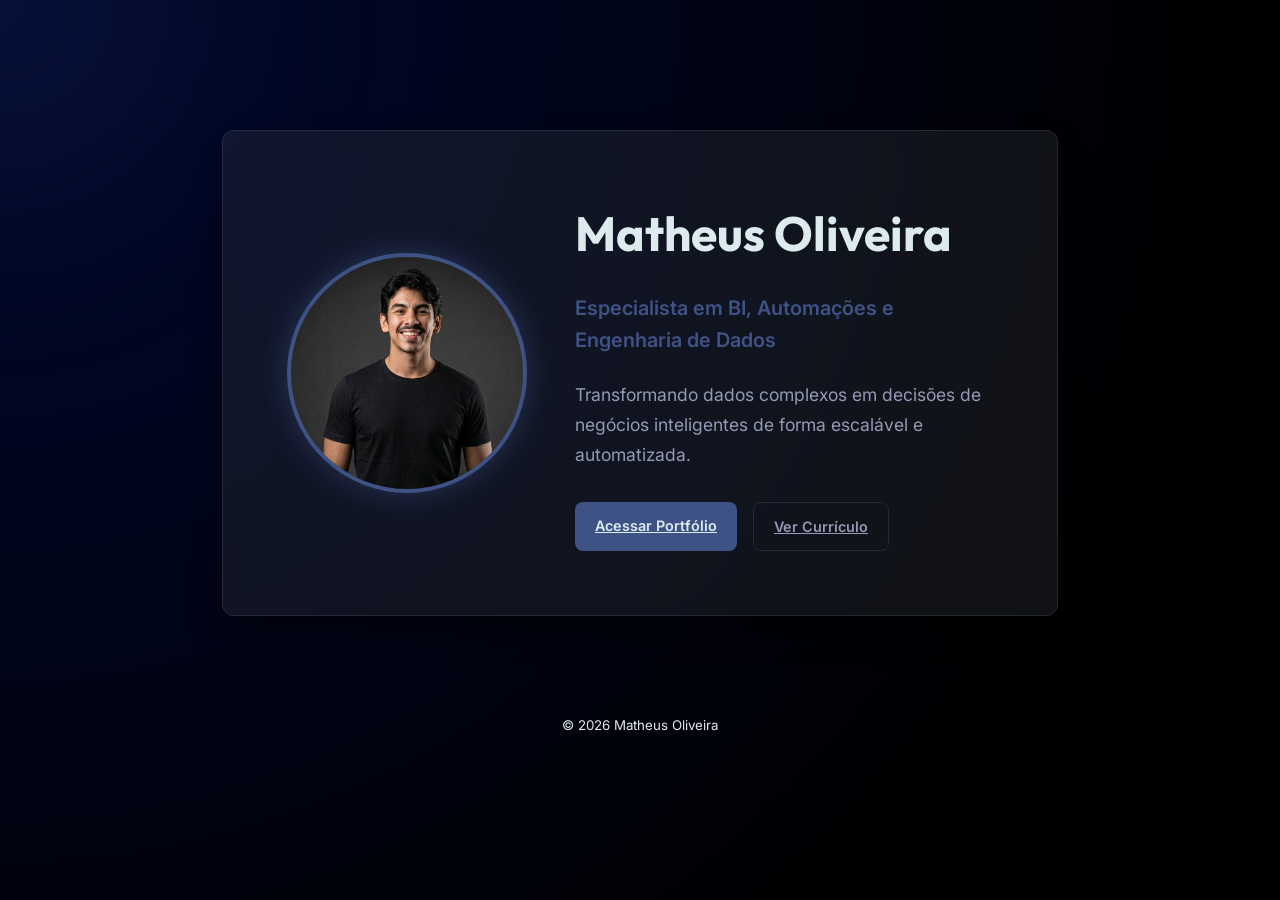
<file: index.html>
<!doctype html>
<html lang="pt-BR">

<head>
  <meta charset="utf-8" />
  <meta name="viewport" content="width=device-width,initial-scale=1" />
  <link rel="icon" type="image/svg+xml" href="favicon.svg">
  <title>Matheus Oliveira | Portfólio</title>
  <meta name="description" content="Especialista em BI, Automações com n8n e Engenharia de Dados." />
  <link rel="stylesheet" href="styles.css" />
</head>

<body class="landing-body">
  <div id="mouse-glow" class="mouse-glow"></div>
  <main class="landing-container">
    <div class="landing-card animate-in" id="tilt-card">
      <div class="profile-photo-wrapper">
        <img src="assets/WhatsApp%20Image%202026-06-13%20at%2011.17.36.jpeg" alt="Foto de Perfil de Matheus Oliveira" class="profile-photo" onerror="this.src='data:image/svg+xml;charset=UTF-8,%3Csvg xmlns=\'http://www.w3.org/2000/svg\' viewBox=\'0 0 24 24\' fill=\'%23DEEBEE\'%3E%3Cpath d=\'M12 12c2.21 0 4-1.79 4-4s-1.79-4-4-4-4 1.79-4 4 1.79 4 4 4zm0 2c-2.67 0-8 1.34-8 4v2h16v-2c0-2.66-5.33-4-8-4z\'/%3E%3C/svg%3E'; this.classList.add('fallback-icon');" />
      </div>
      
      <div class="profile-content">
        <h1 class="landing-title reveal">Matheus Oliveira</h1>
        <p class="landing-subtitle reveal delay-1">Especialista em BI, Automações e Engenharia de Dados</p>
        <p class="landing-description reveal delay-2">Transformando dados complexos em decisões de negócios inteligentes de forma escalável e automatizada.</p>
        
        <div class="landing-actions">
          <a href="portfolio.html" class="btn btn-primary">Acessar Portfólio</a>
          <a href="curriculo.html" class="btn btn-secondary">Ver Currículo</a>
        </div>
      </div>
    </div>
  </main>

  <footer class="site-footer" style="border:none; margin-top:0;">
    <div class="container">
      <small>© <span id="year"></span> Matheus Oliveira</small>
    </div>
  </footer>

  <script src="script.js" defer></script>
</body>

</html>
</file>
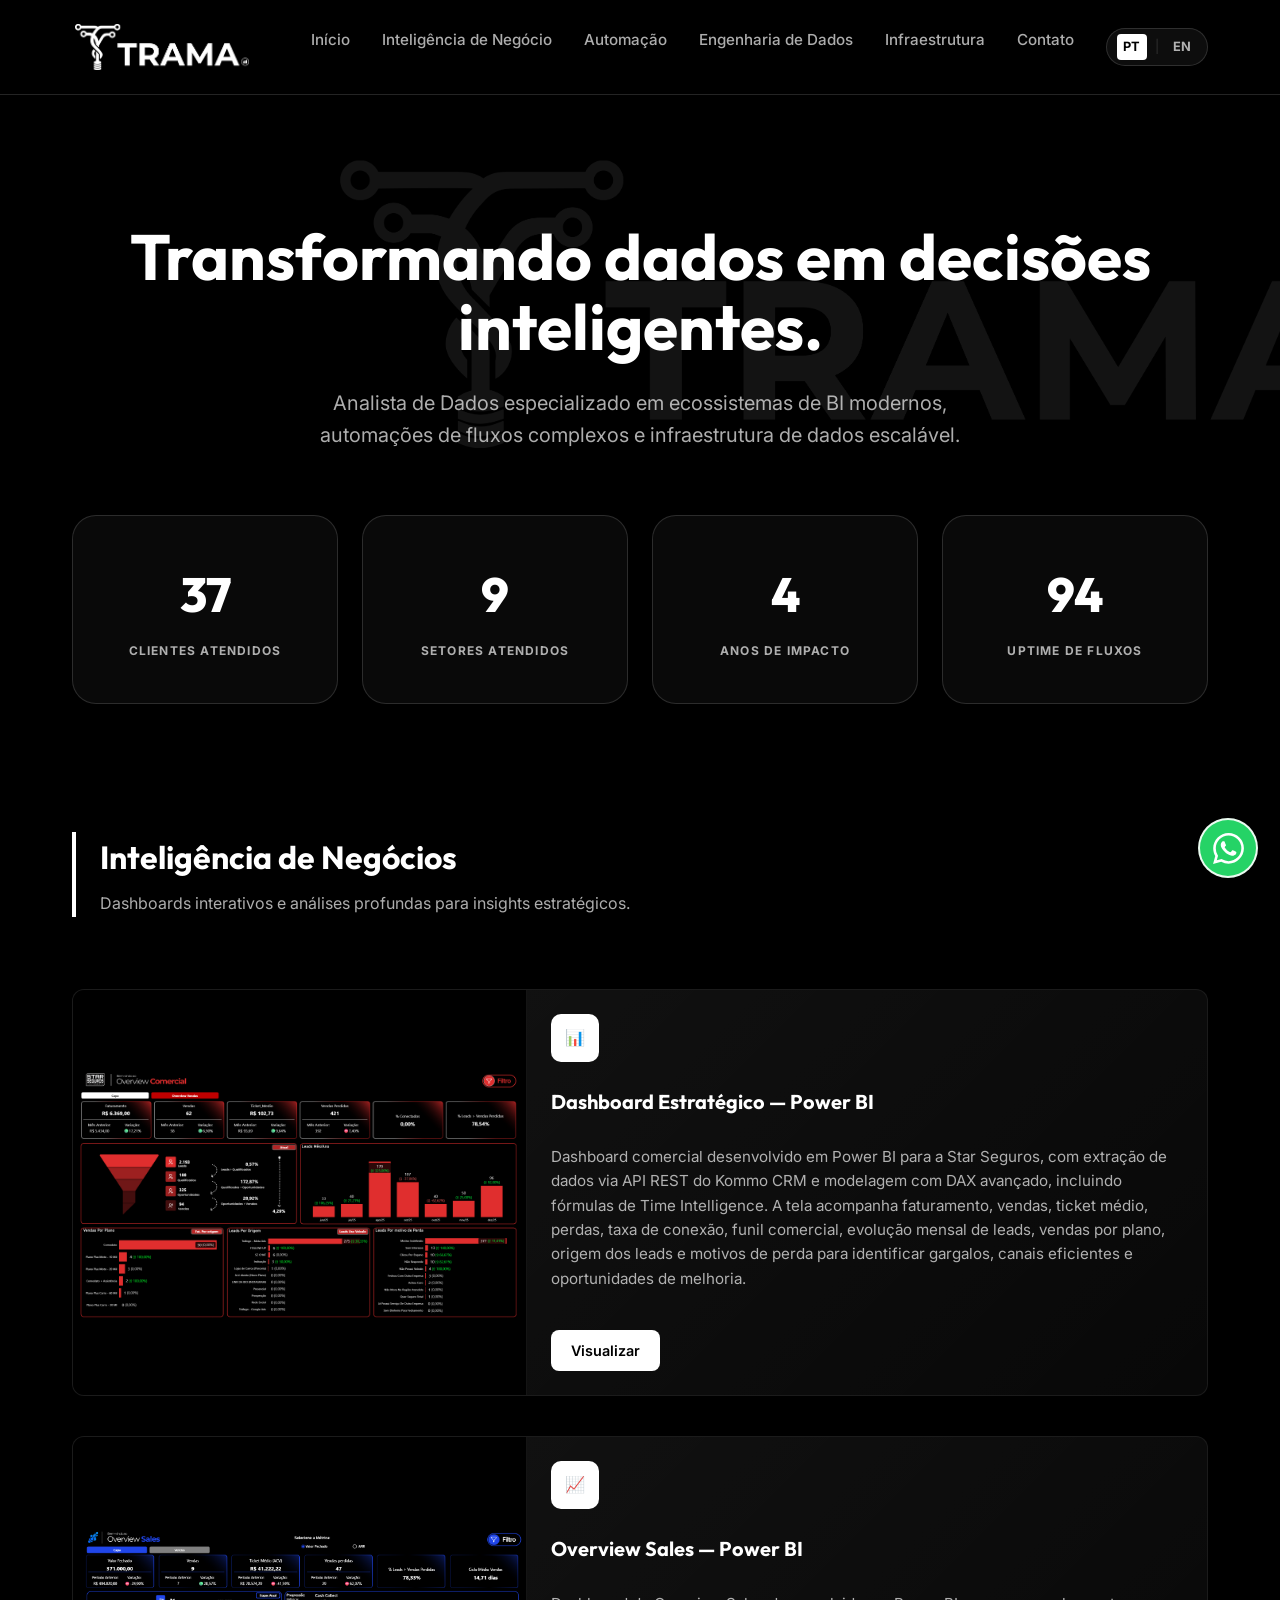
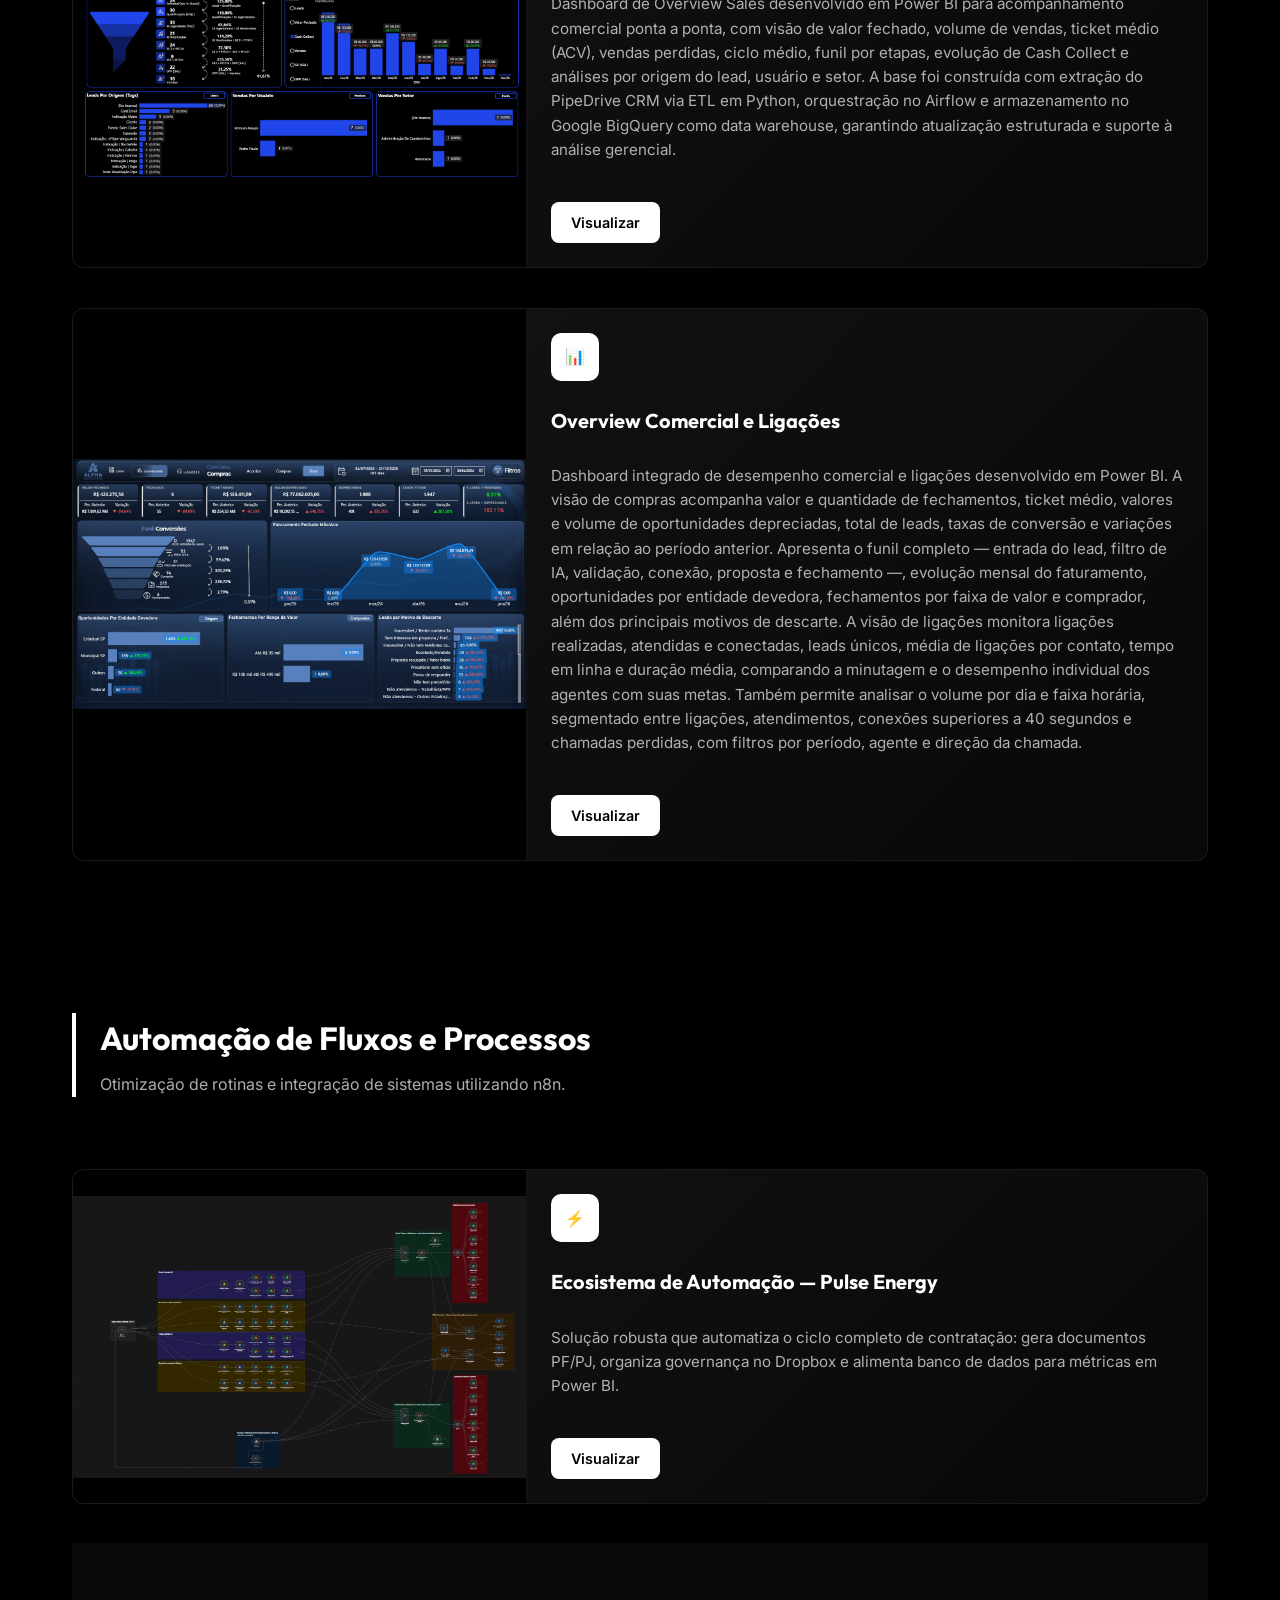
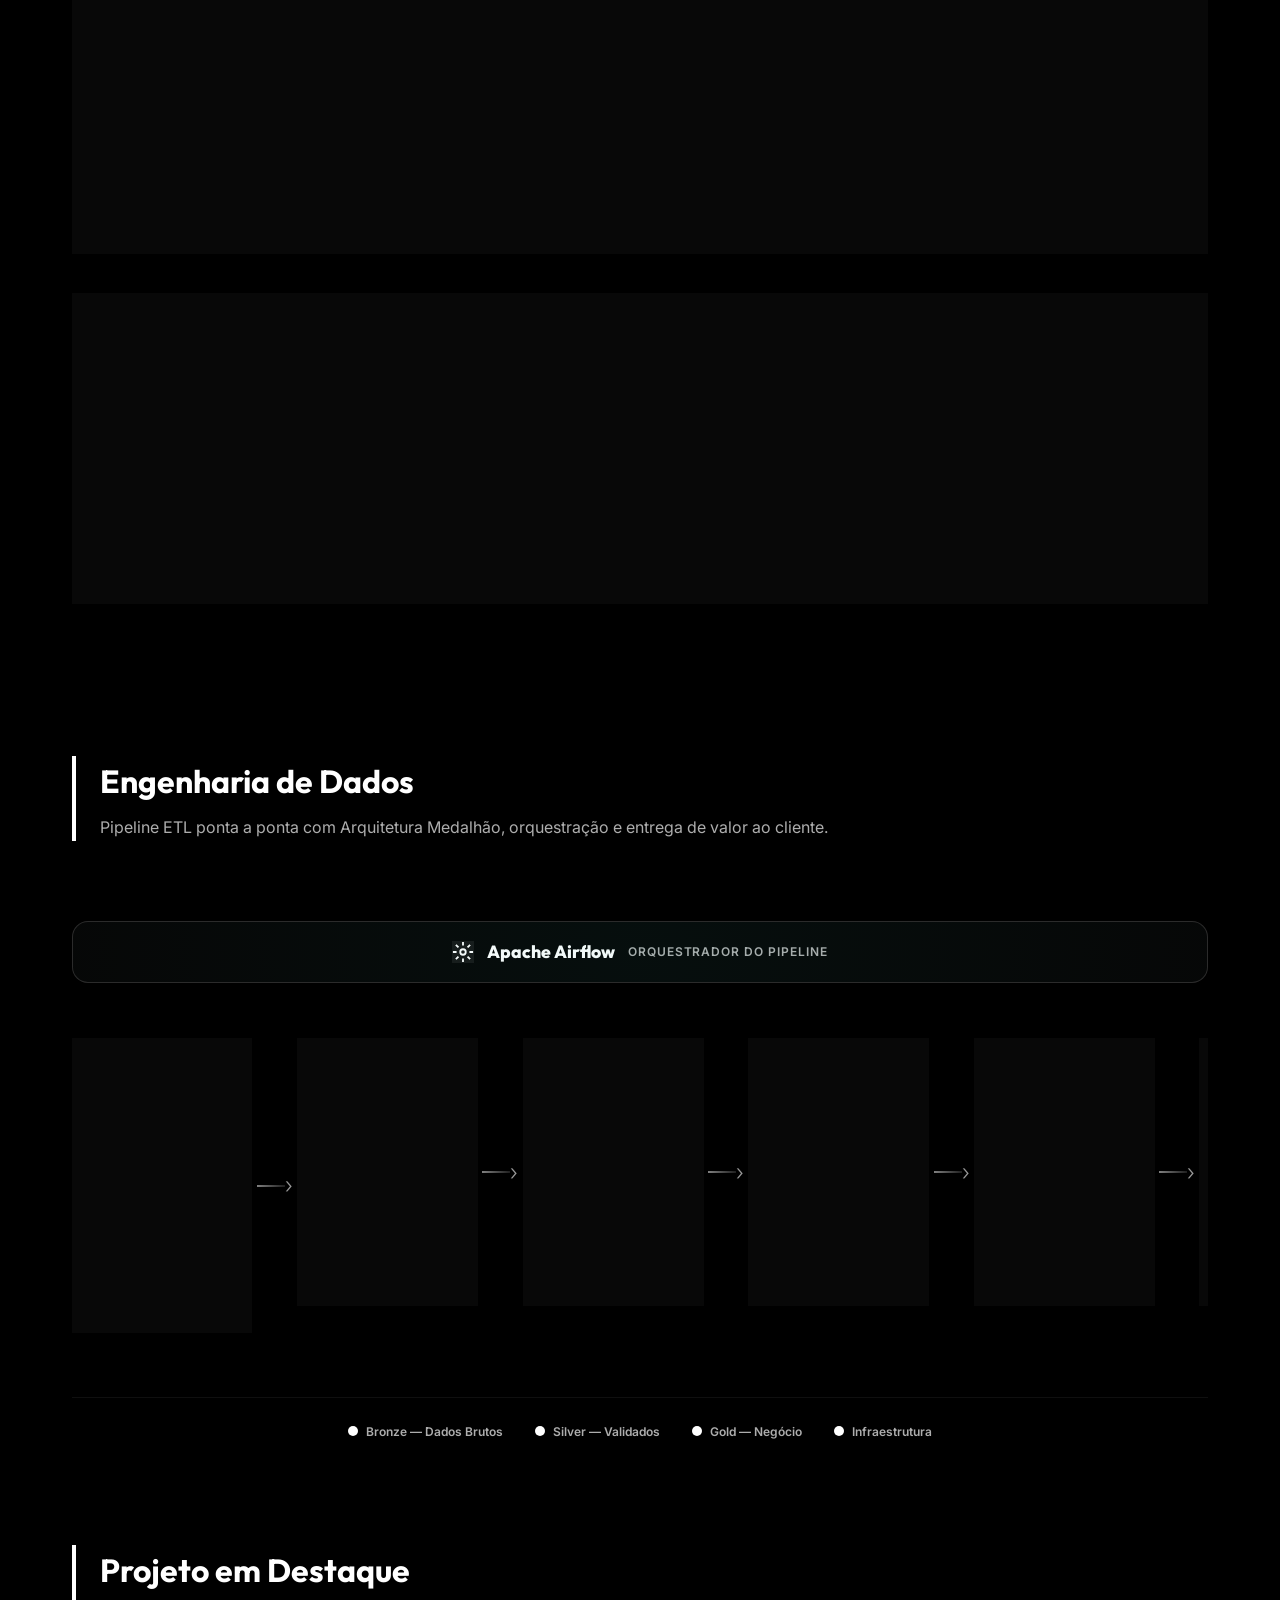
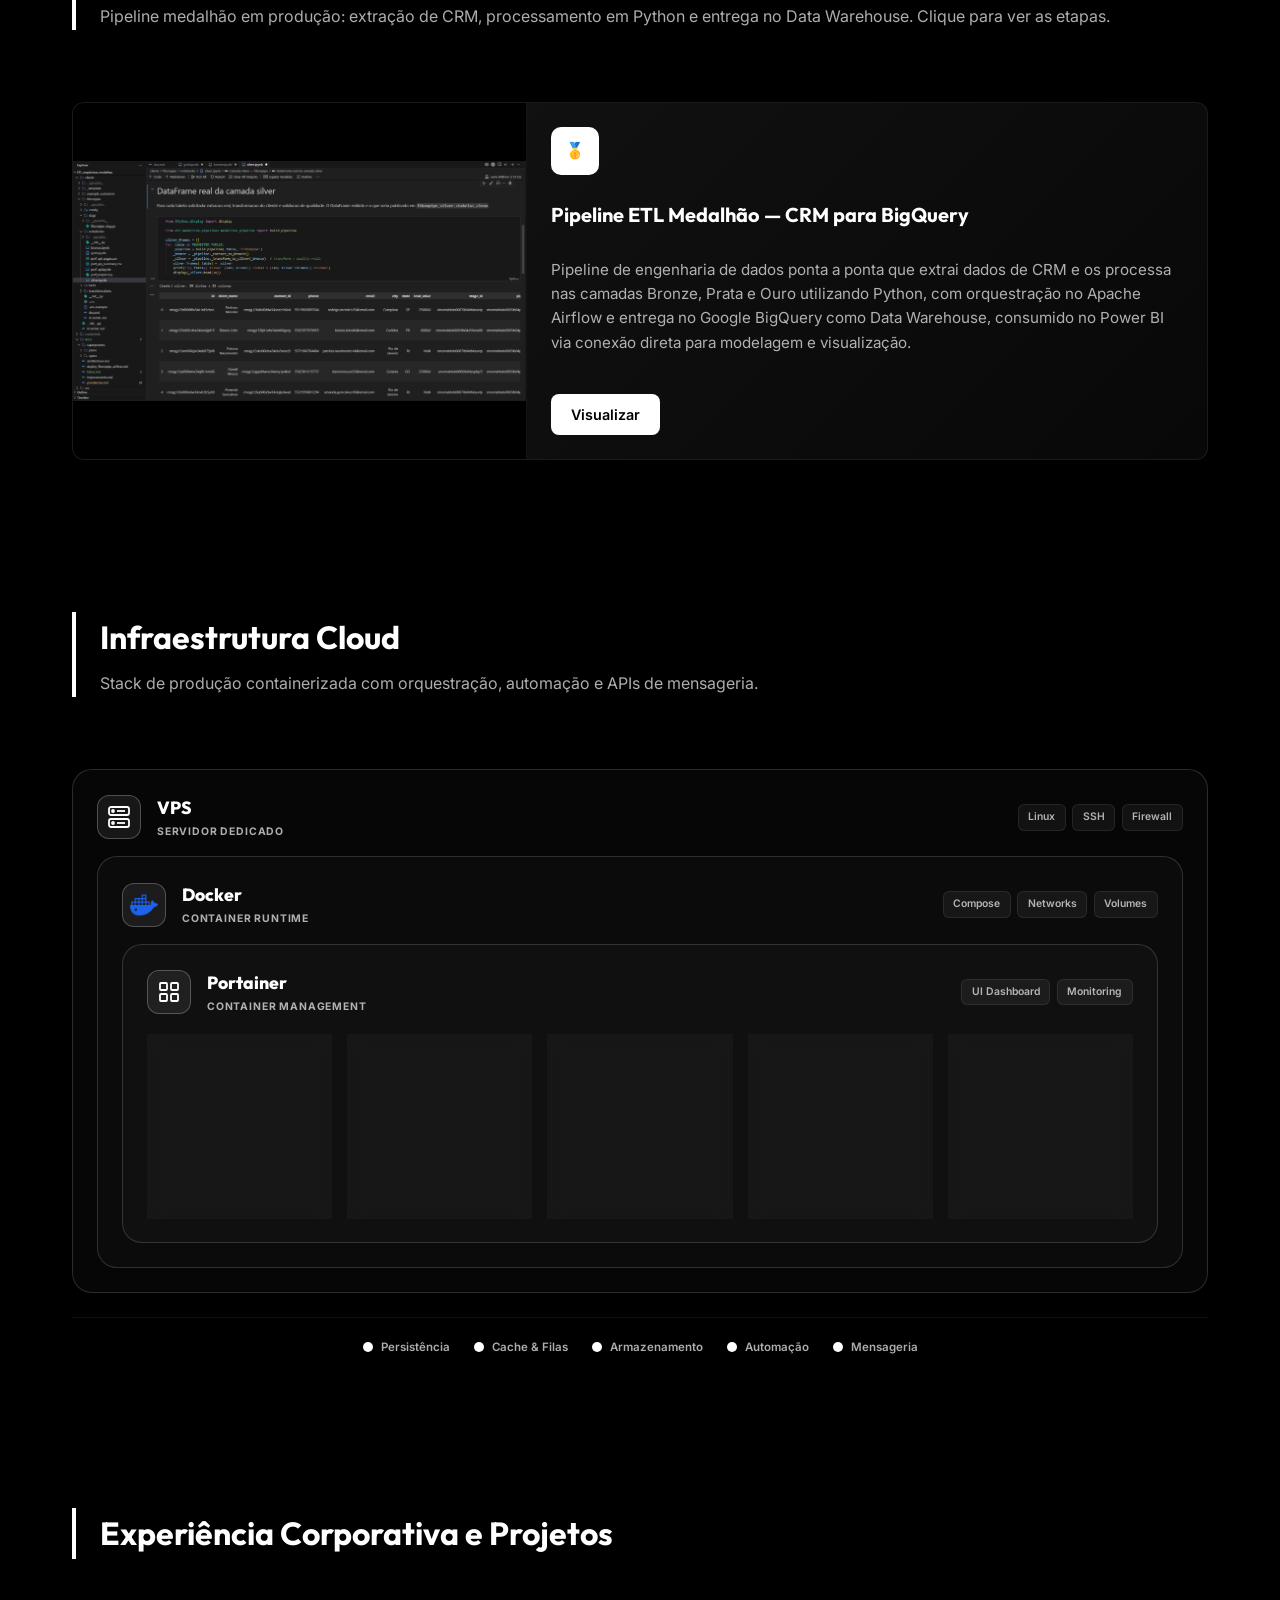
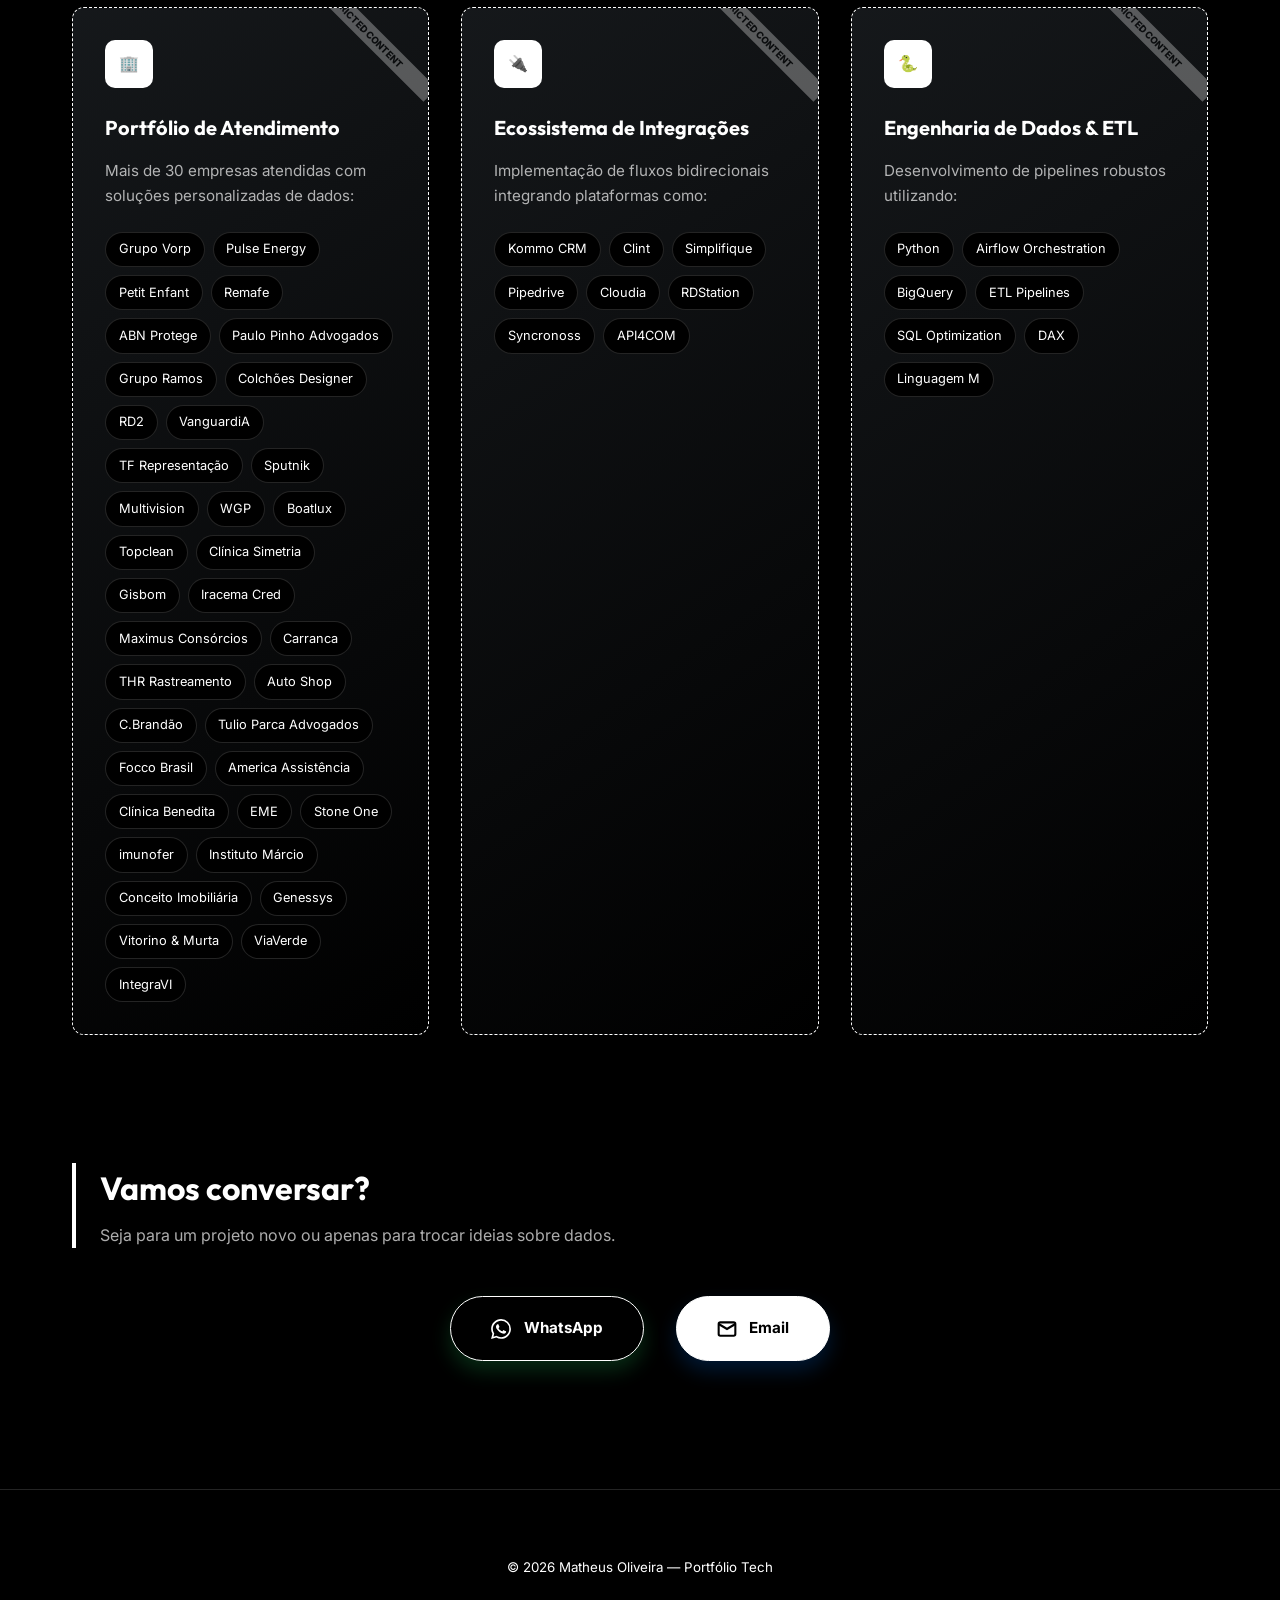
<file: trama/index.html>
<!doctype html>
<html lang="pt-BR">

<head>
  <meta charset="utf-8" />
  <meta name="viewport" content="width=device-width,initial-scale=1" />
  <base href="../">
  <link rel="icon" type="image/svg+xml" href="favicon.svg">
  <title>Matheus Oliveira | Portfólio</title>
  <meta name="description" content="Especialista em BI, Automações com n8n e Engenharia de Dados." />
  <link rel="stylesheet" href="styles.css" />
  <link rel="stylesheet" href="trama/trama.css?v=20260903-1" />
  <link rel="preconnect" href="https://app.powerbi.com" crossorigin />
  <link rel="dns-prefetch" href="https://app.powerbi.com" />
</head>

<body class="trama-page">
  <header class="site-header">
    <div class="container header-inner">
      <a class="logo trama-logo" href="/trama/#inicio" aria-label="TRAMA, início">
        <img src="assets/%5Bhorizontal%5D%20logo%20branco.png" alt="TRAMA">
      </a>
      <nav class="main-nav">
        <a href="/trama/#inicio" class="home-link">Início</a>
        <a href="/trama/#bi" data-i18n="nav_bi">Inteligência de Negócios</a>
        <a href="/trama/#n8n" data-i18n="nav_auto">Automação</a>
        <a href="/trama/#data" data-i18n="nav_data">Engenharia de Dados</a>
        <a href="/trama/#infra" data-i18n="nav_infra">Infraestrutura</a>
        <a href="/trama/#contato" data-i18n="nav_contact">Contato</a>
        <div class="lang-switch">
          <span class="lang-opt active" data-lang="pt">PT</span>
          <span class="lang-divider">|</span>
          <span class="lang-opt" data-lang="en">EN</span>
        </div>
      </nav>
    </div>
  </header>

  <main>
    <section id="inicio" class="hero">
      <div class="container">
        <h2 class="reveal delay-1" data-i18n="hero_title">Transformando dados em decisões inteligentes.</h2>
        <p class="reveal delay-2" data-i18n="hero_desc">Analista de Dados especializado em ecossistemas de BI modernos,
          automações de fluxos complexos e
          infraestrutura de dados escalável.</p>
      </div>
    </section>

    <!-- KPI Section Evolution -->
    <section class="kpis-area">
      <div class="container">
        <div class="kpi-section">
          <div class="kpi-card reveal">
            <span class="kpi-num" data-target="40">0</span>
            <span class="kpi-txt">Clientes Atendidos</span>
          </div>
          <div class="kpi-card reveal">
            <span class="kpi-num" data-target="10">0</span>
            <span class="kpi-txt">Setores Atendidos</span>
          </div>
          <div class="kpi-card reveal">
            <span class="kpi-num" data-target="5">0</span>
            <span class="kpi-txt">Anos de Impacto</span>
          </div>
          <div class="kpi-card reveal">
            <span class="kpi-num" data-target="99">0</span>
            <span class="kpi-txt">Uptime de Fluxos</span>
          </div>
        </div>
      </div>
    </section>

    <!-- Business Intelligence Section -->
    <section id="bi" class="projects-section">
      <div class="container">
        <div class="section-header reveal">
          <h3 data-i18n="bi_title">Inteligência de Negócios</h3>
          <p data-i18n="bi_desc">Dashboards interativos e análises profundas para insights estratégicos.</p>
        </div>
        <div id="bi-list" class="projects-grid">
          <div class="card placeholder-card reveal delay-1">
            <div class="card-icon">⏳</div>
            <h4 class="card-title" data-i18n="soon_title">Em breve...</h4>
            <p class="card-desc" data-i18n="bi_soon_desc">Novos dashboards e análises estratégicas estão sendo
              preparados.</p>
          </div>
        </div>
      </div>
    </section>

    <!-- Automation Section -->
    <section id="n8n" class="projects-section">
      <div class="container">
        <div class="section-header reveal">
          <h3 data-i18n="auto_title">Automação de Fluxos e Processos</h3>
          <p data-i18n="auto_desc">Otimização de rotinas e integração de sistemas utilizando n8n.</p>
        </div>
        <div id="n8n-list" class="projects-grid"></div>
      </div>
    </section>

    <!-- Data Architecture Section -->
    <section id="data" class="projects-section">
      <div class="container">
        <div class="section-header reveal">
          <h3 data-i18n="data_title">Engenharia de Dados</h3>
          <p data-i18n="data_desc">Pipeline ETL ponta a ponta com Arquitetura Medalhão, orquestração e entrega de valor
            ao cliente.</p>
        </div>

        <!-- Medallion Architecture Flowchart -->
        <div class="medallion-flow reveal">

          <!-- Orchestrator Banner -->
          <div class="flow-orchestrator">
            <div class="orch-icon">
              <svg width="22" height="22" viewBox="0 0 24 24" fill="none" stroke="currentColor" stroke-width="2">
                <circle cx="12" cy="12" r="3" />
                <path
                  d="M12 1v4M12 19v4M4.22 4.22l2.83 2.83M16.95 16.95l2.83 2.83M1 12h4M19 12h4M4.22 19.78l2.83-2.83M16.95 7.05l2.83-2.83" />
              </svg>
            </div>
            <span class="orch-label">Apache Airflow</span>
            <span class="orch-role">Orquestrador do Pipeline</span>
            <div class="orch-pulse"></div>
          </div>

          <!-- Flow Steps -->
          <div class="flow-track">

            <!-- Step 1: Data Sources -->
            <div class="flow-step" data-step="1">
              <div class="step-node source-node">
                <div class="step-icon-wrap source-wrap">
                  <svg width="26" height="26" viewBox="0 0 24 24" fill="none" stroke="currentColor" stroke-width="1.8">
                    <ellipse cx="12" cy="5" rx="9" ry="3" />
                    <path d="M21 5v6c0 1.66-4.03 3-9 3S3 12.66 3 11V5" />
                    <path d="M21 11v6c0 1.66-4.03 3-9 3s-9-1.34-9-3v-6" />
                  </svg>
                </div>
                <h4 class="step-title">Data Sources</h4>
                <div class="step-tags">
                  <span class="step-tag">APIs REST</span>
                  <span class="step-tag">ERPs/CRMs</span>
                  <span class="step-tag">CSV/Excel</span>
                  <span class="step-tag">Databases</span>
                </div>
                <p class="step-desc">Ingestão de múltiplas fontes de dados estruturados e semi-estruturados</p>
              </div>
              <div class="flow-connector">
                <div class="connector-line"></div>
                <div class="connector-arrow">›</div>
              </div>
            </div>

            <!-- Step 2: Bronze -->
            <div class="flow-step" data-step="2">
              <div class="step-node bronze-node">
                <div class="step-icon-wrap bronze-wrap">
                  <span class="medal-badge bronze-badge">1</span>
                  <svg width="26" height="26" viewBox="0 0 24 24" fill="none" stroke="currentColor" stroke-width="1.8">
                    <path d="M14 2H6a2 2 0 00-2 2v16a2 2 0 002 2h12a2 2 0 002-2V8z" />
                    <polyline points="14,2 14,8 20,8" />
                    <line x1="16" y1="13" x2="8" y2="13" />
                    <line x1="16" y1="17" x2="8" y2="17" />
                  </svg>
                </div>
                <h4 class="step-title">Bronze</h4>
                <span class="step-subtitle">Raw Layer</span>
                <div class="step-tags">
                  <span class="step-tag">Dados brutos</span>
                  <span class="step-tag">Schema-on-read</span>
                </div>
                <p class="step-desc">Cópia fiel das fontes sem transformação. Histórico imutável.</p>
              </div>
              <div class="flow-connector">
                <div class="connector-line"></div>
                <div class="connector-arrow">›</div>
              </div>
            </div>

            <!-- Step 3: Silver -->
            <div class="flow-step" data-step="3">
              <div class="step-node silver-node">
                <div class="step-icon-wrap silver-wrap">
                  <span class="medal-badge silver-badge">2</span>
                  <svg width="26" height="26" viewBox="0 0 24 24" fill="none" stroke="currentColor" stroke-width="1.8">
                    <path d="M22 11.08V12a10 10 0 11-5.93-9.14" />
                    <polyline points="22,4 12,14.01 9,11.01" />
                  </svg>
                </div>
                <h4 class="step-title">Silver</h4>
                <span class="step-subtitle">Validated Layer</span>
                <div class="step-tags">
                  <span class="step-tag">Limpeza</span>
                  <span class="step-tag">Validação</span>
                  <span class="step-tag">Tipagem</span>
                </div>
                <p class="step-desc">Dados limpos, validados e padronizados. Regras de qualidade aplicadas.</p>
              </div>
              <div class="flow-connector">
                <div class="connector-line"></div>
                <div class="connector-arrow">›</div>
              </div>
            </div>

            <!-- Step 4: Gold -->
            <div class="flow-step" data-step="4">
              <div class="step-node gold-node">
                <div class="step-icon-wrap gold-wrap">
                  <span class="medal-badge gold-badge">3</span>
                  <svg width="26" height="26" viewBox="0 0 24 24" fill="none" stroke="currentColor" stroke-width="1.8">
                    <polygon
                      points="12,2 15.09,8.26 22,9.27 17,14.14 18.18,21.02 12,17.77 5.82,21.02 7,14.14 2,9.27 8.91,8.26" />
                  </svg>
                </div>
                <h4 class="step-title">Gold</h4>
                <span class="step-subtitle">Business Layer</span>
                <div class="step-tags">
                  <span class="step-tag">KPIs</span>
                  <span class="step-tag">Métricas</span>
                  <span class="step-tag">Agregações</span>
                </div>
                <p class="step-desc">Modelos dimensionais prontos para consumo. Métricas de negócio calculadas.</p>
              </div>
              <div class="flow-connector">
                <div class="connector-line"></div>
                <div class="connector-arrow">›</div>
              </div>
            </div>

            <!-- Step 5: BigQuery DW -->
            <div class="flow-step" data-step="5">
              <div class="step-node bq-node">
                <div class="step-icon-wrap bq-wrap">
                  <svg width="26" height="26" viewBox="0 0 24 24" fill="none" stroke="currentColor" stroke-width="1.8">
                    <path d="M4 6l8-4 8 4v12l-8 4-8-4z" />
                    <path d="M4 6l8 4 8-4" />
                    <path d="M12 10v12" />
                  </svg>
                </div>
                <h4 class="step-title">BigQuery</h4>
                <span class="step-subtitle">Data Warehouse</span>
                <div class="step-tags">
                  <span class="step-tag">Google Cloud</span>
                  <span class="step-tag">SQL Analytics</span>
                </div>
                <p class="step-desc">Armazém central escalável. Consultas analíticas de alto desempenho.</p>
              </div>
              <div class="flow-connector">
                <div class="connector-line"></div>
                <div class="connector-arrow">›</div>
              </div>
            </div>

            <!-- Step 6: Power BI -->
            <div class="flow-step" data-step="6">
              <div class="step-node pbi-node">
                <div class="step-icon-wrap pbi-wrap">
                  <svg width="26" height="26" viewBox="0 0 24 24" fill="none" stroke="currentColor" stroke-width="1.8">
                    <rect x="3" y="12" width="4" height="9" rx="1" />
                    <rect x="10" y="7" width="4" height="14" rx="1" />
                    <rect x="17" y="3" width="4" height="18" rx="1" />
                  </svg>
                </div>
                <h4 class="step-title">Power BI</h4>
                <span class="step-subtitle">Data Visualization</span>
                <div class="step-tags">
                  <span class="step-tag">DAX</span>
                  <span class="step-tag">Dashboards</span>
                  <span class="step-tag">Storytelling</span>
                </div>
                <p class="step-desc">Visualizações interativas e relatórios estratégicos com modelagem DAX.</p>
              </div>
              <div class="flow-connector">
                <div class="connector-line"></div>
                <div class="connector-arrow">›</div>
              </div>
            </div>

            <!-- Step 7: Client -->
            <div class="flow-step" data-step="7">
              <div class="step-node client-node">
                <div class="step-icon-wrap client-wrap">
                  <svg width="26" height="26" viewBox="0 0 24 24" fill="none" stroke="currentColor" stroke-width="1.8">
                    <path d="M17 21v-2a4 4 0 00-4-4H5a4 4 0 00-4 4v2" />
                    <circle cx="9" cy="7" r="4" />
                    <path d="M23 21v-2a4 4 0 00-3-3.87" />
                    <path d="M16 3.13a4 4 0 010 7.75" />
                  </svg>
                </div>
                <h4 class="step-title">Cliente</h4>
                <span class="step-subtitle">Decisão Estratégica</span>
                <div class="step-tags">
                  <span class="step-tag">Insights</span>
                  <span class="step-tag">Ações</span>
                </div>
                <p class="step-desc">Entrega de valor: insights acionáveis para tomada de decisão executiva.</p>
              </div>
            </div>

          </div><!-- /flow-track -->

          <!-- Flow Legend -->
          <div class="flow-legend">
            <div class="legend-item">
              <span class="legend-dot" style="background: #cd7f32;"></span>
              <span>Bronze — Dados Brutos</span>
            </div>
            <div class="legend-item">
              <span class="legend-dot" style="background: #b0b8c9;"></span>
              <span>Silver — Validados</span>
            </div>
            <div class="legend-item">
              <span class="legend-dot" style="background: #ffd700;"></span>
              <span>Gold — Negócio</span>
            </div>
            <div class="legend-item">
              <span class="legend-dot" style="background: var(--accent-bright, #8ea8ff);"></span>
              <span>Infraestrutura</span>
            </div>
          </div>

        </div><!-- /medallion-flow -->

        <!-- Featured Data Engineering Project -->
        <div class="section-header section-subheader reveal">
          <h3 data-i18n="data_project_title">Projeto em Destaque</h3>
          <p data-i18n="data_project_desc">Pipeline medalhão em produção: extração de CRM, processamento em Python
            e entrega no Data Warehouse. Clique para ver as etapas.</p>
        </div>
        <div id="data-list" class="projects-grid"></div>

      </div>
    </section>

    <!-- Infrastructure Section -->
    <section id="infra" class="projects-section">
      <div class="container">
        <div class="section-header reveal">
          <h3 data-i18n="infra_title">Infraestrutura Cloud</h3>
          <p data-i18n="infra_desc">Stack de produção containerizada com orquestração, automação e APIs de mensageria.
          </p>
        </div>

        <div class="infra-flow reveal">

          <!-- Layer 1: VPS -->
          <div class="infra-layer vps-layer">
            <div class="layer-header">
              <div class="layer-icon-wrap vps-icon-wrap">
                <svg width="24" height="24" viewBox="0 0 24 24" fill="none" stroke="currentColor" stroke-width="1.8">
                  <rect x="2" y="2" width="20" height="8" rx="2" />
                  <rect x="2" y="14" width="20" height="8" rx="2" />
                  <circle cx="6" cy="6" r="1" fill="currentColor" />
                  <circle cx="6" cy="18" r="1" fill="currentColor" />
                  <line x1="10" y1="6" x2="18" y2="6" />
                  <line x1="10" y1="18" x2="18" y2="18" />
                </svg>
              </div>
              <div class="layer-title-group">
                <h4 class="layer-title">VPS</h4>
                <span class="layer-subtitle">Servidor Dedicado</span>
              </div>
              <div class="layer-tags">
                <span class="infra-tag">Linux</span>
                <span class="infra-tag">SSH</span>
                <span class="infra-tag">Firewall</span>
              </div>
            </div>

            <!-- Layer 2: Docker -->
            <div class="infra-layer docker-layer">
              <div class="layer-header">
                <div class="layer-icon-wrap docker-icon-wrap">
                  <img src="assets/social.png" alt="Docker" width="28" height="28" style="object-fit: contain;">
                </div>
                <div class="layer-title-group">
                  <h4 class="layer-title">Docker</h4>
                  <span class="layer-subtitle">Container Runtime</span>
                </div>
                <div class="layer-tags">
                  <span class="infra-tag">Compose</span>
                  <span class="infra-tag">Networks</span>
                  <span class="infra-tag">Volumes</span>
                </div>
              </div>

              <!-- Layer 3: Portainer -->
              <div class="infra-layer portainer-layer">
                <div class="layer-header">
                  <div class="layer-icon-wrap portainer-icon-wrap">
                    <svg width="24" height="24" viewBox="0 0 24 24" fill="none" stroke="currentColor"
                      stroke-width="1.8">
                      <rect x="3" y="3" width="7" height="7" rx="1" />
                      <rect x="14" y="3" width="7" height="7" rx="1" />
                      <rect x="3" y="14" width="7" height="7" rx="1" />
                      <rect x="14" y="14" width="7" height="7" rx="1" />
                    </svg>
                  </div>
                  <div class="layer-title-group">
                    <h4 class="layer-title">Portainer</h4>
                    <span class="layer-subtitle">Container Management</span>
                  </div>
                  <div class="layer-tags">
                    <span class="infra-tag">UI Dashboard</span>
                    <span class="infra-tag">Monitoring</span>
                  </div>
                </div>

                <!-- Services Grid -->
                <div class="infra-services">

                  <div class="service-card postgres-service">
                    <div class="service-icon-wrap postgres-icon">
                      <svg width="22" height="22" viewBox="0 0 24 24" fill="none" stroke="currentColor"
                        stroke-width="1.8">
                        <ellipse cx="12" cy="5" rx="9" ry="3" />
                        <path d="M21 5v6c0 1.66-4.03 3-9 3S3 12.66 3 11V5" />
                        <path d="M21 11v6c0 1.66-4.03 3-9 3s-9-1.34-9-3v-6" />
                      </svg>
                    </div>
                    <h5 class="service-name">PostgreSQL</h5>
                    <span class="service-role">Database</span>
                    <div class="service-tags">
                      <span>Relacional</span>
                      <span>ACID</span>
                    </div>
                  </div>

                  <div class="service-card redis-service">
                    <div class="service-icon-wrap redis-icon">
                      <svg width="22" height="22" viewBox="0 0 24 24" fill="none" stroke="currentColor"
                        stroke-width="1.8">
                        <polygon points="13,2 3,14 12,14 11,22 21,10 12,10" />
                      </svg>
                    </div>
                    <h5 class="service-name">Redis</h5>
                    <span class="service-role">Cache & Queue</span>
                    <div class="service-tags">
                      <span>In-Memory</span>
                      <span>Pub/Sub</span>
                    </div>
                  </div>

                  <div class="service-card minio-service">
                    <div class="service-icon-wrap minio-icon">
                      <svg width="22" height="22" viewBox="0 0 24 24" fill="none" stroke="currentColor"
                        stroke-width="1.8">
                        <path d="M4 6l8-4 8 4v12l-8 4-8-4z" />
                        <path d="M4 6l8 4 8-4" />
                        <path d="M12 10v12" />
                      </svg>
                    </div>
                    <h5 class="service-name">MinIO</h5>
                    <span class="service-role">Object Storage</span>
                    <div class="service-tags">
                      <span>S3-Compatible</span>
                      <span>Buckets</span>
                    </div>
                  </div>

                  <div class="service-card n8n-service">
                    <div class="service-icon-wrap n8n-icon">
                      <svg width="22" height="22" viewBox="0 0 24 24" fill="none" stroke="currentColor"
                        stroke-width="1.8">
                        <circle cx="5" cy="12" r="3" />
                        <circle cx="19" cy="6" r="3" />
                        <circle cx="19" cy="18" r="3" />
                        <line x1="8" y1="12" x2="16" y2="6" />
                        <line x1="8" y1="12" x2="16" y2="18" />
                      </svg>
                    </div>
                    <h5 class="service-name">N8N</h5>
                    <span class="service-role">Automation Engine</span>
                    <div class="service-tags">
                      <span>Workflows</span>
                      <span>APIs</span>
                    </div>
                  </div>

                  <div class="service-card evolution-service">
                    <div class="service-icon-wrap evolution-icon">
                      <svg width="22" height="22" viewBox="0 0 24 24" fill="none" stroke="currentColor"
                        stroke-width="1.8">
                        <path d="M21 15a2 2 0 01-2 2H7l-4 4V5a2 2 0 012-2h14a2 2 0 012 2z" />
                      </svg>
                    </div>
                    <h5 class="service-name">Evolution API</h5>
                    <span class="service-role">WhatsApp Gateway</span>
                    <div class="service-tags">
                      <span>Mensageria</span>
                      <span>Webhooks</span>
                    </div>
                  </div>

                </div><!-- /infra-services -->

              </div><!-- /portainer-layer -->
            </div><!-- /docker-layer -->
          </div><!-- /vps-layer -->

          <!-- Connection indicators -->
          <div class="infra-connections">
            <div class="conn-item">
              <span class="conn-dot" style="background: #336791;"></span>
              <span>Persistência</span>
            </div>
            <div class="conn-item">
              <span class="conn-dot" style="background: #dc382d;"></span>
              <span>Cache & Filas</span>
            </div>
            <div class="conn-item">
              <span class="conn-dot" style="background: #c72c48;"></span>
              <span>Armazenamento</span>
            </div>
            <div class="conn-item">
              <span class="conn-dot" style="background: #ff6d5a;"></span>
              <span>Automação</span>
            </div>
            <div class="conn-item">
              <span class="conn-dot" style="background: #25d366;"></span>
              <span>Mensageria</span>
            </div>
          </div>

        </div><!-- /infra-flow -->
      </div>
    </section>

    <!-- Confidential Projects Section -->
    <section id="confidential" class="projects-section">
      <div class="container">
        <div class="section-header reveal">
          <h3 data-i18n="conf_title">Experiência Corporativa e Projetos</h3>
        </div>

        <div class="confidential-grid">
          <div class="confidential-card reveal delay-1">
            <div class="card-icon">🏢</div>
            <h4 class="card-title" data-i18n="conf_card1_title">Portfólio de Atendimento</h4>
            <p class="card-desc" data-i18n="conf_card1_desc">Mais de 30 empresas atendidas com soluções personalizadas
              de dados:</p>
            <div class="tag-cloud">
              <span>Grupo Vorp</span><span>Pulse Energy</span><span>Petit Enfant</span><span>Remafe</span><span>ABN
                Protege</span><span>Paulo Pinho Advogados</span><span>Grupo Ramos</span><span>Colchões
                Designer</span><span>RD2</span><span>VanguardiA</span><span>TF
                Representação</span><span>Sputnik</span><span>Multivision</span><span>WGP</span><span>Boatlux</span><span>Topclean</span><span>Clínica
                Simetria</span><span>Gisbom</span><span>Iracema Cred</span><span>Maximus
                Consórcios</span><span>Carranca</span><span>THR Rastreamento</span><span>Auto
                Shop</span><span>C.Brandão</span><span>Tulio Parca Advogados</span><span>Focco
                Brasil</span><span>America Assistência</span><span>Clínica Benedita</span><span>EME</span><span>Stone
                One</span><span>imunofer</span><span>Instituto Márcio</span><span>Conceito
                Imobiliária</span><span>Genessys</span><span>Vitorino &
                Murta</span><span>ViaVerde</span><span>IntegraVI</span>
            </div>
          </div>

          <div class="confidential-card reveal delay-2">
            <div class="card-icon">🔌</div>
            <h4 class="card-title" data-i18n="conf_card2_title">Ecossistema de Integrações</h4>
            <p class="card-desc" data-i18n="conf_card2_desc">Implementação de fluxos bidirecionais integrando
              plataformas como:</p>
            <div class="tag-cloud">
              <span>Kommo
                CRM</span><span>Clint</span><span>Simplifique</span><span>Pipedrive</span><span>Cloudia</span><span>RDStation</span><span>Syncronoss</span><span>API4COM</span>
            </div>
          </div>

          <div class="confidential-card reveal delay-3">
            <div class="card-icon">🐍</div>
            <h4 class="card-title" data-i18n="conf_card3_title">Engenharia de Dados & ETL</h4>
            <p class="card-desc" data-i18n="conf_card3_desc">Desenvolvimento de pipelines robustos utilizando:</p>
            <div class="tag-cloud">
              <span>Python</span><span>Airflow Orchestration</span><span>BigQuery</span><span>ETL
                Pipelines</span><span>SQL Optimization</span><span>DAX</span><span>Linguagem M</span>
            </div>
          </div>
        </div>
      </div>
    </section>

    <section id="contato" class="projects-section">
      <div class="container">
        <div class="section-header reveal">
          <h3 data-i18n="contact_title">Vamos conversar?</h3>
          <p data-i18n="contact_desc">Seja para um projeto novo ou apenas para trocar ideias sobre dados.</p>
        </div>
        <div class="contact-options reveal delay-1">
          <a href="https://wa.me/5585994447394?text=Olá%20Matheus,%20vi%20seu%20portfólio%20e%20gostaria%20de%20entrar%20em%20contato"
            target="_blank" class="contact-button whatsapp">
            <svg width="20" height="20" fill="currentColor" viewBox="0 0 24 24">
              <path
                d="M17.472 14.382c-.297-.149-1.758-.867-2.03-.967-.273-.099-.471-.148-.67.15-.197.297-.767.966-.94 1.164-.173.199-.347.223-.644.075-.297-.15-1.255-.463-2.39-1.475-.883-.788-1.48-1.761-1.653-2.059-.173-.297-.018-.458.13-.606.134-.133.298-.347.446-.52.149-.174.198-.298.298-.497.099-.198.05-.371-.025-.52-.075-.149-.669-1.612-.916-2.207-.242-.579-.487-.5-.669-.51-.173-.008-.371-.01-.57-.01-.198 0-.52.074-.792.372-.272.297-1.04 1.016-1.04 2.479 0 1.462 1.065 2.875 1.213 3.074.149.198 2.096 3.2 5.077 4.487.709.306 1.262.489 1.694.625.712.227 1.36.195 1.871.118.571-.085 1.758-.719 2.006-1.413.248-.694.248-1.289.173-1.413-.074-.124-.272-.198-.57-.347m-5.421 7.403h-.004a9.87 9.87 0 01-5.031-1.378l-.361-.214-3.741.982.998-3.648-.235-.374a9.86 9.86 0 01-1.51-5.26c.001-5.45 4.436-9.884 9.888-9.884 2.64 0 5.122 1.03 6.988 2.898a9.825 9.825 0 012.893 6.994c-.003 5.45-4.437 9.884-9.885 9.884m8.413-18.297A11.815 11.815 0 0012.05 0C5.495 0 .16 5.335.157 11.892c0 2.096.547 4.142 1.588 5.945L.057 24l6.305-1.654a11.882 11.882 0 005.683 1.448h.005c6.554 0 11.890-5.335 11.893-11.893a11.821 11.821 0 00-3.48-8.413Z" />
            </svg>
            WhatsApp
          </a>
          <a href="mailto:matheus.oliveira6842@gmail.com" target="_blank" class="contact-button email">
            <svg width="20" height="20" fill="none" stroke="currentColor" stroke-width="2.5" viewBox="0 0 24 24">
              <path d="M4 4h16c1.1 0 2 .9 2 2v12c0 1.1-.9 2-2 2H4c-1.1 0-2-.9-2-2V6c0-1.1.9-2 2-2z" />
              <polyline points="22,6 12,12 2,6" />
            </svg>
            Email
          </a>
        </div>
      </div>
    </section>
  </main>

  <footer class="site-footer">
    <div class="container">
      <small>© <span id="year"></span> Matheus Oliveira — <span data-i18n="footer">Portfólio</span></small>
    </div>
  </footer>

  <!-- Modal Global para Visualização -->
  <a class="whatsapp-float"
    href="https://wa.me/5585992902582?text=Ol%C3%A1%2C%20vim%20pelo%20site%20da%20TRAMA%20e%20gostaria%20de%20mais%20informa%C3%A7%C3%B5es."
    target="_blank" rel="noopener noreferrer" aria-label="Falar com a TRAMA pelo WhatsApp"
    title="Fale com a TRAMA pelo WhatsApp">
    <svg aria-hidden="true" viewBox="0 0 24 24">
      <path
        d="M17.472 14.382c-.297-.149-1.758-.867-2.03-.967-.273-.099-.471-.148-.67.15-.197.297-.767.966-.94 1.164-.173.199-.347.223-.644.075-.297-.15-1.255-.463-2.39-1.475-.883-.788-1.48-1.761-1.653-2.059-.173-.297-.018-.458.13-.606.134-.133.298-.347.446-.52.149-.174.198-.298.298-.497.099-.198.05-.371-.025-.52-.075-.149-.669-1.612-.916-2.207-.242-.579-.487-.5-.669-.51-.173-.008-.371-.01-.57-.01-.198 0-.52.074-.792.372-.272.297-1.04 1.016-1.04 2.479 0 1.462 1.065 2.875 1.213 3.074.149.198 2.096 3.2 5.077 4.487.709.306 1.262.489 1.694.625.712.227 1.36.195 1.871.118.571-.085 1.758-.719 2.006-1.413.248-.694.248-1.289.173-1.413-.074-.124-.272-.198-.57-.347m-5.421 7.403h-.004a9.87 9.87 0 01-5.031-1.378l-.361-.214-3.741.982.998-3.648-.235-.374a9.86 9.86 0 01-1.51-5.26c.001-5.45 4.436-9.884 9.888-9.884 2.64 0 5.122 1.03 6.988 2.898a9.825 9.825 0 012.893 6.994c-.003 5.45-4.437 9.884-9.885 9.884m8.413-18.297A11.815 11.815 0 0012.05 0C5.495 0 .16 5.335.157 11.892c0 2.096.547 4.142 1.588 5.945L.057 24l6.305-1.654a11.882 11.882 0 005.683 1.448h.005c6.554 0 11.89-5.335 11.893-11.893a11.821 11.821 0 00-3.48-8.413Z" />
    </svg>
  </a>

  <div id="preview-modal" class="modal hidden" role="dialog" aria-hidden="true">
    <div class="modal-backdrop" data-close="true"></div>
    <div class="modal-content">
      <button class="modal-close" aria-label="Fechar" data-close="true">&times;</button>
      <h4 id="modal-title"></h4>
      <div id="modal-body" class="modal-body"></div>
      <div class="modal-actions">
        <button id="copy-embed" class="btn btn-primary" data-i18n="btn_copy">Copiar Código</button>
        <a id="open-new" class="btn btn-secondary" target="_blank" rel="noopener" data-i18n="btn_fullscreen">Ver
          Fullscreen</a>
      </div>
    </div>
  </div>

  <script src="script.js" defer></script>
</body>

</html>
</file>
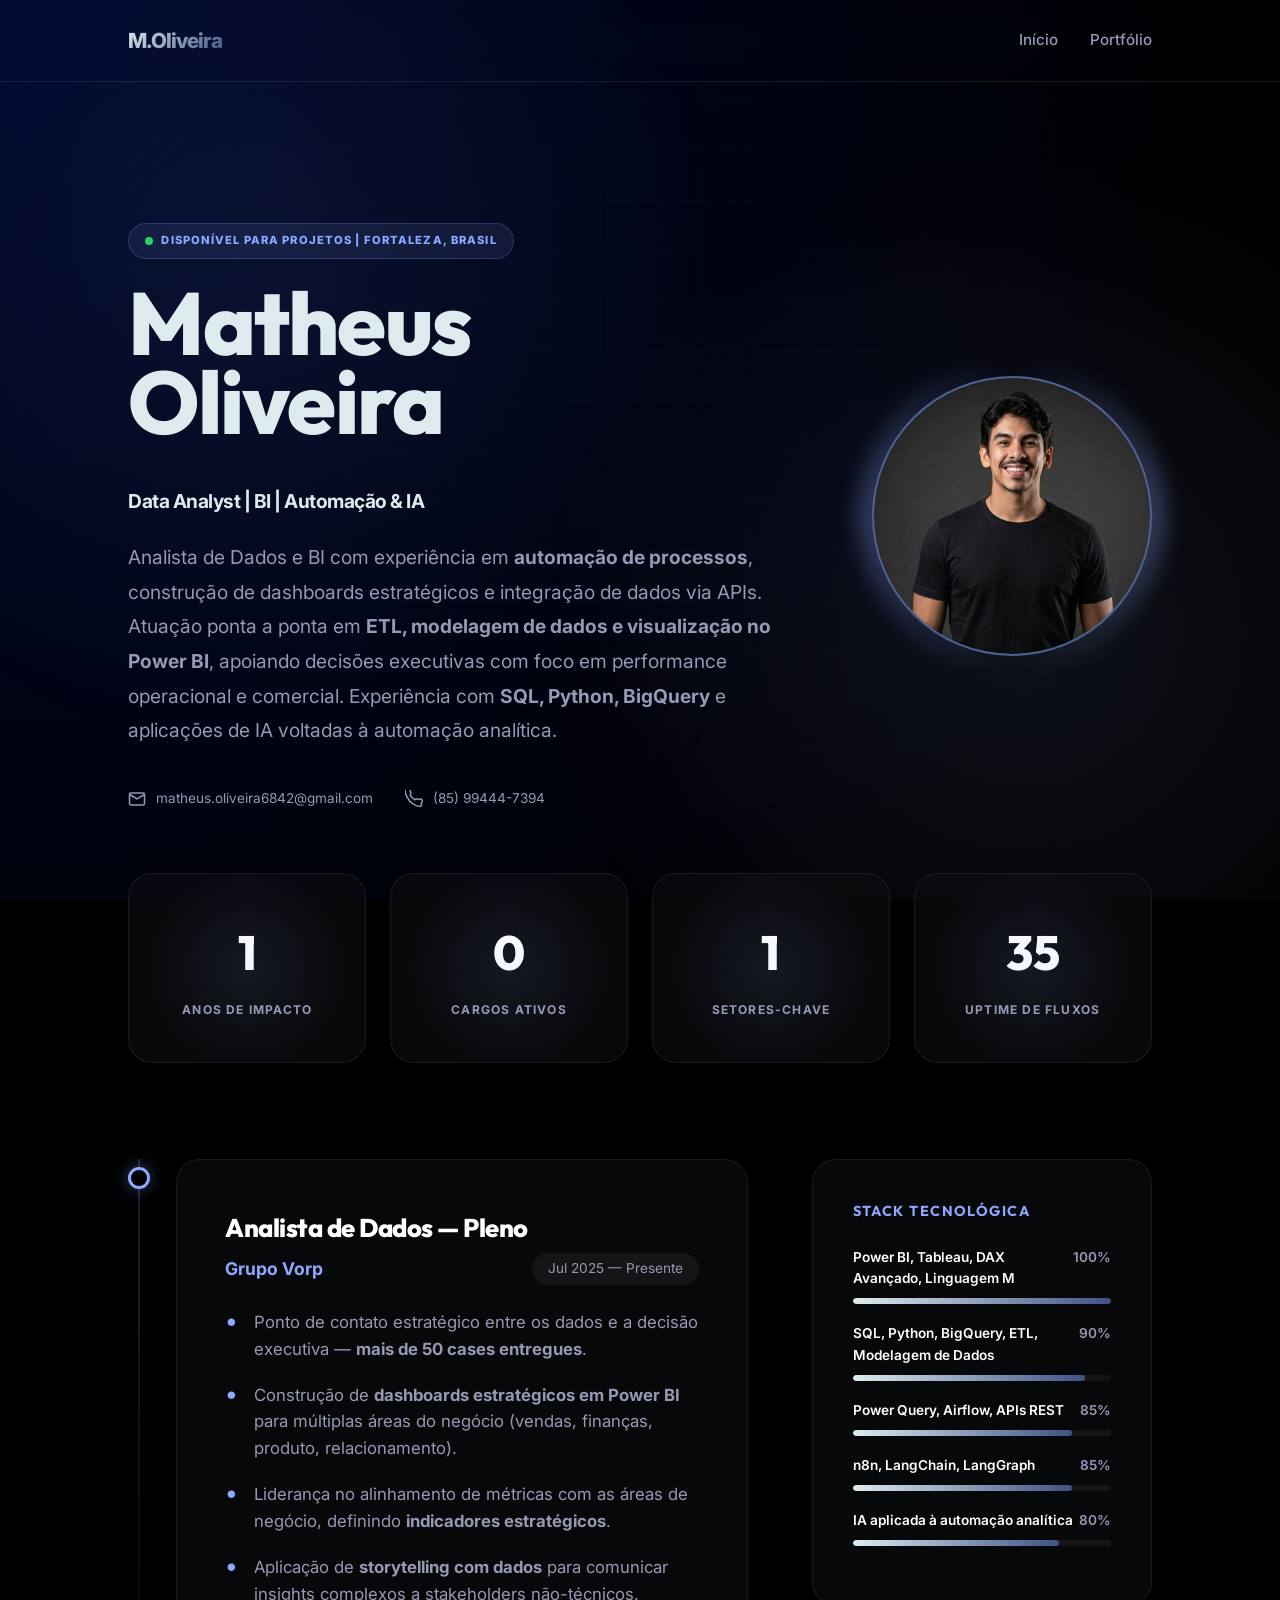
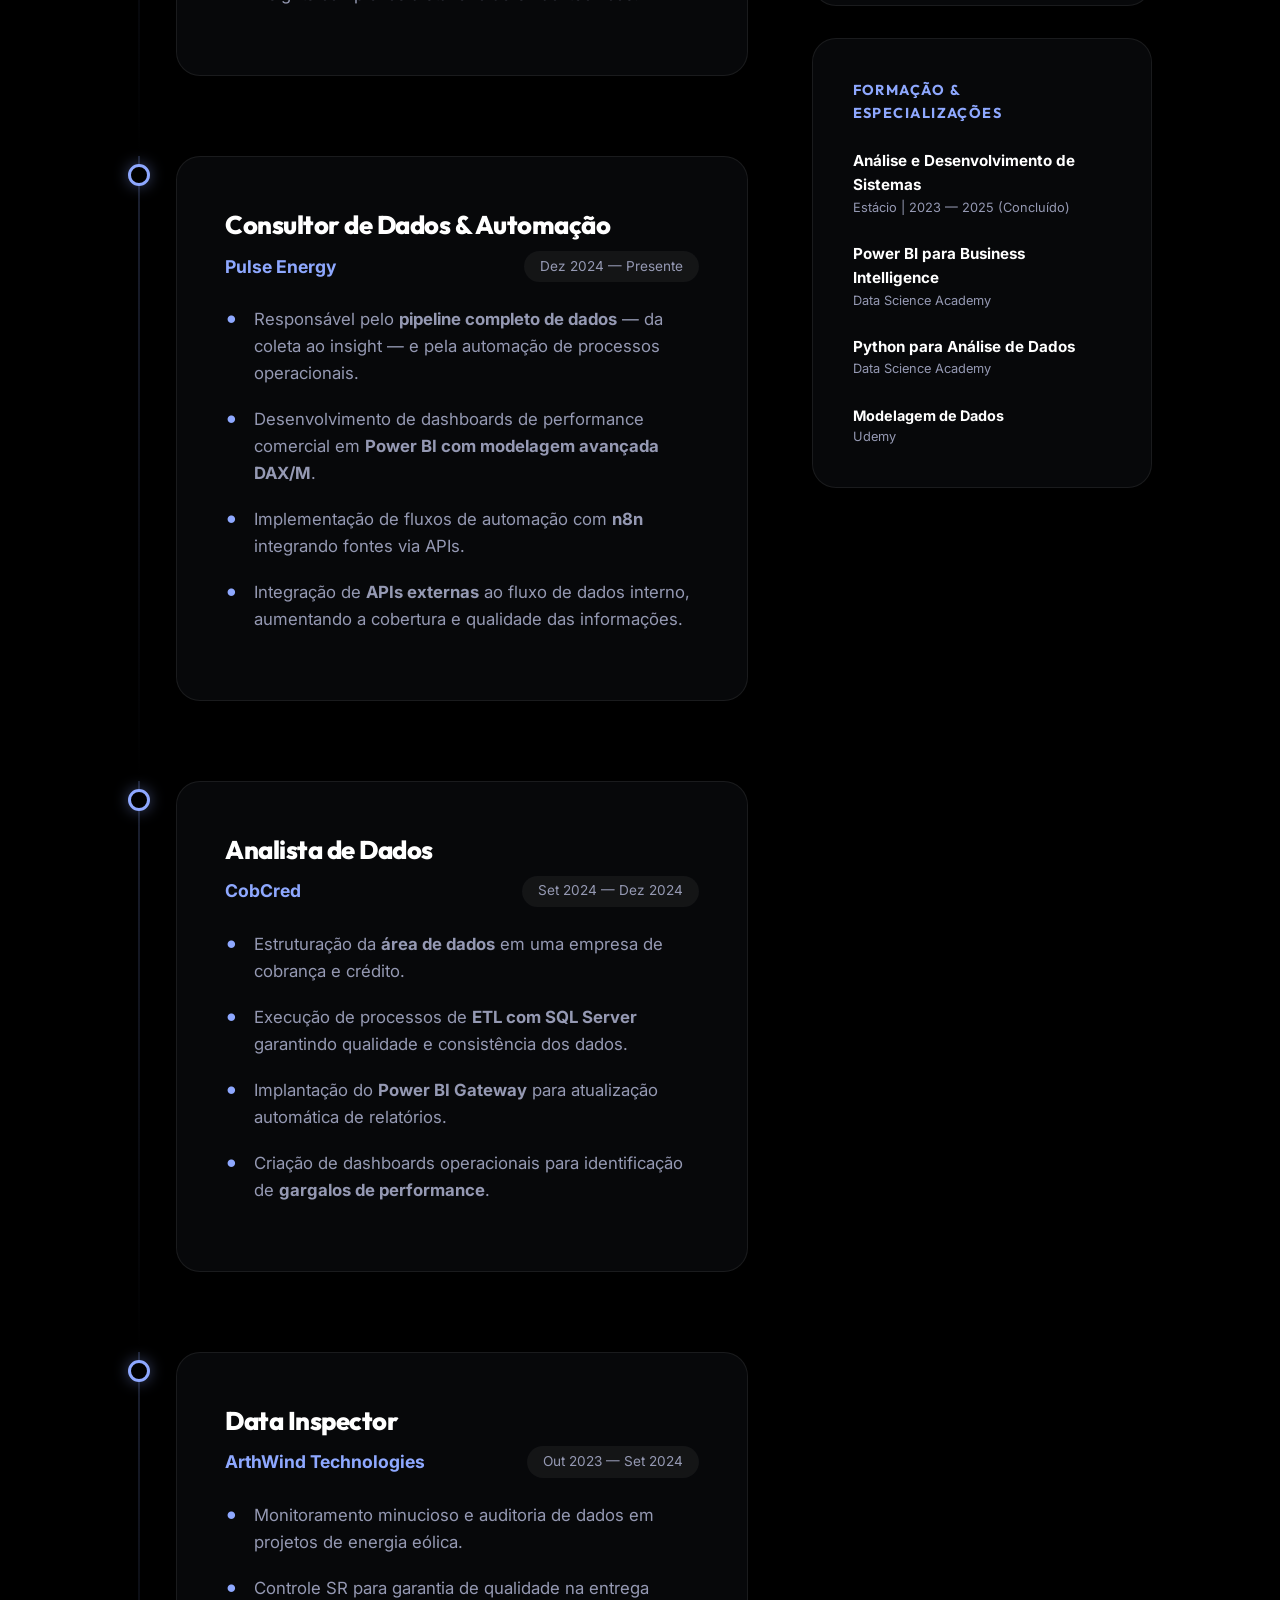
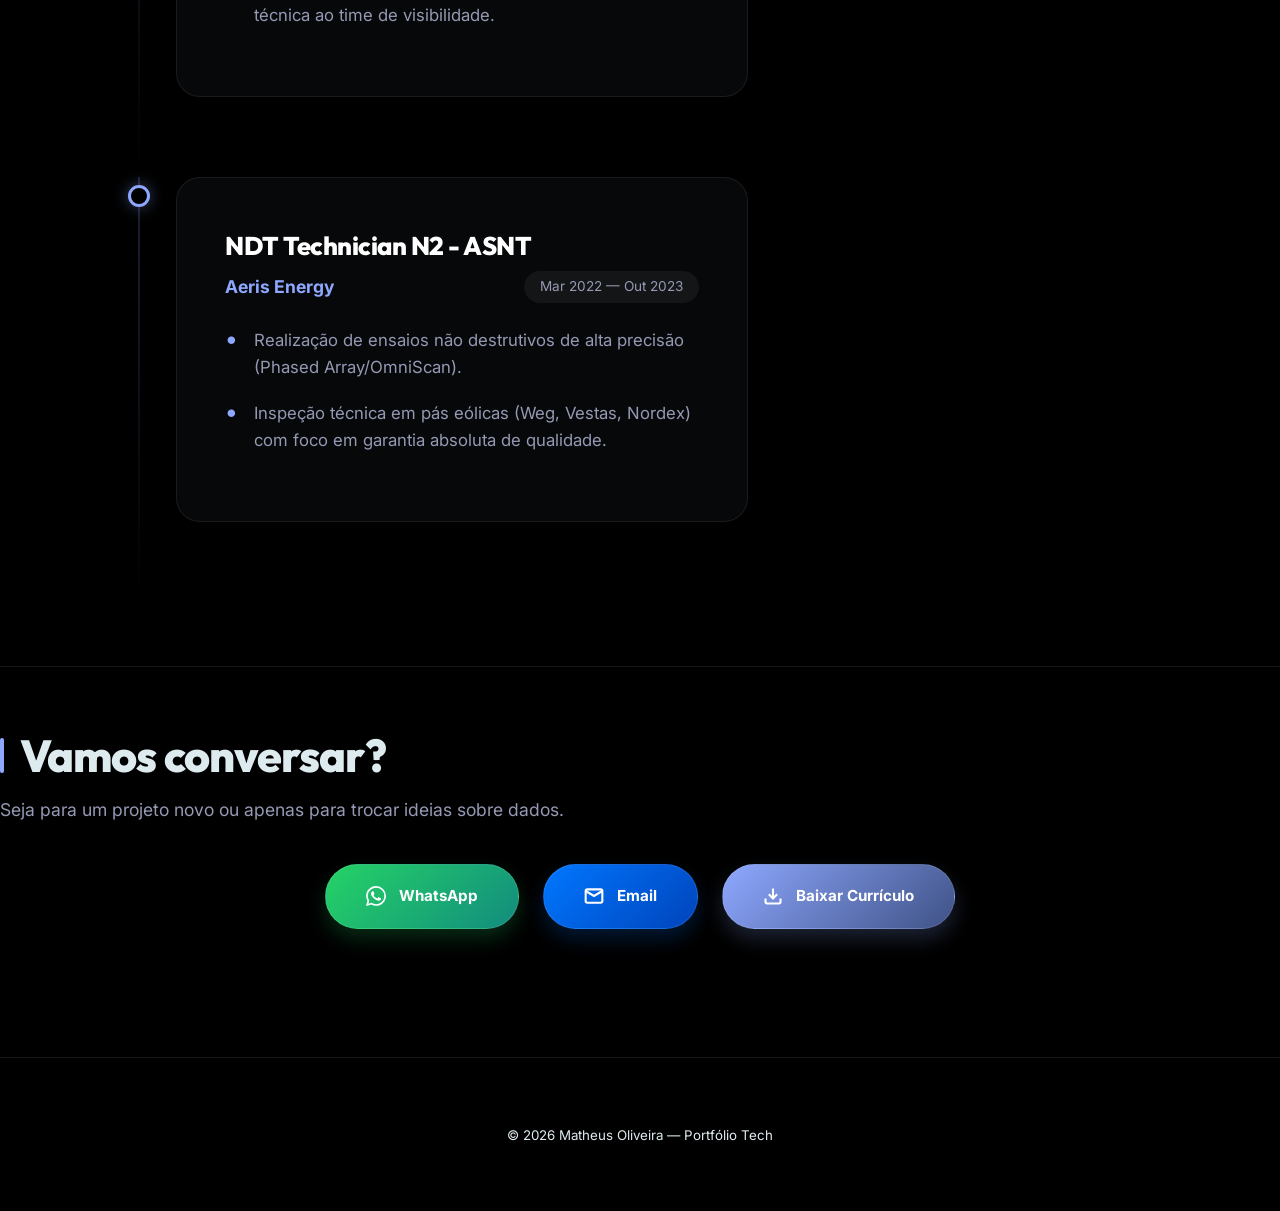
<file: curriculo.html>
<!doctype html>
<html lang="pt-BR">

<head>
  <meta charset="utf-8" />
  <meta name="viewport" content="width=device-width,initial-scale=1" />
  <link rel="icon" type="image/svg+xml" href="favicon.svg">
  <title>Matheus Oliveira | Portfólio</title>
  <meta name="description" content="Analista de Dados e BI com experiência em automação de processos, dashboards estratégicos e integração de dados via APIs. SQL, Python, BigQuery e IA." />
  <link rel="stylesheet" href="styles.css" />
  <style>
    /* =============================================
       ULTRA-PREMIUM RESUME DESIGN SYSTEM V3
       Focus: Fluidity, Depth, and Cognitive Psychology
       ============================================= */

    :root {
      --accent-glow: rgba(142, 168, 255, 0.4);
      --accent-bright: #8ea8ff;
      --accent-deep: #3f5286;
      --glass-bg: rgba(13, 14, 18, 0.6);
      --glass-border: rgba(255, 255, 255, 0.08);
      --text-main: #deebee;
      --text-dim: #9599b3;
      --spacing-unit: clamp(1rem, 3vw, 2.5rem);
      --card-radius: 24px;
      --transition-smooth: all 0.5s cubic-bezier(0.23, 1, 0.32, 1);
    }

    /* ── Reset & Base ── */
    * {
      box-sizing: border-box;
      margin: 0;
      padding: 0;
    }

    body {
      background-color: #000;
      color: var(--text-main);
      font-family: 'Inter', sans-serif;
      line-height: 1.6;
      overflow-x: hidden;
      -webkit-font-smoothing: antialiased;
    }

    /* ── Animated Background ── */
    .cv-body::before {
      content: "";
      position: fixed;
      inset: 0;
      background: 
        radial-gradient(circle at 20% 30%, rgba(63, 82, 134, 0.15) 0%, transparent 40%),
        radial-gradient(circle at 80% 70%, rgba(142, 168, 255, 0.1) 0%, transparent 40%);
      z-index: -2;
      pointer-events: none;
    }

    .cv-body::after {
      content: "";
      position: fixed;
      inset: 0;
      background-image: 
        linear-gradient(rgba(142, 168, 255, 0.02) 1px, transparent 1px),
        linear-gradient(90deg, rgba(142, 168, 255, 0.02) 1px, transparent 1px);
      background-size: 50px 50px;
      mask-image: radial-gradient(circle at center, black 30%, transparent 80%);
      z-index: -1;
      pointer-events: none;
    }

    .cv-container {
      max-width: 1100px;
      margin: 0 auto;
      padding: 0 var(--spacing-unit);
    }

    /* ── Typography & Hierarchy ── */
    h1, h2, h3 {
      font-family: 'Outfit', sans-serif;
      font-weight: 800;
      letter-spacing: -0.02em;
    }

    .fluid-h1 { font-size: clamp(3rem, 10vw, 5.5rem); line-height: 0.9; margin-bottom: 0.5em; }
    .fluid-h2 { font-size: clamp(1.8rem, 5vw, 2.8rem); line-height: 1.1; margin-bottom: 0.8em; }
    .fluid-p { font-size: clamp(1rem, 2vw, 1.2rem); color: var(--text-dim); }

    /* ── Floating CTA Evolution ── */
    .floating-cta {
      position: fixed;
      bottom: 2rem;
      right: 2rem;
      z-index: 1000;
      display: flex;
      flex-direction: column;
      gap: 0.8rem;
    }

    .floating-cta a {
      display: flex;
      align-items: center;
      gap: 0.8rem;
      padding: 0.9rem 1.8rem;
      border-radius: 100px;
      font-weight: 700;
      font-size: 0.85rem;
      text-decoration: none;
      transition: var(--transition-smooth);
      backdrop-filter: blur(12px);
      border: 1px solid var(--glass-border);
      box-shadow: 0 10px 30px rgba(0, 0, 0, 0.4);
    }

    .cta-whatsapp { background: rgba(37, 211, 102, 0.8); color: #fff; }
    .cta-whatsapp:hover { transform: translateY(-5px) scale(1.05); background: #25D366; box-shadow: 0 15px 35px rgba(37, 211, 102, 0.4); }

    .cta-linkedin { background: rgba(10, 102, 194, 0.8); color: #fff; }
    .cta-linkedin:hover { transform: translateY(-5px) scale(1.05); background: #0A66C2; box-shadow: 0 15px 35px rgba(10, 102, 194, 0.4); }

    /* ── Hero Deep Design ── */
    .cv-hero {
      padding: calc(6rem + 5vh) 0 4rem;
      display: grid;
      grid-template-columns: 1fr;
      gap: 4rem;
      align-items: center;
    }

    @media (min-width: 900px) {
      .cv-hero { grid-template-columns: 1fr 280px; gap: 5rem; }
      .hero-content { order: -1; }
    }

    .profile-master {
      position: relative;
      width: clamp(200px, 30vw, 280px);
      height: clamp(200px, 30vw, 280px);
      margin: 0 auto;
    }

    .profile-main {
      width: 100%;
      height: 100%;
      border-radius: 50%;
      background: var(--accent-deep);
      border: 2px solid var(--glass-border);
      overflow: hidden;
      position: relative;
      z-index: 5;
      display: flex;
      justify-content: center;
      align-items: center;
      transition: var(--transition-smooth);
    }

    .profile-main:hover { transform: scale(1.02); border-color: var(--accent-bright); }

    .profile-glow-ring {
      position: absolute;
      inset: -15px;
      border-radius: 50%;
      background: conic-gradient(from 0deg, transparent, var(--accent-bright), transparent, var(--accent-bright), transparent);
      animation: rotate 10s linear infinite;
      opacity: 0.3;
      filter: blur(10px);
    }

    @keyframes rotate { from { transform: rotate(0deg); } to { transform: rotate(360deg); } }

    .hero-badge {
      display: inline-flex;
      align-items: center;
      gap: 0.5rem;
      background: rgba(142, 168, 255, 0.1);
      border: 1px solid rgba(142, 168, 255, 0.2);
      padding: 0.5rem 1rem;
      border-radius: 50px;
      font-size: 0.7rem;
      font-weight: 800;
      color: var(--accent-bright);
      text-transform: uppercase;
      margin-bottom: 1.5rem;
      letter-spacing: 0.1em;
    }

    .hero-badge span {
      width: 8px;
      height: 8px;
      background: #25D366;
      border-radius: 50%;
      animation: pulse 2s infinite;
    }

    @keyframes pulse { 0% { transform: scale(0.9); opacity: 1; } 70% { transform: scale(1.8); opacity: 0; } 100% { transform: scale(0.9); opacity: 0; } }

    /* ── KPI Evolution ── */
    .kpi-section {
      display: grid;
      grid-template-columns: repeat(2, 1fr);
      gap: 1.5rem;
      margin-bottom: 6rem;
    }

    @media (min-width: 768px) { .kpi-section { grid-template-columns: repeat(4, 1fr); } }

    .kpi-card {
      background: var(--glass-bg);
      border: 1px solid var(--glass-border);
      border-radius: var(--card-radius);
      padding: 2.5rem 1.5rem;
      text-align: center;
      transition: var(--transition-smooth);
      backdrop-filter: blur(10px);
      position: relative;
      overflow: hidden;
    }

    .kpi-card:hover { transform: translateY(-10px); border-color: var(--accent-bright); box-shadow: 0 20px 40px rgba(0,0,0,0.4); }

    .kpi-card::before {
      content: "";
      position: absolute;
      top: 0; left: 0; width: 100%; height: 100%;
      background: radial-gradient(circle at var(--mouse-x, 50%) var(--mouse-y, 50%), rgba(142, 168, 255, 0.1) 0%, transparent 70%);
      pointer-events: none;
    }

    .kpi-num { font-size: 3rem; font-weight: 800; font-family: 'Outfit', sans-serif; display: block; margin-bottom: 0.3rem; color: #fff; }
    .kpi-txt { font-size: 0.75rem; font-weight: 700; color: var(--text-dim); text-transform: uppercase; letter-spacing: 0.1em; }

    /* ── Main Layout ── */
    .content-grid {
      display: grid;
      grid-template-columns: 1fr;
      gap: 4rem;
    }

    @media (min-width: 1000px) { .content-grid { grid-template-columns: 1fr 340px; } }

    /* ── Experience Timeline Premium ── */
    .section-title-wrap { margin-bottom: 3rem; position: relative; }
    .section-title { font-size: 1.5rem; color: #fff; display: flex; align-items: center; gap: 1rem; }
    .section-line { flex-grow: 1; height: 1px; background: linear-gradient(90deg, var(--glass-border), transparent); }

    .timeline-item {
      position: relative;
      padding-left: 3rem;
      margin-bottom: 5rem;
    }

    .timeline-item::before {
      content: "";
      position: absolute;
      left: 10px; top: 0; bottom: -5rem;
      width: 2px;
      background: linear-gradient(to bottom, var(--accent-bright), transparent);
      opacity: 0.2;
    }

    .timeline-dot {
      position: absolute;
      left: 0; top: 8px;
      width: 22px; height: 22px;
      border-radius: 50%;
      background: #000;
      border: 3px solid var(--accent-bright);
      z-index: 2;
      box-shadow: 0 0 15px var(--accent-glow);
    }

    .exp-card {
      background: var(--glass-bg);
      border: 1px solid var(--glass-border);
      border-radius: var(--card-radius);
      padding: 3rem;
      transition: var(--transition-smooth);
    }

    .exp-card:hover { border-color: rgba(142, 168, 255, 0.4); background: rgba(255,255,255,0.02); }

    .exp-header { margin-bottom: 1.5rem; }
    .exp-role { font-size: 1.6rem; color: #fff; margin-bottom: 0.3rem; }
    .exp-meta { display: flex; justify-content: space-between; align-items: center; flex-wrap: wrap; gap: 1rem; }
    .exp-company { color: var(--accent-bright); font-weight: 700; font-size: 1.1rem; }
    .exp-time { font-size: 0.85rem; color: var(--text-dim); background: rgba(255,255,255,0.05); padding: 0.3rem 1rem; border-radius: 50px; }

    .exp-list { list-style: none; }
    .exp-list li { margin-bottom: 1.2rem; color: var(--text-dim); font-size: 1.05rem; padding-left: 1.8rem; position: relative; }
    .exp-list li::before { content: "•"; position: absolute; left: 0; color: var(--accent-bright); font-size: 1.5rem; line-height: 1; }

    /* ── Sidebar Cards ── */
    .side-card {
      background: var(--glass-bg);
      border: 1px solid var(--glass-border);
      border-radius: var(--card-radius);
      padding: 2.5rem;
      margin-bottom: 2rem;
      backdrop-filter: blur(10px);
    }

    .side-card h4 { font-size: 0.9rem; text-transform: uppercase; color: var(--accent-bright); margin-bottom: 1.5rem; letter-spacing: 0.1em; }

    .skill-group { margin-bottom: 2rem; }
    .skill-name { font-size: 0.8rem; color: var(--text-dim); margin-bottom: 0.8rem; font-weight: 700; }
    .skill-tags { display: flex; flex-wrap: wrap; gap: 0.5rem; }
    .skill-tag {
      background: rgba(255, 255, 255, 0.03);
      border: 1px solid var(--glass-border);
      padding: 0.4rem 0.9rem;
      border-radius: 12px;
      font-size: 0.75rem;
      font-weight: 600;
      transition: var(--transition-smooth);
    }
    .skill-tag:hover { background: var(--accent-bright); color: #000; border-color: var(--accent-bright); transform: scale(1.05); }

    /* ── CTA Footer ── */
    .final-cta {
      padding: 8rem 0;
      text-align: center;
      background: radial-gradient(circle at center, rgba(142, 168, 255, 0.05) 0%, transparent 70%);
      border-radius: var(--card-radius);
      margin-top: 4rem;
    }

    .cta-btn-main {
      display: inline-flex;
      align-items: center;
      gap: 1rem;
      background: #fff;
      color: #000;
      padding: 1.2rem 3rem;
      border-radius: 100px;
      font-weight: 800;
      font-size: 1.1rem;
      text-decoration: none;
      transition: var(--transition-smooth);
      margin-top: 2rem;
    }

    .cta-btn-main:hover { transform: scale(1.05); box-shadow: 0 0 40px rgba(255,255,255,0.3); }

    @media print {
      body { background: #fff; color: #000; }
      .floating-cta, .profile-glow-ring, .cv-body::before, .final-cta { display: none; }
      .exp-card { border: 1px solid #ddd; background: #fff; }
      .text-dim { color: #555; }
    }
  </style>
</head>

<body class="cv-body">
  <header class="site-header">
    <div class="cv-container header-inner">
      <p class="logo" style="font-size:1.3rem;cursor:pointer;font-weight:800;" onclick="history.back()">
        <span style="color:var(--accent-bright)">M.</span>Oliveira
      </p>
      <nav class="main-nav">
        <a href="index.html">Início</a>
        <a href="portfolio.html">Portfólio</a>
      </nav>
    </div>
  </header>



  <main>
    <div class="cv-container">

      <!-- ══════════════════════════════════════
           HERO — THE STRATEGIC HOOK (HR FOCUS)
           Psychology: Professionalism + SEO Readiness
           ══════════════════════════════════════ -->
      <section class="cv-hero reveal">
        <div class="hero-content">
          <div class="hero-badge">
            <span></span>
            Disponível para Projetos | Fortaleza, Brasil
          </div>
          <h1 class="fluid-h1">Matheus Oliveira</h1>
          <p class="fluid-p" style="color: var(--mist); font-weight: 700; margin-bottom: 1.5rem; letter-spacing: -0.5px;">
            Data Analyst | BI | Automação & IA
          </p>
          <p class="fluid-p" style="max-width: 720px; line-height: 1.8; margin-bottom: 2.5rem;">
            Analista de Dados e BI com experiência em <strong>automação de processos</strong>, construção de dashboards estratégicos e integração de dados via APIs. Atuação ponta a ponta em <strong>ETL, modelagem de dados e visualização no Power BI</strong>, apoiando decisões executivas com foco em performance operacional e comercial. Experiência com <strong>SQL, Python, BigQuery</strong> e aplicações de IA voltadas à automação analítica.
          </p>
          
          <div style="display: flex; gap: 2rem; flex-wrap: wrap;">
            <a href="mailto:matheus.oliveira6842@gmail.com" style="display: flex; align-items: center; gap: 0.6rem; font-size: 0.85rem; color: var(--text-dim); text-decoration: none; transition: var(--transition-smooth);" onmouseover="this.style.color='#fff'" onmouseout="this.style.color='var(--text-dim)'">
              <svg width="18" height="18" fill="none" stroke="currentColor" stroke-width="2" viewBox="0 0 24 24"><path d="M4 4h16c1.1 0 2 .9 2 2v12c0 1.1-.9 2-2 2H4c-1.1 0-2-.9-2-2V6c0-1.1.9-2 2-2z"/><polyline points="22,6 12,12 2,6"/></svg>
              matheus.oliveira6842@gmail.com
            </a>
            <a href="https://wa.me/5585994447394?text=Olá%20Matheus,%20vi%20seu%20curriculo%20e%20gostaria%20de%20entrar%20em%20contato" target="_blank" style="display: flex; align-items: center; gap: 0.6rem; font-size: 0.85rem; color: var(--text-dim); text-decoration: none; transition: var(--transition-smooth);" onmouseover="this.style.color='#fff'" onmouseout="this.style.color='var(--text-dim)'">
              <svg width="18" height="18" fill="none" stroke="currentColor" stroke-width="2" viewBox="0 0 24 24"><path d="M22 16.92v3a2 2 0 01-2.18 2 19.79 19.79 0 01-8.63-3.07A19.5 19.5 0 013.07 9.81 19.79 19.79 0 01.07 1.18a2 2 0 012-2.18h3a2 2 0 012 1.72c.127.96.361 1.903.7 2.81a2 2 0 01-.45 2.11L6.91 6.83a16 16 0 006.29 6.29l.72-.72a2 2 0 012.11-.45c.907.339 1.85.573 2.81.7A2 2 0 0122 16.92z"/></svg>
              (85) 99444-7394
            </a>
          </div>
        </div>

        <div class="profile-master">
          <div class="profile-glow-ring"></div>
          <div class="profile-main">
            <img src="assets/WhatsApp%20Image%202026-06-13%20at%2011.17.36.jpeg" alt="Matheus Oliveira" style="width: 100%; height: 100%; object-fit: cover; border-radius: 50%;">
          </div>
        </div>
      </section>

      <!-- ── KPI Achievement Section ── -->
      <div class="kpi-section reveal">
        <div class="kpi-card" data-tilt>
          <span class="kpi-num" data-target="5">5+</span>
          <span class="kpi-txt">Anos de Impacto</span>
        </div>
        <div class="kpi-card" data-tilt>
          <span class="kpi-num" data-target="2">2</span>
          <span class="kpi-txt">Cargos Ativos</span>
        </div>
        <div class="kpi-card" data-tilt>
          <span class="kpi-num" data-target="4">4</span>
          <span class="kpi-txt">Setores-Chave</span>
        </div>
        <div class="kpi-card" data-tilt>
          <span class="kpi-num" data-target="99">99%</span>
          <span class="kpi-txt">Uptime de Fluxos</span>
        </div>
      </div>

      <!-- ══════════════════════════════════════
           MAIN CONTENT GRID
           ══════════════════════════════════════ -->
      <div class="content-grid">

        <!-- ── COLUNA PRINCIPAL: EXPERIÊNCIA ── -->
        <div class="main-col">
          <div class="timeline">
            <!-- Job 1: Grupo Vorp -->
            <div class="timeline-item reveal">
              <div class="timeline-dot"></div>
              <div class="exp-card">
                <div class="exp-header">
                  <h3 class="exp-role">Analista de Dados — Pleno</h3>
                  <div class="exp-meta">
                    <span class="exp-company">Grupo Vorp</span>
                    <span class="exp-time">Jul 2025 — Presente</span>
                  </div>
                </div>
                <ul class="exp-list">
                  <li>Ponto de contato estratégico entre os dados e a decisão executiva — <strong>mais de 50 cases entregues</strong>.</li>
                  <li>Construção de <strong>dashboards estratégicos em Power BI</strong> para múltiplas áreas do negócio (vendas, finanças, produto, relacionamento).</li>
                  <li>Liderança no alinhamento de métricas com as áreas de negócio, definindo <strong>indicadores estratégicos</strong>.</li>
                  <li>Aplicação de <strong>storytelling com dados</strong> para comunicar insights complexos a stakeholders não-técnicos.</li>
                </ul>
              </div>
            </div>

            <!-- Job 2: Pulse Energy -->
            <div class="timeline-item reveal">
              <div class="timeline-dot"></div>
              <div class="exp-card">
                <div class="exp-header">
                  <h3 class="exp-role">Consultor de Dados & Automação</h3>
                  <div class="exp-meta">
                    <span class="exp-company">Pulse Energy</span>
                    <span class="exp-time">Dez 2024 — Presente</span>
                  </div>
                </div>
                <ul class="exp-list">
                  <li>Responsável pelo <strong>pipeline completo de dados</strong> — da coleta ao insight — e pela automação de processos operacionais.</li>
                  <li>Desenvolvimento de dashboards de performance comercial em <strong>Power BI com modelagem avançada DAX/M</strong>.</li>
                  <li>Implementação de fluxos de automação com <strong>n8n</strong> integrando fontes via APIs.</li>
                  <li>Integração de <strong>APIs externas</strong> ao fluxo de dados interno, aumentando a cobertura e qualidade das informações.</li>
                </ul>
              </div>
            </div>

            <!-- Job 3: CobCred -->
            <div class="timeline-item reveal">
              <div class="timeline-dot"></div>
              <div class="exp-card">
                <div class="exp-header">
                  <h3 class="exp-role">Analista de Dados</h3>
                  <div class="exp-meta">
                    <span class="exp-company">CobCred</span>
                    <span class="exp-time">Set 2024 — Dez 2024</span>
                  </div>
                </div>
                <ul class="exp-list">
                  <li>Estruturação da <strong>área de dados</strong> em uma empresa de cobrança e crédito.</li>
                  <li>Execução de processos de <strong>ETL com SQL Server</strong> garantindo qualidade e consistência dos dados.</li>
                  <li>Implantação do <strong>Power BI Gateway</strong> para atualização automática de relatórios.</li>
                  <li>Criação de dashboards operacionais para identificação de <strong>gargalos de performance</strong>.</li>
                </ul>
              </div>
            </div>

            <!-- Job 4: ArthWind Technologies -->
            <div class="timeline-item reveal">
              <div class="timeline-dot"></div>
              <div class="exp-card">
                <div class="exp-header">
                  <h3 class="exp-role">Data Inspector</h3>
                  <div class="exp-meta">
                    <span class="exp-company">ArthWind Technologies</span>
                    <span class="exp-time">Out 2023 — Set 2024</span>
                  </div>
                </div>
                <ul class="exp-list">
                  <li>Monitoramento minucioso e auditoria de dados em projetos de energia eólica.</li>
                  <li>Controle SR para garantia de qualidade na entrega técnica ao time de visibilidade.</li>
                </ul>
              </div>
            </div>

            <!-- Job 5: Aeris Energy -->
            <div class="timeline-item reveal">
              <div class="timeline-dot"></div>
              <div class="exp-card">
                <div class="exp-header">
                  <h3 class="exp-role">NDT Technician N2 - ASNT</h3>
                  <div class="exp-meta">
                    <span class="exp-company">Aeris Energy</span>
                    <span class="exp-time">Mar 2022 — Out 2023</span>
                  </div>
                </div>
                <ul class="exp-list">
                  <li>Realização de ensaios não destrutivos de alta precisão (Phased Array/OmniScan).</li>
                  <li>Inspeção técnica em pás eólicas (Weg, Vestas, Nordex) com foco em garantia absoluta de qualidade.</li>
                </ul>
              </div>
            </div>
          </div>
        </div>

        <!-- ── SIDEBAR: SKILLS & EDU ── -->
        <div class="side-col">
          <div class="side-card reveal">
            <h4>Stack Tecnológica</h4>
            
            <div class="skill-bars">
              <div class="skill-bar-item">
                <div class="skill-info">
                  <span class="skill-name-label">Power BI, Tableau, DAX Avançado, Linguagem M</span>
                  <span class="skill-percentage">100%</span>
                </div>
                <div class="skill-progress-bg">
                  <div class="skill-progress-fill" data-progress="100"></div>
                </div>
              </div>

              <div class="skill-bar-item">
                <div class="skill-info">
                  <span class="skill-name-label">SQL, Python, BigQuery, ETL, Modelagem de Dados</span>
                  <span class="skill-percentage">90%</span>
                </div>
                <div class="skill-progress-bg">
                  <div class="skill-progress-fill" data-progress="90"></div>
                </div>
              </div>

              <div class="skill-bar-item">
                <div class="skill-info">
                  <span class="skill-name-label">Power Query, Airflow, APIs REST</span>
                  <span class="skill-percentage">85%</span>
                </div>
                <div class="skill-progress-bg">
                  <div class="skill-progress-fill" data-progress="85"></div>
                </div>
              </div>

              <div class="skill-bar-item">
                <div class="skill-info">
                  <span class="skill-name-label">n8n, LangChain, LangGraph</span>
                  <span class="skill-percentage">85%</span>
                </div>
                <div class="skill-progress-bg">
                  <div class="skill-progress-fill" data-progress="85"></div>
                </div>
              </div>

              <div class="skill-bar-item">
                <div class="skill-info">
                  <span class="skill-name-label">IA aplicada à automação analítica</span>
                  <span class="skill-percentage">80%</span>
                </div>
                <div class="skill-progress-bg">
                  <div class="skill-progress-fill" data-progress="80"></div>
                </div>
              </div>
            </div>
          </div>

          <div class="side-card reveal">
            <h4>Formação & Especializações</h4>
            <div style="margin-bottom: 1.5rem;">
              <p style="font-size: 0.95rem; color: #fff; font-weight: 700;">Análise e Desenvolvimento de Sistemas</p>
              <p style="font-size: 0.8rem; color: var(--text-dim);">Estácio | 2023 — 2025 (Concluído)</p>
            </div>
            <div style="margin-bottom: 1.5rem;">
              <p style="font-size: 0.95rem; color: #fff; font-weight: 700;">Power BI para Business Intelligence</p>
              <p style="font-size: 0.8rem; color: var(--text-dim);">Data Science Academy</p>
            </div>
            <div style="margin-bottom: 1.5rem;">
              <p style="font-size: 0.95rem; color: #fff; font-weight: 700;">Python para Análise de Dados</p>
              <p style="font-size: 0.8rem; color: var(--text-dim);">Data Science Academy</p>
            </div>
            <div>
              <p style="font-size: 0.9rem; color: #fff; font-weight: 700;">Modelagem de Dados</p>
              <p style="font-size: 0.8rem; color: var(--text-dim);">Udemy</p>
            </div>
          </div>
        </div>
        </div>
      </div>


      <!-- ── Section: Let's Talk? ── -->
      <section class="premium-contact-section reveal" style="padding: 4rem 0; border-top: 1px solid var(--glass-border); margin-top: 4rem;">
        <div style="margin-bottom: 2.5rem;">
          <h3 class="fluid-h2" style="margin-bottom: 1rem; position: relative; display: flex; align-items: center; gap: 1rem;">
            <span style="display: block; width: 4px; height: 35px; background: var(--accent-bright); border-radius: 4px;"></span>
            Vamos conversar?
          </h3>
          <p class="fluid-p" style="color: var(--text-dim); font-size: 1.1rem;">Seja para um projeto novo ou apenas para trocar ideias sobre dados.</p>
        </div>
        <div class="contact-options" style="display: flex; gap: 1.5rem; flex-wrap: wrap;">
          <a href="https://wa.me/5585994447394?text=Olá%20Matheus,%20vi%20seu%20curriculo%20e%20gostaria%20de%20entrar%20em%20contato" target="_blank" class="contact-button whatsapp">
            <svg width="20" height="20" fill="currentColor" viewBox="0 0 24 24"><path d="M17.472 14.382c-.297-.149-1.758-.867-2.03-.967-.273-.099-.471-.148-.67.15-.197.297-.767.966-.94 1.164-.173.199-.347.223-.644.075-.297-.15-1.255-.463-2.39-1.475-.883-.788-1.48-1.761-1.653-2.059-.173-.297-.018-.458.13-.606.134-.133.298-.347.446-.52.149-.174.198-.298.298-.497.099-.198.05-.371-.025-.52-.075-.149-.669-1.612-.916-2.207-.242-.579-.487-.5-.669-.51-.173-.008-.371-.01-.57-.01-.198 0-.52.074-.792.372-.272.297-1.04 1.016-1.04 2.479 0 1.462 1.065 2.875 1.213 3.074.149.198 2.096 3.2 5.077 4.487.709.306 1.262.489 1.694.625.712.227 1.36.195 1.871.118.571-.085 1.758-.719 2.006-1.413.248-.694.248-1.289.173-1.413-.074-.124-.272-.198-.57-.347m-5.421 7.403h-.004a9.87 9.87 0 01-5.031-1.378l-.361-.214-3.741.982.998-3.648-.235-.374a9.86 9.86 0 01-1.51-5.26c.001-5.45 4.436-9.884 9.888-9.884 2.64 0 5.122 1.03 6.988 2.898a9.825 9.825 0 012.893 6.994c-.003 5.45-4.437 9.884-9.885 9.884m8.413-18.297A11.815 11.815 0 0012.05 0C5.495 0 .16 5.335.157 11.892c0 2.096.547 4.142 1.588 5.945L.057 24l6.305-1.654a11.882 11.882 0 005.683 1.448h.005c6.554 0 11.890-5.335 11.893-11.893a11.821 11.821 0 00-3.48-8.413Z"/></svg>
            WhatsApp
          </a>
          <a href="mailto:matheus.oliveira6842@gmail.com" target="_blank" class="contact-button email">
            <svg width="20" height="20" fill="none" stroke="currentColor" stroke-width="2.5" viewBox="0 0 24 24"><path d="M4 4h16c1.1 0 2 .9 2 2v12c0 1.1-.9 2-2 2H4c-1.1 0-2-.9-2-2V6c0-1.1.9-2 2-2z"/><polyline points="22,6 12,12 2,6"/></svg>
            Email
          </a>
          <a href="assets/Analista%20de%20Dados%20-%20Fco%20Matheus%20Lima%20de%20Oliveira.pdf" download class="contact-button download">
            <svg width="20" height="20" fill="none" stroke="currentColor" stroke-width="2.5" viewBox="0 0 24 24"><path d="M21 15v4a2 2 0 01-2 2H5a2 2 0 01-2-2v-4"/><polyline points="7,10 12,15 17,10"/><line x1="12" y1="15" x2="12" y2="3"/></svg>
            Baixar Currículo
          </a>
        </div>
      </section>

    </div> <!-- End cv-container -->
  </main>

  <footer class="site-footer">
    <div class="cv-container">
      <small>© <span id="year"></span> Matheus Oliveira — Portfólio Tech</small>
    </div>
  </footer>

  <script src="script.js" defer></script>
  <script>
    // ── Intersection Observer for Reveals ──
    const revealObserver = new IntersectionObserver((entries) => {
      entries.forEach((entry, index) => {
        if (entry.isIntersecting) {
          setTimeout(() => {
            entry.target.style.opacity = "1";
            entry.target.style.transform = "translateY(0)";
          }, index * 100);
          revealObserver.unobserve(entry.target);
        }
      });
    }, { threshold: 0.1 });

    document.querySelectorAll('.reveal').forEach(el => {
      el.style.opacity = "0";
      el.style.transform = "translateY(30px)";
      el.style.transition = "all 0.8s cubic-bezier(0.23, 1, 0.32, 1)";
      revealObserver.observe(el);
    });

    // ── KPI Counter Logic ──
    function animateValue(obj, start, end, duration) {
      let startTimestamp = null;
      const step = (timestamp) => {
        if (!startTimestamp) startTimestamp = timestamp;
        const progress = Math.min((timestamp - startTimestamp) / duration, 1);
        obj.innerHTML = Math.floor(progress * (end - start) + start) + (end === 100 ? '%' : '+');
        if (progress < 1) {
          window.requestAnimationFrame(step);
        }
      };
      window.requestAnimationFrame(step);
    }

    const kpiObserver = new IntersectionObserver((entries) => {
      entries.forEach(entry => {
        if (entry.isIntersecting) {
          const numbers = entry.target.querySelectorAll('.kpi-num');
          numbers.forEach(num => {
            const target = parseInt(num.getAttribute('data-target'));
            animateValue(num, 0, target, 2000);
          });
          kpiObserver.unobserve(entry.target);
        }
      });
    }, { threshold: 0.5 });

    const kpiSection = document.querySelector('.kpi-section');
    if (kpiSection) kpiObserver.observe(kpiSection);

    // ── Mouse Spotlight & Tilt for KPI Cards ──
    document.querySelectorAll('.kpi-card').forEach(card => {
      card.addEventListener('mousemove', e => {
        const rect = card.getBoundingClientRect();
        const x = e.clientX - rect.left;
        const y = e.clientY - rect.top;
        
        card.style.setProperty('--mouse-x', `${x}px`);
        card.style.setProperty('--mouse-y', `${y}px`);

        const centerX = rect.width / 2;
        const centerY = rect.height / 2;
        const rotateX = (y - centerY) / 15;
        const rotateY = (centerX - x) / 15;

        card.style.transform = `perspective(1000px) rotateX(${rotateX}deg) rotateY(${rotateY}deg)`;
      });

      card.addEventListener('mouseleave', () => {
        card.style.transform = `perspective(1000px) rotateX(0) rotateY(0)`;
      });
    });

    // ── Smooth Scroll Header ──
    const header = document.querySelector('.site-header');
    window.addEventListener('scroll', () => {
      if (window.scrollY > 50) {
        header.classList.add('scrolled');
        header.style.padding = "0.8rem 0";
        header.style.background = "rgba(0,0,0,0.95)";
        header.style.boxShadow = "0 10px 30px rgba(0,0,0,0.5)";
      } else {
        header.classList.remove('scrolled');
        header.style.padding = "1.5rem 0";
        header.style.background = "transparent";
        header.style.boxShadow = "none";
      }
    });

    document.getElementById('year').textContent = new Date().getFullYear();

    // ── Skill Bars Animation ──
    const animateSkillBars = (container) => {
      const fills = container.querySelectorAll('.skill-progress-fill');
      fills.forEach(fill => {
        fill.style.width = fill.getAttribute('data-progress') + '%';
      });
    };

    const skillObserver = new IntersectionObserver((entries) => {
      entries.forEach(entry => {
        if (entry.isIntersecting) {
          animateSkillBars(entry.target);
          skillObserver.unobserve(entry.target);
        }
      });
    }, { threshold: 0.1 });

    const skillBarsContainer = document.querySelector('.skill-bars');
    if (skillBarsContainer) {
      // Trigger immediately if already in view
      if (skillBarsContainer.getBoundingClientRect().top < window.innerHeight) {
        animateSkillBars(skillBarsContainer);
      } else {
        skillObserver.observe(skillBarsContainer);
      }
    }
  </script>
</body>

</html>
</file>
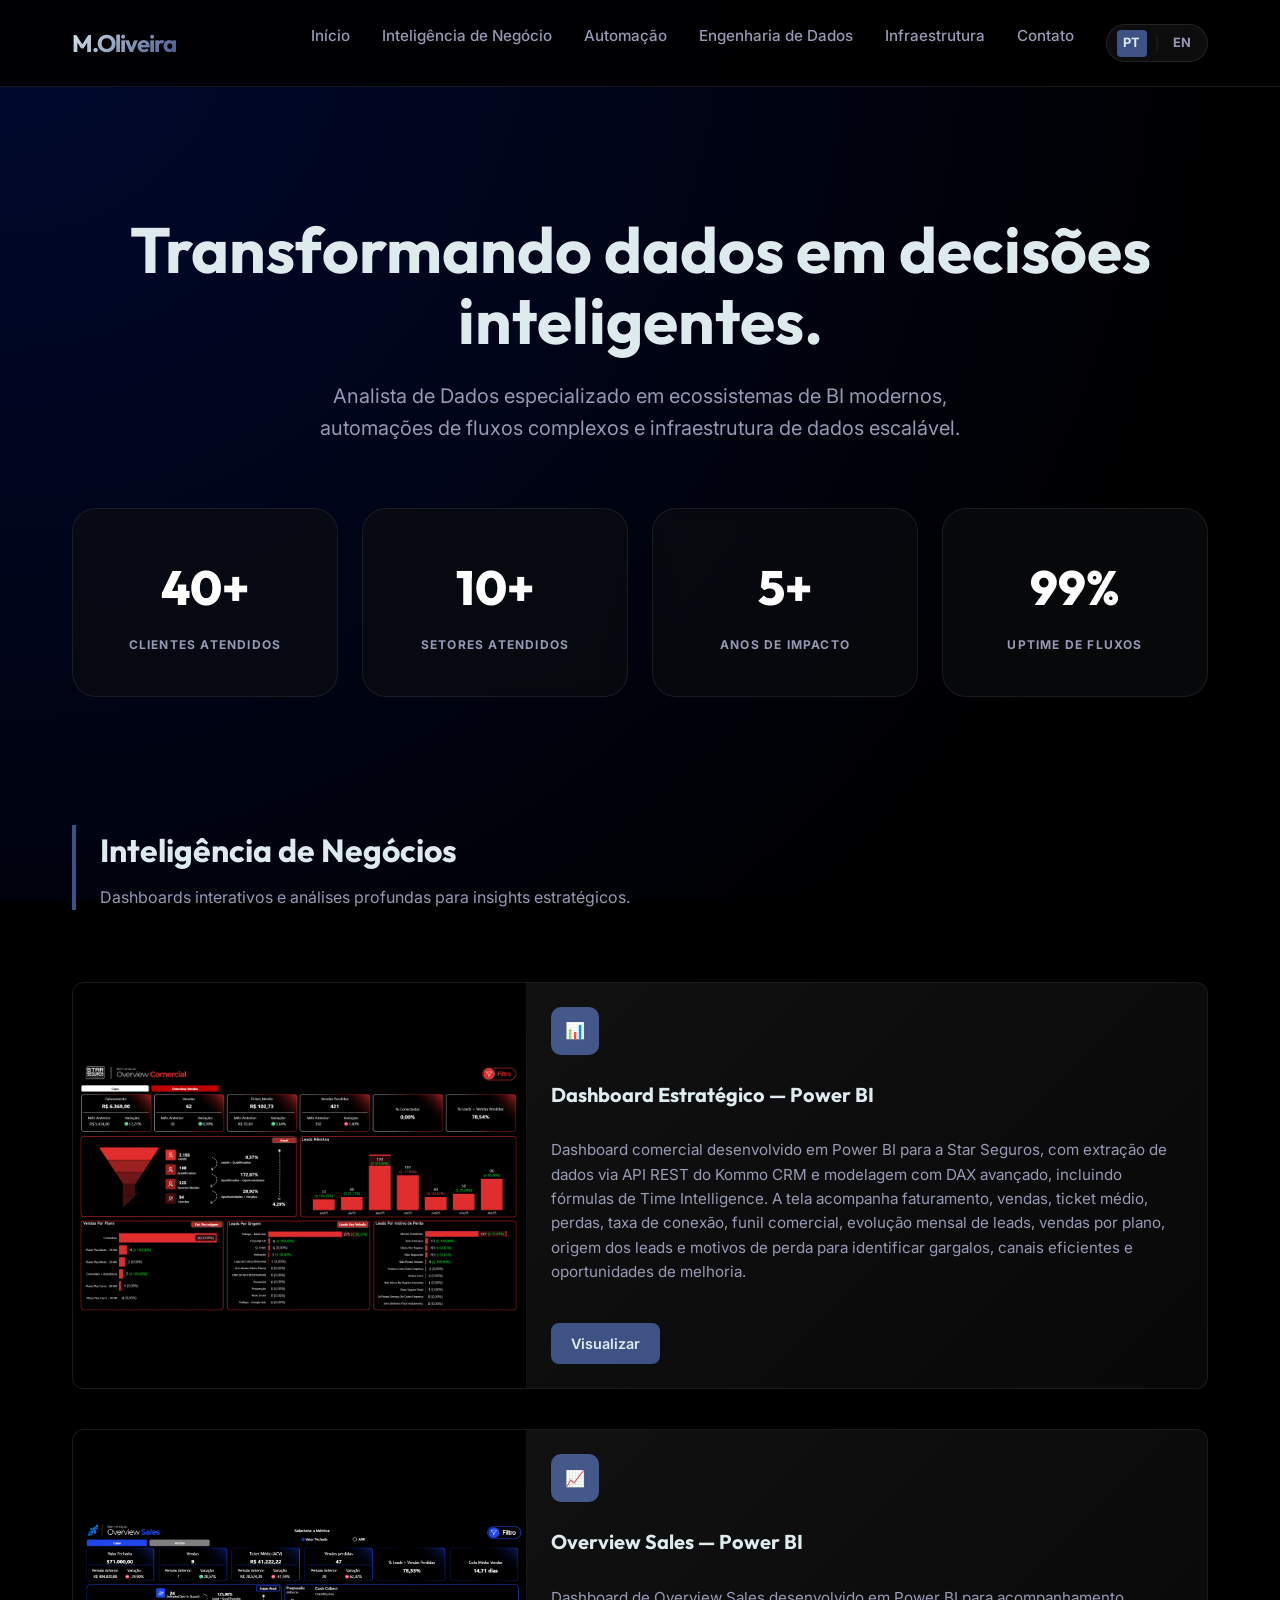
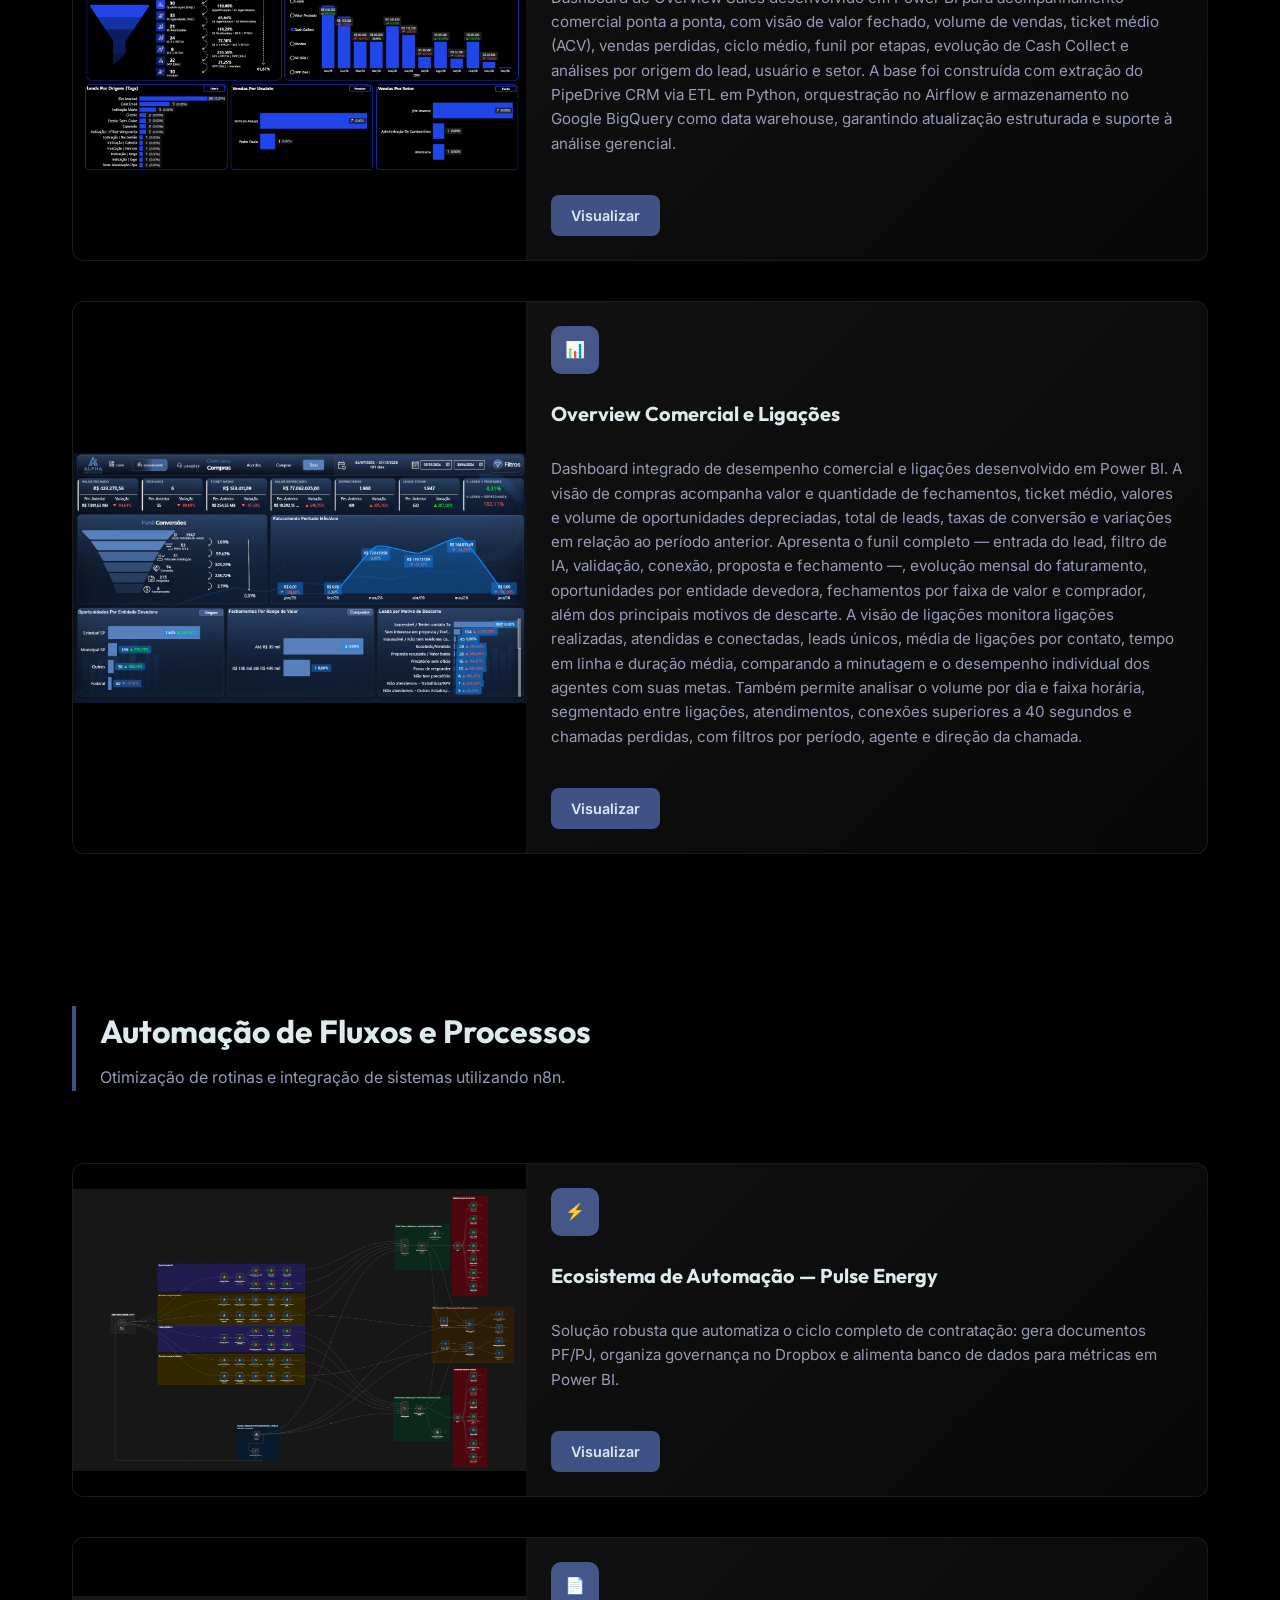
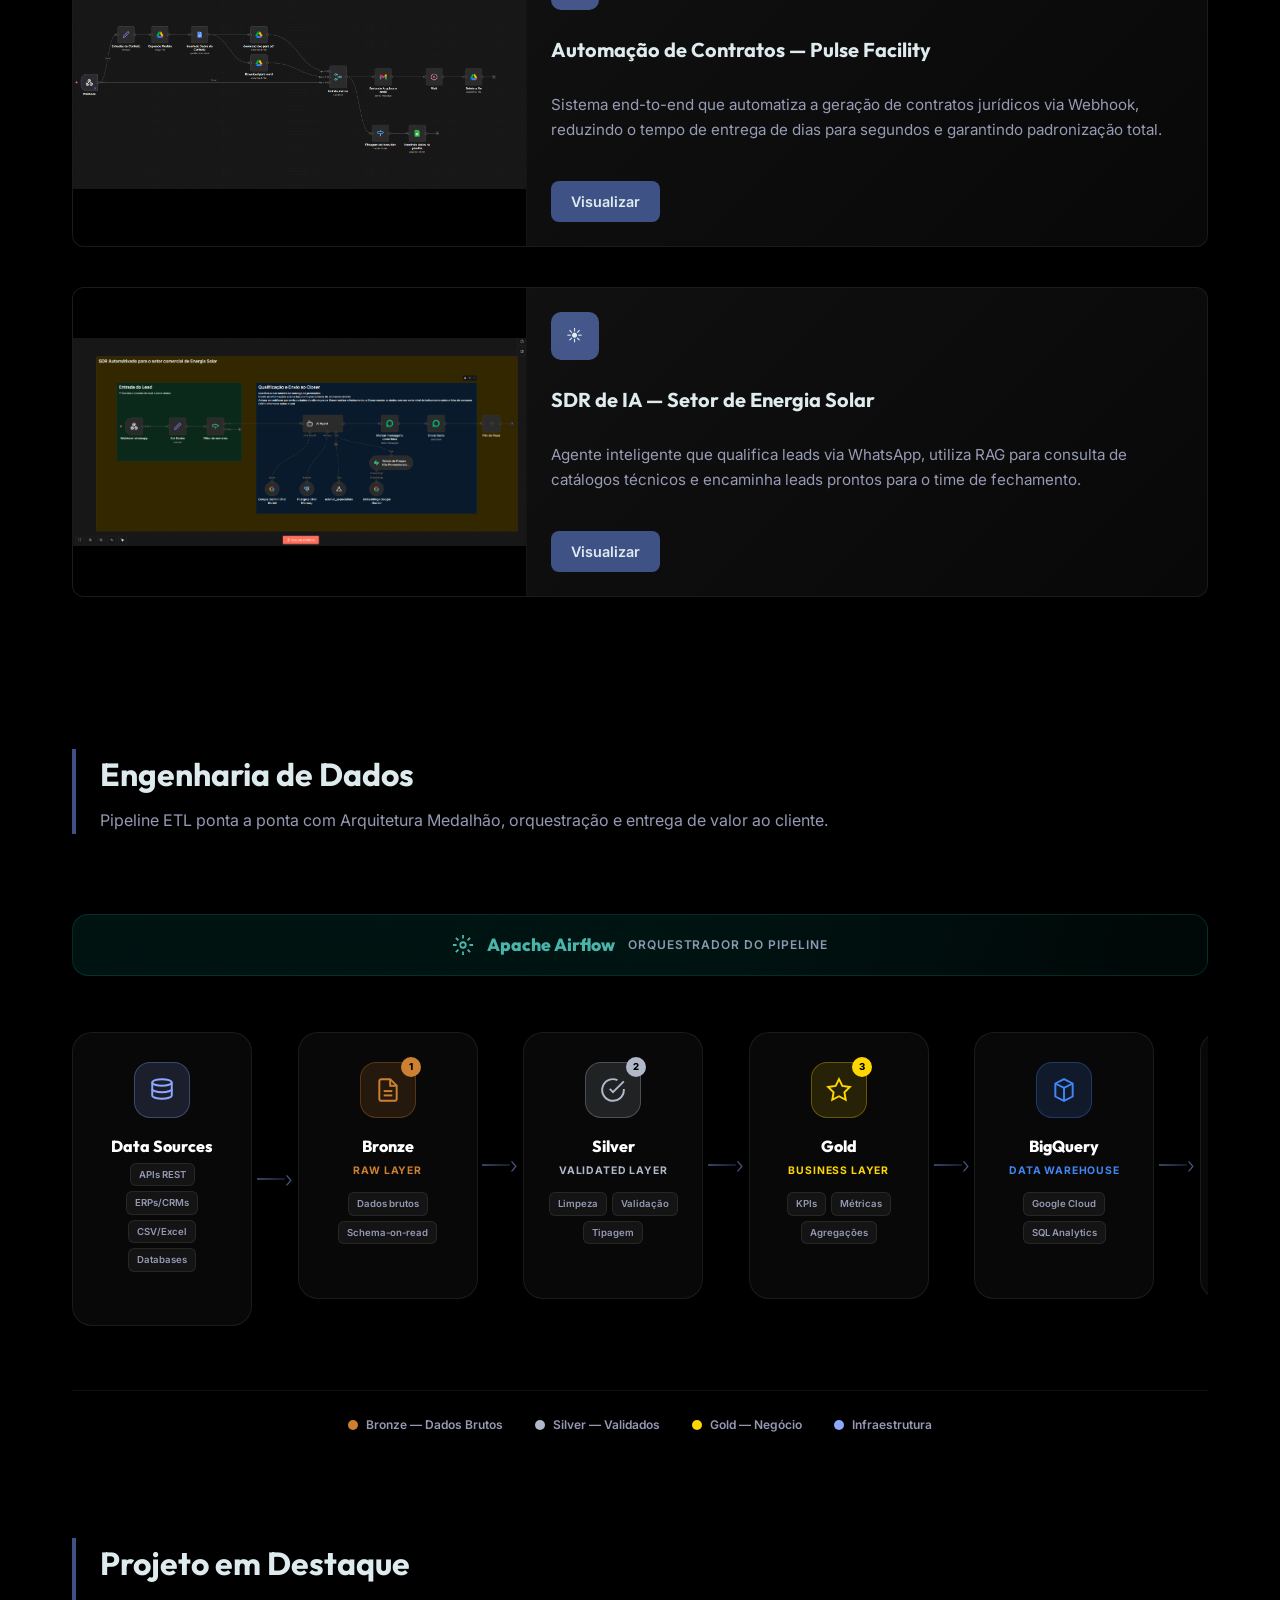
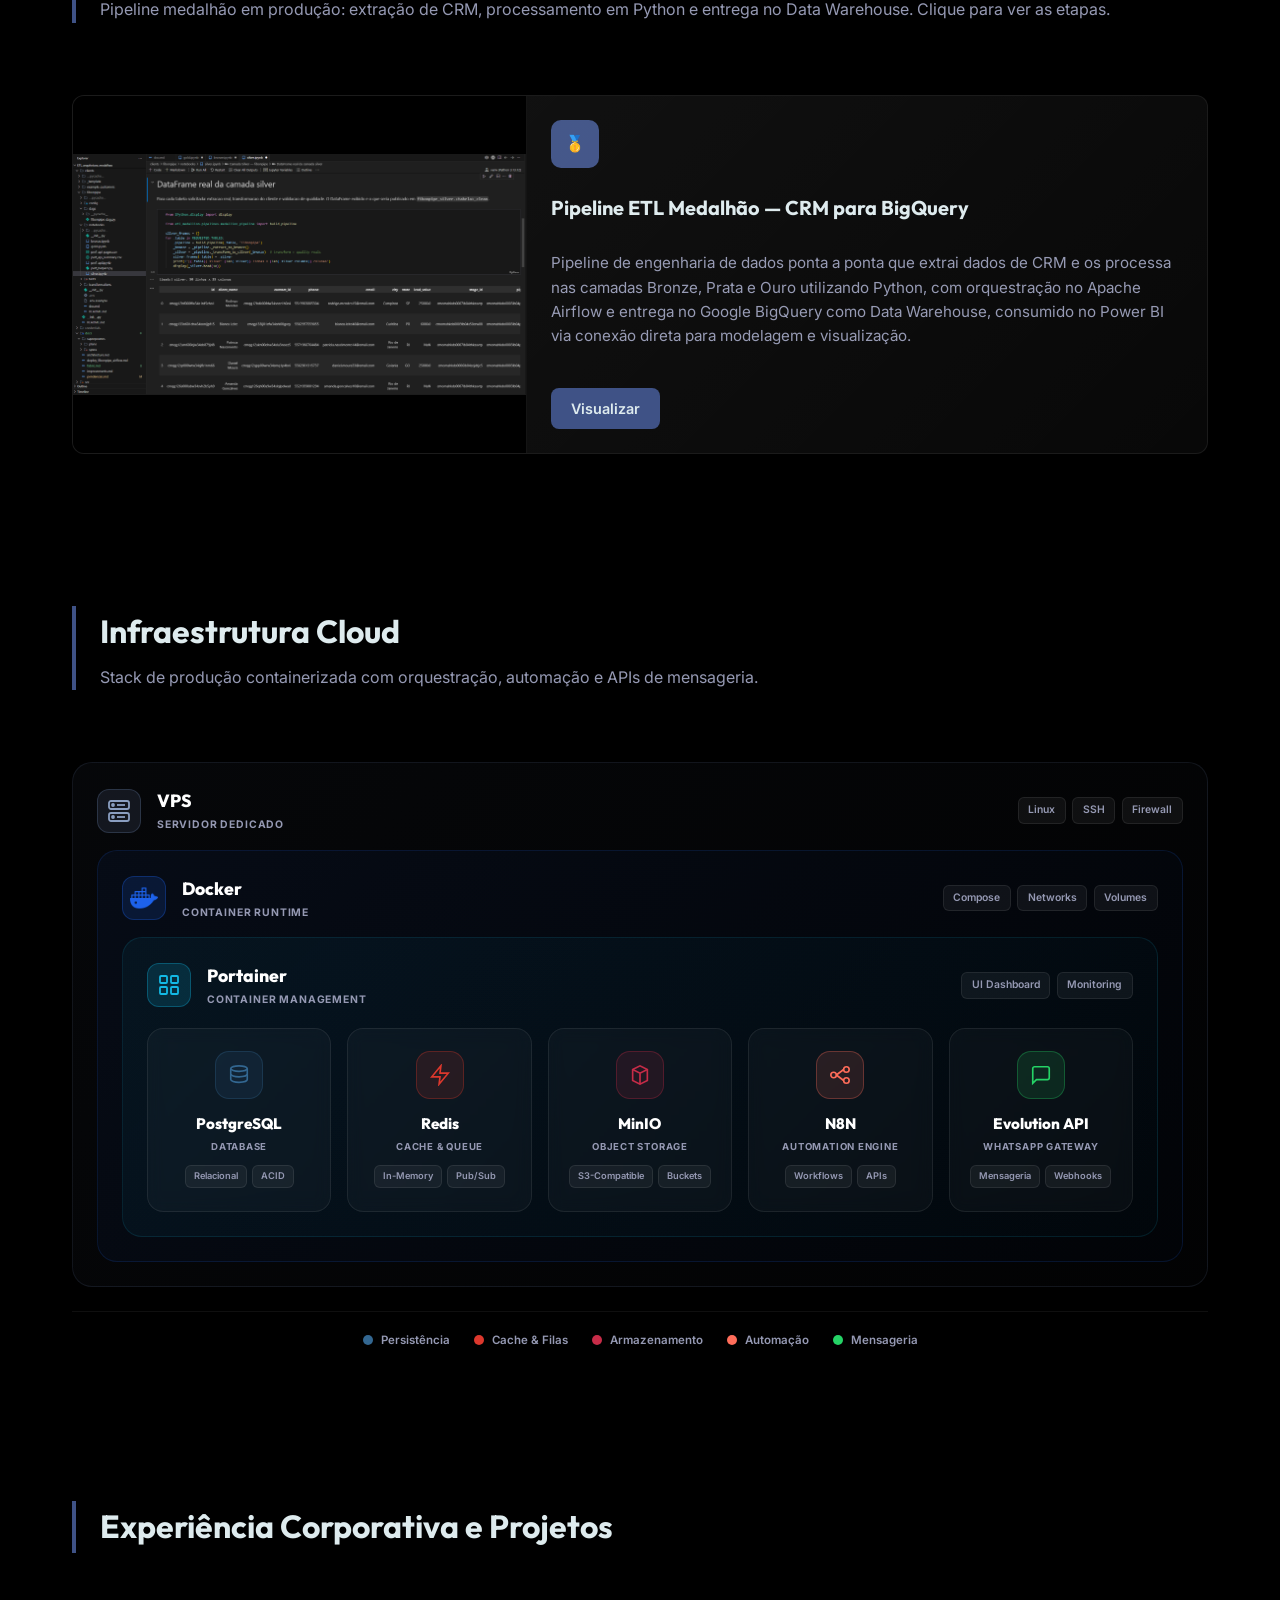
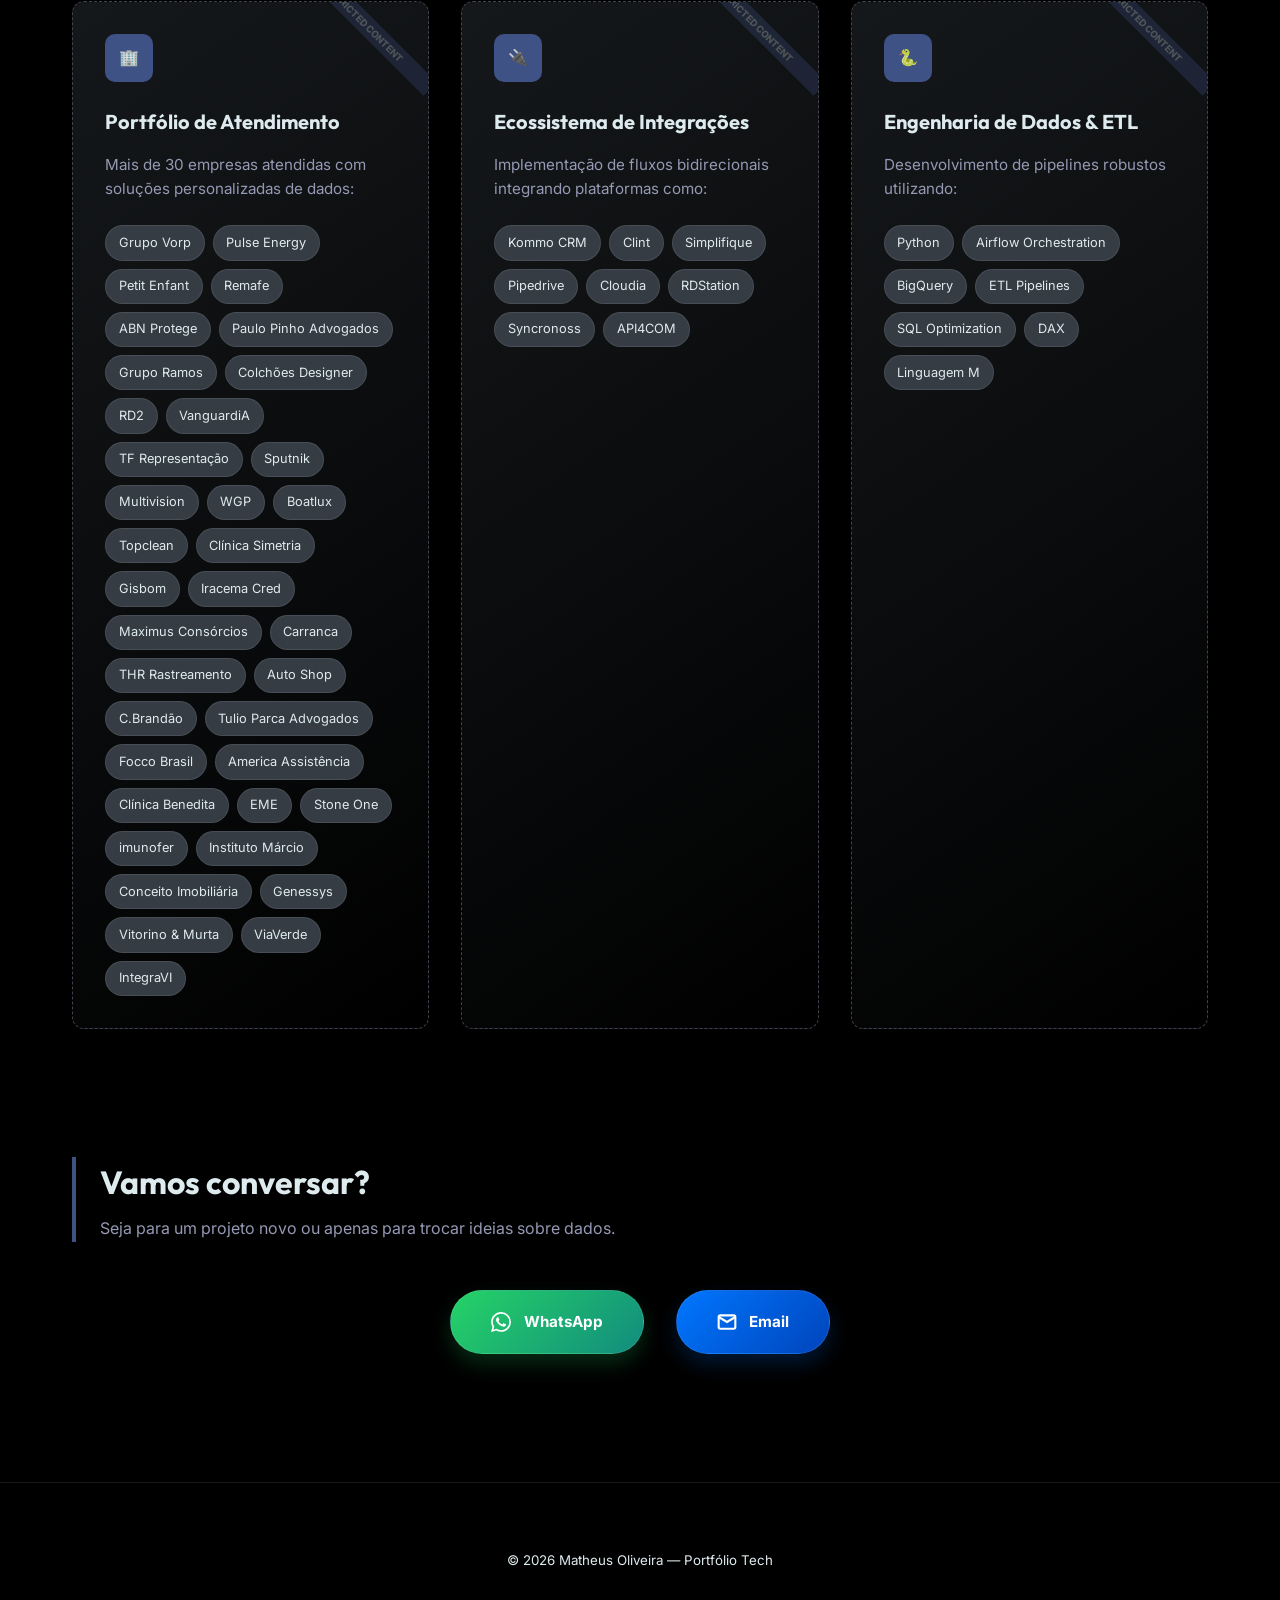
<file: portfolio.html>
<!doctype html>
<html lang="pt-BR">

<head>
  <meta charset="utf-8" />
  <meta name="viewport" content="width=device-width,initial-scale=1" />
  <link rel="icon" type="image/svg+xml" href="favicon.svg">
  <title>Matheus Oliveira | Portfólio</title>
  <meta name="description" content="Especialista em BI, Automações com n8n e Engenharia de Dados." />
  <link rel="stylesheet" href="styles.css" />
  <link rel="preconnect" href="https://app.powerbi.com" crossorigin />
  <link rel="dns-prefetch" href="https://app.powerbi.com" />
</head>

<body>
  <header class="site-header">
    <div class="container header-inner">
      <h1 class="logo">M.Oliveira</h1>
      <nav class="main-nav">
        <a href="index.html" class="home-link">Início</a>
        <a href="#bi" data-i18n="nav_bi">Inteligência de Negócios</a>
        <a href="#n8n" data-i18n="nav_auto">Automação</a>
        <a href="#data" data-i18n="nav_data">Engenharia de Dados</a>
        <a href="#infra" data-i18n="nav_infra">Infraestrutura</a>
        <a href="#contato" data-i18n="nav_contact">Contato</a>
        <div class="lang-switch">
          <span class="lang-opt active" data-lang="pt">PT</span>
          <span class="lang-divider">|</span>
          <span class="lang-opt" data-lang="en">EN</span>
        </div>
      </nav>
    </div>
  </header>

  <main>
    <section class="hero">
      <div class="container">
        <h2 class="reveal delay-1" data-i18n="hero_title">Transformando dados em decisões inteligentes.</h2>
        <p class="reveal delay-2" data-i18n="hero_desc">Analista de Dados especializado em ecossistemas de BI modernos,
          automações de fluxos complexos e
          infraestrutura de dados escalável.</p>
      </div>
    </section>

    <!-- KPI Section Evolution -->
    <section class="kpis-area">
      <div class="container">
        <div class="kpi-section">
          <div class="kpi-card reveal">
            <span class="kpi-num" data-target="40">0</span>
            <span class="kpi-txt">Clientes Atendidos</span>
          </div>
          <div class="kpi-card reveal">
            <span class="kpi-num" data-target="10">0</span>
            <span class="kpi-txt">Setores Atendidos</span>
          </div>
          <div class="kpi-card reveal">
            <span class="kpi-num" data-target="5">0</span>
            <span class="kpi-txt">Anos de Impacto</span>
          </div>
          <div class="kpi-card reveal">
            <span class="kpi-num" data-target="99">0</span>
            <span class="kpi-txt">Uptime de Fluxos</span>
          </div>
        </div>
      </div>
    </section>

    <!-- Business Intelligence Section -->
    <section id="bi" class="projects-section">
      <div class="container">
        <div class="section-header reveal">
          <h3 data-i18n="bi_title">Inteligência de Negócios</h3>
          <p data-i18n="bi_desc">Dashboards interativos e análises profundas para insights estratégicos.</p>
        </div>
        <div id="bi-list" class="projects-grid">
          <div class="card placeholder-card reveal delay-1">
            <div class="card-icon">⏳</div>
            <h4 class="card-title" data-i18n="soon_title">Em breve...</h4>
            <p class="card-desc" data-i18n="bi_soon_desc">Novos dashboards e análises estratégicas estão sendo
              preparados.</p>
          </div>
        </div>
      </div>
    </section>

    <!-- Automation Section -->
    <section id="n8n" class="projects-section">
      <div class="container">
        <div class="section-header reveal">
          <h3 data-i18n="auto_title">Automação de Fluxos e Processos</h3>
          <p data-i18n="auto_desc">Otimização de rotinas e integração de sistemas utilizando n8n.</p>
        </div>
        <div id="n8n-list" class="projects-grid"></div>
      </div>
    </section>

    <!-- Data Architecture Section -->
    <section id="data" class="projects-section">
      <div class="container">
        <div class="section-header reveal">
          <h3 data-i18n="data_title">Engenharia de Dados</h3>
          <p data-i18n="data_desc">Pipeline ETL ponta a ponta com Arquitetura Medalhão, orquestração e entrega de valor
            ao cliente.</p>
        </div>

        <!-- Medallion Architecture Flowchart -->
        <div class="medallion-flow reveal">

          <!-- Orchestrator Banner -->
          <div class="flow-orchestrator">
            <div class="orch-icon">
              <svg width="22" height="22" viewBox="0 0 24 24" fill="none" stroke="currentColor" stroke-width="2">
                <circle cx="12" cy="12" r="3" />
                <path
                  d="M12 1v4M12 19v4M4.22 4.22l2.83 2.83M16.95 16.95l2.83 2.83M1 12h4M19 12h4M4.22 19.78l2.83-2.83M16.95 7.05l2.83-2.83" />
              </svg>
            </div>
            <span class="orch-label">Apache Airflow</span>
            <span class="orch-role">Orquestrador do Pipeline</span>
            <div class="orch-pulse"></div>
          </div>

          <!-- Flow Steps -->
          <div class="flow-track">

            <!-- Step 1: Data Sources -->
            <div class="flow-step" data-step="1">
              <div class="step-node source-node">
                <div class="step-icon-wrap source-wrap">
                  <svg width="26" height="26" viewBox="0 0 24 24" fill="none" stroke="currentColor" stroke-width="1.8">
                    <ellipse cx="12" cy="5" rx="9" ry="3" />
                    <path d="M21 5v6c0 1.66-4.03 3-9 3S3 12.66 3 11V5" />
                    <path d="M21 11v6c0 1.66-4.03 3-9 3s-9-1.34-9-3v-6" />
                  </svg>
                </div>
                <h4 class="step-title">Data Sources</h4>
                <div class="step-tags">
                  <span class="step-tag">APIs REST</span>
                  <span class="step-tag">ERPs/CRMs</span>
                  <span class="step-tag">CSV/Excel</span>
                  <span class="step-tag">Databases</span>
                </div>
                <p class="step-desc">Ingestão de múltiplas fontes de dados estruturados e semi-estruturados</p>
              </div>
              <div class="flow-connector">
                <div class="connector-line"></div>
                <div class="connector-arrow">›</div>
              </div>
            </div>

            <!-- Step 2: Bronze -->
            <div class="flow-step" data-step="2">
              <div class="step-node bronze-node">
                <div class="step-icon-wrap bronze-wrap">
                  <span class="medal-badge bronze-badge">1</span>
                  <svg width="26" height="26" viewBox="0 0 24 24" fill="none" stroke="currentColor" stroke-width="1.8">
                    <path d="M14 2H6a2 2 0 00-2 2v16a2 2 0 002 2h12a2 2 0 002-2V8z" />
                    <polyline points="14,2 14,8 20,8" />
                    <line x1="16" y1="13" x2="8" y2="13" />
                    <line x1="16" y1="17" x2="8" y2="17" />
                  </svg>
                </div>
                <h4 class="step-title">Bronze</h4>
                <span class="step-subtitle">Raw Layer</span>
                <div class="step-tags">
                  <span class="step-tag">Dados brutos</span>
                  <span class="step-tag">Schema-on-read</span>
                </div>
                <p class="step-desc">Cópia fiel das fontes sem transformação. Histórico imutável.</p>
              </div>
              <div class="flow-connector">
                <div class="connector-line"></div>
                <div class="connector-arrow">›</div>
              </div>
            </div>

            <!-- Step 3: Silver -->
            <div class="flow-step" data-step="3">
              <div class="step-node silver-node">
                <div class="step-icon-wrap silver-wrap">
                  <span class="medal-badge silver-badge">2</span>
                  <svg width="26" height="26" viewBox="0 0 24 24" fill="none" stroke="currentColor" stroke-width="1.8">
                    <path d="M22 11.08V12a10 10 0 11-5.93-9.14" />
                    <polyline points="22,4 12,14.01 9,11.01" />
                  </svg>
                </div>
                <h4 class="step-title">Silver</h4>
                <span class="step-subtitle">Validated Layer</span>
                <div class="step-tags">
                  <span class="step-tag">Limpeza</span>
                  <span class="step-tag">Validação</span>
                  <span class="step-tag">Tipagem</span>
                </div>
                <p class="step-desc">Dados limpos, validados e padronizados. Regras de qualidade aplicadas.</p>
              </div>
              <div class="flow-connector">
                <div class="connector-line"></div>
                <div class="connector-arrow">›</div>
              </div>
            </div>

            <!-- Step 4: Gold -->
            <div class="flow-step" data-step="4">
              <div class="step-node gold-node">
                <div class="step-icon-wrap gold-wrap">
                  <span class="medal-badge gold-badge">3</span>
                  <svg width="26" height="26" viewBox="0 0 24 24" fill="none" stroke="currentColor" stroke-width="1.8">
                    <polygon
                      points="12,2 15.09,8.26 22,9.27 17,14.14 18.18,21.02 12,17.77 5.82,21.02 7,14.14 2,9.27 8.91,8.26" />
                  </svg>
                </div>
                <h4 class="step-title">Gold</h4>
                <span class="step-subtitle">Business Layer</span>
                <div class="step-tags">
                  <span class="step-tag">KPIs</span>
                  <span class="step-tag">Métricas</span>
                  <span class="step-tag">Agregações</span>
                </div>
                <p class="step-desc">Modelos dimensionais prontos para consumo. Métricas de negócio calculadas.</p>
              </div>
              <div class="flow-connector">
                <div class="connector-line"></div>
                <div class="connector-arrow">›</div>
              </div>
            </div>

            <!-- Step 5: BigQuery DW -->
            <div class="flow-step" data-step="5">
              <div class="step-node bq-node">
                <div class="step-icon-wrap bq-wrap">
                  <svg width="26" height="26" viewBox="0 0 24 24" fill="none" stroke="currentColor" stroke-width="1.8">
                    <path d="M4 6l8-4 8 4v12l-8 4-8-4z" />
                    <path d="M4 6l8 4 8-4" />
                    <path d="M12 10v12" />
                  </svg>
                </div>
                <h4 class="step-title">BigQuery</h4>
                <span class="step-subtitle">Data Warehouse</span>
                <div class="step-tags">
                  <span class="step-tag">Google Cloud</span>
                  <span class="step-tag">SQL Analytics</span>
                </div>
                <p class="step-desc">Armazém central escalável. Consultas analíticas de alto desempenho.</p>
              </div>
              <div class="flow-connector">
                <div class="connector-line"></div>
                <div class="connector-arrow">›</div>
              </div>
            </div>

            <!-- Step 6: Power BI -->
            <div class="flow-step" data-step="6">
              <div class="step-node pbi-node">
                <div class="step-icon-wrap pbi-wrap">
                  <svg width="26" height="26" viewBox="0 0 24 24" fill="none" stroke="currentColor" stroke-width="1.8">
                    <rect x="3" y="12" width="4" height="9" rx="1" />
                    <rect x="10" y="7" width="4" height="14" rx="1" />
                    <rect x="17" y="3" width="4" height="18" rx="1" />
                  </svg>
                </div>
                <h4 class="step-title">Power BI</h4>
                <span class="step-subtitle">Data Visualization</span>
                <div class="step-tags">
                  <span class="step-tag">DAX</span>
                  <span class="step-tag">Dashboards</span>
                  <span class="step-tag">Storytelling</span>
                </div>
                <p class="step-desc">Visualizações interativas e relatórios estratégicos com modelagem DAX.</p>
              </div>
              <div class="flow-connector">
                <div class="connector-line"></div>
                <div class="connector-arrow">›</div>
              </div>
            </div>

            <!-- Step 7: Client -->
            <div class="flow-step" data-step="7">
              <div class="step-node client-node">
                <div class="step-icon-wrap client-wrap">
                  <svg width="26" height="26" viewBox="0 0 24 24" fill="none" stroke="currentColor" stroke-width="1.8">
                    <path d="M17 21v-2a4 4 0 00-4-4H5a4 4 0 00-4 4v2" />
                    <circle cx="9" cy="7" r="4" />
                    <path d="M23 21v-2a4 4 0 00-3-3.87" />
                    <path d="M16 3.13a4 4 0 010 7.75" />
                  </svg>
                </div>
                <h4 class="step-title">Cliente</h4>
                <span class="step-subtitle">Decisão Estratégica</span>
                <div class="step-tags">
                  <span class="step-tag">Insights</span>
                  <span class="step-tag">Ações</span>
                </div>
                <p class="step-desc">Entrega de valor: insights acionáveis para tomada de decisão executiva.</p>
              </div>
            </div>

          </div><!-- /flow-track -->

          <!-- Flow Legend -->
          <div class="flow-legend">
            <div class="legend-item">
              <span class="legend-dot" style="background: #cd7f32;"></span>
              <span>Bronze — Dados Brutos</span>
            </div>
            <div class="legend-item">
              <span class="legend-dot" style="background: #b0b8c9;"></span>
              <span>Silver — Validados</span>
            </div>
            <div class="legend-item">
              <span class="legend-dot" style="background: #ffd700;"></span>
              <span>Gold — Negócio</span>
            </div>
            <div class="legend-item">
              <span class="legend-dot" style="background: var(--accent-bright, #8ea8ff);"></span>
              <span>Infraestrutura</span>
            </div>
          </div>

        </div><!-- /medallion-flow -->

        <!-- Featured Data Engineering Project -->
        <div class="section-header section-subheader reveal">
          <h3 data-i18n="data_project_title">Projeto em Destaque</h3>
          <p data-i18n="data_project_desc">Pipeline medalhão em produção: extração de CRM, processamento em Python
            e entrega no Data Warehouse. Clique para ver as etapas.</p>
        </div>
        <div id="data-list" class="projects-grid"></div>

      </div>
    </section>

    <!-- Infrastructure Section -->
    <section id="infra" class="projects-section">
      <div class="container">
        <div class="section-header reveal">
          <h3 data-i18n="infra_title">Infraestrutura Cloud</h3>
          <p data-i18n="infra_desc">Stack de produção containerizada com orquestração, automação e APIs de mensageria.
          </p>
        </div>

        <div class="infra-flow reveal">

          <!-- Layer 1: VPS -->
          <div class="infra-layer vps-layer">
            <div class="layer-header">
              <div class="layer-icon-wrap vps-icon-wrap">
                <svg width="24" height="24" viewBox="0 0 24 24" fill="none" stroke="currentColor" stroke-width="1.8">
                  <rect x="2" y="2" width="20" height="8" rx="2" />
                  <rect x="2" y="14" width="20" height="8" rx="2" />
                  <circle cx="6" cy="6" r="1" fill="currentColor" />
                  <circle cx="6" cy="18" r="1" fill="currentColor" />
                  <line x1="10" y1="6" x2="18" y2="6" />
                  <line x1="10" y1="18" x2="18" y2="18" />
                </svg>
              </div>
              <div class="layer-title-group">
                <h4 class="layer-title">VPS</h4>
                <span class="layer-subtitle">Servidor Dedicado</span>
              </div>
              <div class="layer-tags">
                <span class="infra-tag">Linux</span>
                <span class="infra-tag">SSH</span>
                <span class="infra-tag">Firewall</span>
              </div>
            </div>

            <!-- Layer 2: Docker -->
            <div class="infra-layer docker-layer">
              <div class="layer-header">
                <div class="layer-icon-wrap docker-icon-wrap">
                  <img src="assets/social.png" alt="Docker" width="28" height="28" style="object-fit: contain;">
                </div>
                <div class="layer-title-group">
                  <h4 class="layer-title">Docker</h4>
                  <span class="layer-subtitle">Container Runtime</span>
                </div>
                <div class="layer-tags">
                  <span class="infra-tag">Compose</span>
                  <span class="infra-tag">Networks</span>
                  <span class="infra-tag">Volumes</span>
                </div>
              </div>

              <!-- Layer 3: Portainer -->
              <div class="infra-layer portainer-layer">
                <div class="layer-header">
                  <div class="layer-icon-wrap portainer-icon-wrap">
                    <svg width="24" height="24" viewBox="0 0 24 24" fill="none" stroke="currentColor"
                      stroke-width="1.8">
                      <rect x="3" y="3" width="7" height="7" rx="1" />
                      <rect x="14" y="3" width="7" height="7" rx="1" />
                      <rect x="3" y="14" width="7" height="7" rx="1" />
                      <rect x="14" y="14" width="7" height="7" rx="1" />
                    </svg>
                  </div>
                  <div class="layer-title-group">
                    <h4 class="layer-title">Portainer</h4>
                    <span class="layer-subtitle">Container Management</span>
                  </div>
                  <div class="layer-tags">
                    <span class="infra-tag">UI Dashboard</span>
                    <span class="infra-tag">Monitoring</span>
                  </div>
                </div>

                <!-- Services Grid -->
                <div class="infra-services">

                  <div class="service-card postgres-service">
                    <div class="service-icon-wrap postgres-icon">
                      <svg width="22" height="22" viewBox="0 0 24 24" fill="none" stroke="currentColor"
                        stroke-width="1.8">
                        <ellipse cx="12" cy="5" rx="9" ry="3" />
                        <path d="M21 5v6c0 1.66-4.03 3-9 3S3 12.66 3 11V5" />
                        <path d="M21 11v6c0 1.66-4.03 3-9 3s-9-1.34-9-3v-6" />
                      </svg>
                    </div>
                    <h5 class="service-name">PostgreSQL</h5>
                    <span class="service-role">Database</span>
                    <div class="service-tags">
                      <span>Relacional</span>
                      <span>ACID</span>
                    </div>
                  </div>

                  <div class="service-card redis-service">
                    <div class="service-icon-wrap redis-icon">
                      <svg width="22" height="22" viewBox="0 0 24 24" fill="none" stroke="currentColor"
                        stroke-width="1.8">
                        <polygon points="13,2 3,14 12,14 11,22 21,10 12,10" />
                      </svg>
                    </div>
                    <h5 class="service-name">Redis</h5>
                    <span class="service-role">Cache & Queue</span>
                    <div class="service-tags">
                      <span>In-Memory</span>
                      <span>Pub/Sub</span>
                    </div>
                  </div>

                  <div class="service-card minio-service">
                    <div class="service-icon-wrap minio-icon">
                      <svg width="22" height="22" viewBox="0 0 24 24" fill="none" stroke="currentColor"
                        stroke-width="1.8">
                        <path d="M4 6l8-4 8 4v12l-8 4-8-4z" />
                        <path d="M4 6l8 4 8-4" />
                        <path d="M12 10v12" />
                      </svg>
                    </div>
                    <h5 class="service-name">MinIO</h5>
                    <span class="service-role">Object Storage</span>
                    <div class="service-tags">
                      <span>S3-Compatible</span>
                      <span>Buckets</span>
                    </div>
                  </div>

                  <div class="service-card n8n-service">
                    <div class="service-icon-wrap n8n-icon">
                      <svg width="22" height="22" viewBox="0 0 24 24" fill="none" stroke="currentColor"
                        stroke-width="1.8">
                        <circle cx="5" cy="12" r="3" />
                        <circle cx="19" cy="6" r="3" />
                        <circle cx="19" cy="18" r="3" />
                        <line x1="8" y1="12" x2="16" y2="6" />
                        <line x1="8" y1="12" x2="16" y2="18" />
                      </svg>
                    </div>
                    <h5 class="service-name">N8N</h5>
                    <span class="service-role">Automation Engine</span>
                    <div class="service-tags">
                      <span>Workflows</span>
                      <span>APIs</span>
                    </div>
                  </div>

                  <div class="service-card evolution-service">
                    <div class="service-icon-wrap evolution-icon">
                      <svg width="22" height="22" viewBox="0 0 24 24" fill="none" stroke="currentColor"
                        stroke-width="1.8">
                        <path d="M21 15a2 2 0 01-2 2H7l-4 4V5a2 2 0 012-2h14a2 2 0 012 2z" />
                      </svg>
                    </div>
                    <h5 class="service-name">Evolution API</h5>
                    <span class="service-role">WhatsApp Gateway</span>
                    <div class="service-tags">
                      <span>Mensageria</span>
                      <span>Webhooks</span>
                    </div>
                  </div>

                </div><!-- /infra-services -->

              </div><!-- /portainer-layer -->
            </div><!-- /docker-layer -->
          </div><!-- /vps-layer -->

          <!-- Connection indicators -->
          <div class="infra-connections">
            <div class="conn-item">
              <span class="conn-dot" style="background: #336791;"></span>
              <span>Persistência</span>
            </div>
            <div class="conn-item">
              <span class="conn-dot" style="background: #dc382d;"></span>
              <span>Cache & Filas</span>
            </div>
            <div class="conn-item">
              <span class="conn-dot" style="background: #c72c48;"></span>
              <span>Armazenamento</span>
            </div>
            <div class="conn-item">
              <span class="conn-dot" style="background: #ff6d5a;"></span>
              <span>Automação</span>
            </div>
            <div class="conn-item">
              <span class="conn-dot" style="background: #25d366;"></span>
              <span>Mensageria</span>
            </div>
          </div>

        </div><!-- /infra-flow -->
      </div>
    </section>

    <!-- Confidential Projects Section -->
    <section id="confidential" class="projects-section">
      <div class="container">
        <div class="section-header reveal">
          <h3 data-i18n="conf_title">Experiência Corporativa e Projetos</h3>
        </div>

        <div class="confidential-grid">
          <div class="confidential-card reveal delay-1">
            <div class="card-icon">🏢</div>
            <h4 class="card-title" data-i18n="conf_card1_title">Portfólio de Atendimento</h4>
            <p class="card-desc" data-i18n="conf_card1_desc">Mais de 30 empresas atendidas com soluções personalizadas
              de dados:</p>
            <div class="tag-cloud">
              <span>Grupo Vorp</span><span>Pulse Energy</span><span>Petit Enfant</span><span>Remafe</span><span>ABN
                Protege</span><span>Paulo Pinho Advogados</span><span>Grupo Ramos</span><span>Colchões
                Designer</span><span>RD2</span><span>VanguardiA</span><span>TF
                Representação</span><span>Sputnik</span><span>Multivision</span><span>WGP</span><span>Boatlux</span><span>Topclean</span><span>Clínica
                Simetria</span><span>Gisbom</span><span>Iracema Cred</span><span>Maximus
                Consórcios</span><span>Carranca</span><span>THR Rastreamento</span><span>Auto
                Shop</span><span>C.Brandão</span><span>Tulio Parca Advogados</span><span>Focco
                Brasil</span><span>America Assistência</span><span>Clínica Benedita</span><span>EME</span><span>Stone
                One</span><span>imunofer</span><span>Instituto Márcio</span><span>Conceito
                Imobiliária</span><span>Genessys</span><span>Vitorino &
                Murta</span><span>ViaVerde</span><span>IntegraVI</span>
            </div>
          </div>

          <div class="confidential-card reveal delay-2">
            <div class="card-icon">🔌</div>
            <h4 class="card-title" data-i18n="conf_card2_title">Ecossistema de Integrações</h4>
            <p class="card-desc" data-i18n="conf_card2_desc">Implementação de fluxos bidirecionais integrando
              plataformas como:</p>
            <div class="tag-cloud">
              <span>Kommo
                CRM</span><span>Clint</span><span>Simplifique</span><span>Pipedrive</span><span>Cloudia</span><span>RDStation</span><span>Syncronoss</span><span>API4COM</span>
            </div>
          </div>

          <div class="confidential-card reveal delay-3">
            <div class="card-icon">🐍</div>
            <h4 class="card-title" data-i18n="conf_card3_title">Engenharia de Dados & ETL</h4>
            <p class="card-desc" data-i18n="conf_card3_desc">Desenvolvimento de pipelines robustos utilizando:</p>
            <div class="tag-cloud">
              <span>Python</span><span>Airflow Orchestration</span><span>BigQuery</span><span>ETL
                Pipelines</span><span>SQL Optimization</span><span>DAX</span><span>Linguagem M</span>
            </div>
          </div>
        </div>
      </div>
    </section>

    <section id="contato" class="projects-section">
      <div class="container">
        <div class="section-header reveal">
          <h3 data-i18n="contact_title">Vamos conversar?</h3>
          <p data-i18n="contact_desc">Seja para um projeto novo ou apenas para trocar ideias sobre dados.</p>
        </div>
        <div class="contact-options reveal delay-1">
          <a href="https://wa.me/5585994447394?text=Olá%20Matheus,%20vi%20seu%20portfólio%20e%20gostaria%20de%20entrar%20em%20contato"
            target="_blank" class="contact-button whatsapp">
            <svg width="20" height="20" fill="currentColor" viewBox="0 0 24 24">
              <path
                d="M17.472 14.382c-.297-.149-1.758-.867-2.03-.967-.273-.099-.471-.148-.67.15-.197.297-.767.966-.94 1.164-.173.199-.347.223-.644.075-.297-.15-1.255-.463-2.39-1.475-.883-.788-1.48-1.761-1.653-2.059-.173-.297-.018-.458.13-.606.134-.133.298-.347.446-.52.149-.174.198-.298.298-.497.099-.198.05-.371-.025-.52-.075-.149-.669-1.612-.916-2.207-.242-.579-.487-.5-.669-.51-.173-.008-.371-.01-.57-.01-.198 0-.52.074-.792.372-.272.297-1.04 1.016-1.04 2.479 0 1.462 1.065 2.875 1.213 3.074.149.198 2.096 3.2 5.077 4.487.709.306 1.262.489 1.694.625.712.227 1.36.195 1.871.118.571-.085 1.758-.719 2.006-1.413.248-.694.248-1.289.173-1.413-.074-.124-.272-.198-.57-.347m-5.421 7.403h-.004a9.87 9.87 0 01-5.031-1.378l-.361-.214-3.741.982.998-3.648-.235-.374a9.86 9.86 0 01-1.51-5.26c.001-5.45 4.436-9.884 9.888-9.884 2.64 0 5.122 1.03 6.988 2.898a9.825 9.825 0 012.893 6.994c-.003 5.45-4.437 9.884-9.885 9.884m8.413-18.297A11.815 11.815 0 0012.05 0C5.495 0 .16 5.335.157 11.892c0 2.096.547 4.142 1.588 5.945L.057 24l6.305-1.654a11.882 11.882 0 005.683 1.448h.005c6.554 0 11.890-5.335 11.893-11.893a11.821 11.821 0 00-3.48-8.413Z" />
            </svg>
            WhatsApp
          </a>
          <a href="mailto:matheus.oliveira6842@gmail.com" target="_blank" class="contact-button email">
            <svg width="20" height="20" fill="none" stroke="currentColor" stroke-width="2.5" viewBox="0 0 24 24">
              <path d="M4 4h16c1.1 0 2 .9 2 2v12c0 1.1-.9 2-2 2H4c-1.1 0-2-.9-2-2V6c0-1.1.9-2 2-2z" />
              <polyline points="22,6 12,12 2,6" />
            </svg>
            Email
          </a>
        </div>
      </div>
    </section>
  </main>

  <footer class="site-footer">
    <div class="container">
      <small>© <span id="year"></span> Matheus Oliveira — <span data-i18n="footer">Portfólio</span></small>
    </div>
  </footer>

  <!-- Modal Global para Visualização -->
  <div id="preview-modal" class="modal hidden" role="dialog" aria-hidden="true">
    <div class="modal-backdrop" data-close="true"></div>
    <div class="modal-content">
      <button class="modal-close" aria-label="Fechar" data-close="true">&times;</button>
      <h4 id="modal-title"></h4>
      <div id="modal-body" class="modal-body"></div>
      <div class="modal-actions">
        <button id="copy-embed" class="btn btn-primary" data-i18n="btn_copy">Copiar Código</button>
        <a id="open-new" class="btn btn-secondary" target="_blank" rel="noopener" data-i18n="btn_fullscreen">Ver
          Fullscreen</a>
      </div>
    </div>
  </div>

  <script src="script.js" defer></script>
</body>

</html>
</file>
<file: styles.css>
@import url('https://fonts.googleapis.com/css2?family=Inter:wght@300;400;500;600;700&family=Outfit:wght@300;400;600;800&display=swap');

:root {
  /* Primary Colors from Palette */
  --mist: #DEEBEE;
  --black: #000000;
  --abyss: #3F5286;
  --abyss-deep: #000930;

  /* Secondary Colors */
  --carbon: #353C43;
  --slate: #40424D;
  --slate-light: #9599B3;

  /* UI Tokens */
  --bg: var(--black);
  --card-bg: rgba(53, 60, 67, 0.3);
  /* Carbon with transparency */
  --card-border: rgba(222, 235, 238, 0.1);
  /* Mist with transparency */
  --text: var(--mist);
  --text-muted: var(--slate-light);
  --accent: var(--abyss);
  --glass: rgba(255, 255, 255, 0.03);
  --radius: 12px;
  --transition: all 0.3s cubic-bezier(0.4, 0, 0.2, 1);

  --radius: 12px;
  --transition: all 0.3s cubic-bezier(0.4, 0, 0.2, 1);

  /* Resume System Tokens */
  --glass-bg: rgba(13, 14, 18, 0.6);
  --glass-border: rgba(255, 255, 255, 0.08);
  --accent-bright: #8ea8ff;
  --transition-smooth: all 0.5s cubic-bezier(0.23, 1, 0.32, 1);
  --card-radius-lg: 24px;
}

/* ── KPI Components ── */
.kpi-section {
  display: grid;
  grid-template-columns: repeat(2, 1fr);
  gap: 1.5rem;
  margin-bottom: 4rem;
}

@media (min-width: 768px) {
  .kpi-section {
    grid-template-columns: repeat(4, 1fr);
  }
}

.kpi-card {
  background: var(--glass-bg);
  border: 1px solid var(--glass-border);
  border-radius: var(--card-radius-lg);
  padding: 2.5rem 1.5rem;
  text-align: center;
  transition: var(--transition-smooth);
  backdrop-filter: blur(10px);
  position: relative;
  overflow: hidden;
}

.kpi-card:hover {
  transform: translateY(-10px);
  border-color: var(--accent-bright);
  box-shadow: 0 20px 40px rgba(0, 0, 0, 0.4);
}

.kpi-num {
  font-size: 3rem;
  font-weight: 800;
  font-family: 'Outfit', sans-serif;
  display: block;
  margin-bottom: 0.3rem;
  color: #fff;
}

.kpi-txt {
  font-size: 0.75rem;
  font-weight: 700;
  color: var(--slate-light);
  text-transform: uppercase;
  letter-spacing: 0.1em;
}

* {
  box-sizing: border-box;
}

html,
body {
  height: 100%;
  scroll-behavior: smooth;
}

body {
  margin: 0;
  font-family: 'Inter', sans-serif;
  background-color: var(--bg);
  background-image:
    radial-gradient(circle at 0% 0%, var(--abyss-deep) 0%, transparent 40%),
    radial-gradient(circle at 100% 100%, var(--carbon) 0%, transparent 40%);
  background-size: 200% 200%;
  animation: bgBreathing 15s ease infinite;
  background-attachment: fixed;
  color: var(--text);
  -webkit-font-smoothing: antialiased;
  line-height: 1.6;
}

@keyframes bgBreathing {
  0% { background-position: 0% 0%; }
  50% { background-position: 100% 100%; }
  100% { background-position: 0% 0%; }
}

h1,
h2,
h3,
h4 {
  font-family: 'Outfit', sans-serif;
  margin: 0;
  font-weight: 700;
}

.container {
  max-width: 1200px;
  margin: 0 auto;
  padding: 0 2rem;
}

/* Header */
.site-header {
  padding: 1.5rem 0;
  position: sticky;
  top: 0;
  z-index: 1000;
  backdrop-filter: blur(16px);
  background: rgba(0, 0, 0, 0.90); /* Fundo sólido sempre visível */
  border-bottom: 1px solid var(--card-border);
  transition: padding 0.3s ease, background 0.3s ease, box-shadow 0.3s ease;
}

.site-header.scrolled {
  padding: 1rem 0;
  background: rgba(0, 0, 0, 0.98);
  box-shadow: 0 10px 30px rgba(0, 0, 0, 0.8);
}

.header-inner {
  display: flex;
  align-items: center;
  justify-content: space-between;
}

.logo {
  font-size: 1.5rem;
  background: linear-gradient(135deg, var(--mist), var(--abyss));
  -webkit-background-clip: text;
  background-clip: text;
  -webkit-text-fill-color: transparent;
  letter-spacing: -1px;
}

.main-nav {
  display: flex;
  gap: 2rem;
}

.main-nav a {
  color: var(--text-muted);
  text-decoration: none;
  font-size: 0.95rem;
  font-weight: 500;
  transition: var(--transition);
}

.main-nav a:hover {
  color: var(--mist);
}

/* Language Switcher */
.lang-switch {
  display: flex;
  align-items: center;
  gap: 0.5rem;
  background: rgba(255, 255, 255, 0.05);
  padding: 0.3rem 0.6rem;
  border-radius: 50px;
  border: 1px solid var(--card-border);
}

.lang-opt {
  font-size: 0.8rem;
  font-weight: 700;
  color: var(--text-muted);
  cursor: pointer;
  transition: var(--transition);
  padding: 0.2rem 0.4rem;
  border-radius: 4px;
}

.lang-opt:hover {
  color: var(--mist);
}

.lang-opt.active {
  color: var(--mist);
  background: var(--abyss);
}

.lang-divider {
  color: var(--card-border);
  font-size: 0.8rem;
}

/* Hero */
.hero {
  padding: 8rem 0 4rem;
  text-align: center;
}

.hero h2 {
  font-size: clamp(2.5rem, 8vw, 4rem);
  line-height: 1.1;
  margin-bottom: 1.5rem;
  color: var(--mist);
}

.hero p {
  color: var(--text-muted);
  font-size: 1.25rem;
  max-width: 700px;
  margin: 0 auto;
}

/* Sections */
.projects-section {
  padding: 4rem 0;
}

.section-header {
  margin-bottom: 3rem;
  border-left: 4px solid var(--accent);
  padding-left: 1.5rem;
}

.section-header h3 {
  font-size: 2rem;
  color: var(--mist);
}

.section-header p {
  color: var(--text-muted);
  margin-top: 0.5rem;
}

/* Carousel container Wrapper */
.carousel-container {
  position: relative;
  width: 100%;
  margin: 0 auto;
}

/* Horizontal Carousel Grid (Scoped) */
.carousel-container .projects-grid {
  display: flex;
  flex-direction: row;
  overflow-x: auto;
  overflow-y: hidden;
  scroll-behavior: smooth;
  scroll-snap-type: x mandatory;
  gap: 2.5rem;
  padding: 1.5rem 0 3.5rem;
  width: 100%;
  scrollbar-width: none;
  -ms-overflow-style: none;
}

.carousel-container .projects-grid::-webkit-scrollbar {
  display: none;
}

/* Vertical Stack Grid (Standard) */
.projects-grid {
  display: flex;
  flex-direction: column;
  gap: 2.5rem;
  padding: 1.5rem 0;
  width: 100%;
}


.carousel-btn {
  position: absolute;
  top: 45%;
  transform: translateY(-50%);
  z-index: 100;
  width: 56px;
  height: 56px;
  background: rgba(13, 14, 18, 0.6);
  backdrop-filter: blur(12px);
  border: 1px solid rgba(255, 255, 255, 0.1);
  border-radius: 50%;
  color: var(--mist);
  display: flex;
  align-items: center;
  justify-content: center;
  cursor: pointer;
  transition: all 0.4s cubic-bezier(0.23, 1, 0.32, 1);
  opacity: 0;
  box-shadow: 0 8px 32px rgba(0, 0, 0, 0.3);
}

.carousel-container:hover .carousel-btn {
  opacity: 1;
}

.carousel-btn:hover {
  background: var(--abyss);
  border-color: var(--mist);
  box-shadow: 0 0 20px rgba(63, 82, 134, 0.4);
  transform: translateY(-50%) scale(1.1);
}

.carousel-btn.prev { left: -28px; }
.carousel-btn.next { right: -28px; }

/* Fade effect for indication */
.carousel-container::before,
.carousel-container::after {
  content: "";
  position: absolute;
  top: 0;
  bottom: 0;
  width: 100px;
  pointer-events: none;
  z-index: 5;
  transition: opacity 0.3s ease;
}

.carousel-container::before {
  left: 0;
  background: linear-gradient(to right, var(--bg), transparent);
}

.carousel-container::after {
  right: 0;
  background: linear-gradient(to left, var(--bg), transparent);
}

@media (max-width: 768px) {
  .carousel-btn {
    display: none;
  }
  .carousel-container::before,
  .carousel-container::after {
    width: 50px;
  }
  .carousel-btn.prev { left: 10px; }
  .carousel-btn.next { right: 10px; }

  .confidential-grid {
    grid-template-columns: 1fr;
  }

  .confidential-card {
    text-align: center;
  }

  .confidential-card .card-icon {
    margin: 0 auto 1rem;
  }

  .tag-cloud {
    justify-content: center;
  }

  .section-header {
    text-align: center;
  }

  .contact-options {
    flex-direction: column;
    align-items: center;
    gap: 1rem;
  }

  .contact-button {
    width: 100%;
    justify-content: center;
  }
}


/* Cards */
.card {
  background: rgba(255, 255, 255, 0.03);
  border: 1px solid rgba(255, 255, 255, 0.08);
  border-radius: var(--radius);
  transition: var(--transition);
  display: flex;
  flex-direction: column;
  backdrop-filter: blur(16px);
  overflow: hidden;
  position: relative;
  width: 100%;
}

.carousel-container .card {
  flex: 0 0 88%; /* Mobile carrossel */
  width: auto;
}

.card::before {
  content: "";
  position: absolute;
  inset: 0;
  background: linear-gradient(135deg, rgba(255, 255, 255, 0.05) 0%, transparent 100%);
  pointer-events: none;
}

.card:hover {
  transform: translateY(-8px);
  border-color: rgba(255, 255, 255, 0.3);
  box-shadow: 
    0 20px 40px rgba(0, 0, 0, 0.4),
    0 0 20px rgba(63, 82, 134, 0.2);
}

.card-preview {
  width: 100%;
  aspect-ratio: 16 / 9;
  overflow: hidden;
  border-bottom: 1px solid rgba(255, 255, 255, 0.08);
  position: relative;
  background: #000;
}

.card-preview img {
  width: 100%;
  height: 100%;
  object-fit: contain; /* Garante que a imagem apareça inteira */
  transition: transform 0.6s cubic-bezier(0.33, 1, 0.68, 1);
}

@media (min-width: 768px) {
  .card {
    flex-direction: row;
    align-items: stretch;
  }

  .carousel-container .card {
    flex: 0 0 900px; /* Largura otimizada para legibilidade e visual */
  }


  .card-preview {
    width: 40%;
    aspect-ratio: 16 / 9;
    height: auto;
    border-bottom: none;
    border-right: 1px solid rgba(255, 255, 255, 0.08);
  }


  .card-content {
    flex: 1;
    padding: 2rem;
  }


  /* Ajuste do ícone no modo horizontal */
  .card-icon {
    margin-bottom: 1rem;
    width: 40px;
    height: 40px;
  }
}

.card:hover .card-preview img {
  transform: scale(1.1);
}

.card-content {
  padding: 1.5rem;
  display: flex;
  flex-direction: column;
  flex-grow: 1;
}

.card.placeholder-card {
  opacity: 0.6;
  border: 1px dashed var(--slate);
  background: transparent;
  padding: 1.5rem;
}


.card-icon {
  width: 48px;
  height: 48px;
  background: var(--abyss);
  border-radius: 10px;
  display: flex;
  align-items: center;
  justify-content: center;
  margin-bottom: 1.5rem;
  color: var(--mist);
}

.card-title {
  font-size: 1.25rem;
  margin-bottom: 0.75rem;
  color: var(--mist);
}

.card-desc {
  color: var(--text-muted);
  font-size: 0.95rem;
  flex-grow: 1;
}

.card-actions {
  display: flex;
  gap: 1rem;
  margin-top: 1.5rem;
}

.btn {
  padding: 0.75rem 1.25rem;
  border-radius: 8px;
  font-weight: 600;
  cursor: pointer;
  transition: var(--transition);
  font-family: inherit;
  font-size: 0.9rem;
  position: relative;
  overflow: hidden;
  z-index: 1;
}

.btn-primary {
  background: var(--abyss);
  color: var(--mist);
  border: none;
}

.btn-primary:after {
  content: "";
  position: absolute;
  top: 0; left: -100%; width: 50%; height: 100%;
  background: linear-gradient(90deg, transparent, rgba(255,255,255,0.2), transparent);
  transition: left 0.6s ease;
  z-index: -1;
  transform: skewX(-20deg);
}

.btn-primary:hover {
  background: #4f64a0;
  box-shadow: 0 4px 15px rgba(63, 82, 134, 0.5);
}

.btn-primary:hover:after {
  left: 150%;
}

.btn-secondary {
  background: transparent;
  border: 1px solid var(--card-border);
  color: var(--text-muted);
}

.btn-secondary:hover {
  border-color: var(--mist);
  color: var(--mist);
}

/* Modal */
.modal {
  position: fixed;
  inset: 0;
  z-index: 1000;
  display: flex;
  align-items: center;
  justify-content: center;
  opacity: 1;
  transition: var(--transition);
}

.modal.hidden {
  opacity: 0;
  pointer-events: none;
}

.modal-backdrop {
  position: absolute;
  inset: 0;
  background: rgba(0, 0, 0, 0.85);
  backdrop-filter: blur(8px);
}

.modal-content {
  position: relative;
  background: #0d0e12;
  border: 1px solid var(--card-border);
  border-radius: 16px;
  width: min(1000px, 95vw);
  max-height: 90vh;
  padding: 2.5rem;
  overflow-y: auto;
  z-index: 1001;
}

.modal-content.bi-embed {
  width: min(1400px, 95vw);
  max-height: 95vh;
  padding: 1.5rem 2rem;
}

.modal-content.bi-embed .modal-body {
  margin-top: 1rem;
}

.modal-content.bi-embed .modal-body iframe {
  width: 100%;
  aspect-ratio: 16 / 9;
  height: auto;
  max-height: 78vh;
  display: block;
}

.bi-loader {
  position: absolute;
  inset: 0;
  display: flex;
  flex-direction: column;
  align-items: center;
  justify-content: center;
  gap: 1rem;
  background: var(--carbon, #0d0d0d);
  border-radius: 8px;
  pointer-events: none;
  transition: opacity 0.3s ease;
}

.bi-loader.hidden {
  opacity: 0;
}

.bi-loader-spinner {
  width: 40px;
  height: 40px;
  border: 3px solid rgba(255,255,255,0.1);
  border-top-color: var(--accent, #4f8ef7);
  border-radius: 50%;
  animation: spin 0.8s linear infinite;
}

.bi-loader p {
  font-size: 0.85rem;
  color: var(--text-muted, #8899aa);
  margin: 0;
}

@keyframes spin {
  to { transform: rotate(360deg); }
}

.modal-close {
  position: absolute;
  top: 1rem;
  right: 1.5rem;
  background: transparent;
  border: none;
  color: var(--text-muted);
  font-size: 2rem;
  cursor: pointer;
  line-height: 1;
}

.modal-body {
  margin-top: 1.5rem;
  flex-grow: 1;
}

.modal-actions {
  display: flex;
  justify-content: flex-end;
  align-items: center;
  gap: 1rem;
  margin-top: 2rem;
  padding-top: 1.5rem;
  border-top: 1px solid var(--card-border);
}

@media (max-width: 480px) {
  .modal-actions {
    flex-direction: column-reverse;
    align-items: stretch;
  }
  
  .modal-actions .btn {
    width: 100%;
    text-align: center;
  }
}


/* Estilo base para iframes em outros modais (não BI) */
.modal-body:not(.bi-embed) iframe {
  width: 100%;
  height: 65vh;
  border-radius: 8px;
  border: 1px solid var(--card-border);
  display: block;
}



.modal-image {
  width: 100%;
  border-radius: 8px;
  border: 1px solid var(--card-border);
  margin-bottom: 2rem;
  display: block;
}

/* ── Galeria com scroll lateral (Engenharia de Dados) ── */
.section-subheader {
  margin-top: 4.5rem;
}

.modal-content.gallery-modal {
  width: min(1200px, 96vw);
  padding: 2rem;
}

.gallery-viewer {
  margin-top: 0.5rem;
}

.gallery-stage {
  position: relative;
}

.gallery-track {
  display: flex;
  overflow-x: auto;
  scroll-snap-type: x mandatory;
  scroll-behavior: smooth;
  border-radius: 10px;
  scrollbar-width: none;
  -ms-overflow-style: none;
}

.gallery-track::-webkit-scrollbar {
  display: none;
}

.gallery-slide {
  flex: 0 0 100%;
  scroll-snap-align: start;
}

.gallery-slide img {
  width: 100%;
  aspect-ratio: 16 / 9;
  object-fit: contain;
  background: #000;
  border: 1px solid var(--card-border);
  border-radius: 10px;
  display: block;
}

.gallery-nav {
  position: absolute;
  top: 50%;
  transform: translateY(-50%);
  z-index: 2;
  width: 44px;
  height: 44px;
  border-radius: 50%;
  border: 1px solid var(--card-border);
  background: rgba(13, 14, 18, 0.75);
  backdrop-filter: blur(6px);
  color: var(--mist);
  font-size: 1.9rem;
  line-height: 1;
  cursor: pointer;
  display: flex;
  align-items: center;
  justify-content: center;
  transition: var(--transition);
}

.gallery-nav:hover {
  background: var(--abyss);
  border-color: var(--abyss);
}

.gallery-nav.prev {
  left: 0.75rem;
}

.gallery-nav.next {
  right: 0.75rem;
}

.gallery-nav.disabled {
  opacity: 0;
  pointer-events: none;
}

.gallery-caption {
  margin: 1.25rem auto 0;
  max-width: 640px;
  text-align: center;
  font-size: 0.9rem;
  line-height: 1.55;
  color: var(--text-muted);
}

.gallery-dots {
  display: flex;
  justify-content: center;
  gap: 0.5rem;
  margin-top: 1.25rem;
}

.gallery-dot {
  width: 9px;
  height: 9px;
  border-radius: 50%;
  border: none;
  background: var(--slate);
  cursor: pointer;
  padding: 0;
  transition: var(--transition);
}

.gallery-dot.active {
  background: var(--accent-bright);
  transform: scale(1.25);
}

@media (max-width: 600px) {
  .gallery-nav {
    width: 36px;
    height: 36px;
    font-size: 1.5rem;
  }
}

.workflow-viewer {
  background: var(--black);
  padding: 2rem;
  border-radius: 8px;
  border: 1px solid var(--card-border);
}

/* Confidential Section Styles */
.confidential-grid {
  display: grid;
  grid-template-columns: repeat(auto-fit, minmax(min(100%, 350px), 1fr));
  gap: 2rem;
}

.confidential-card {
  background: linear-gradient(145deg, rgba(53, 60, 67, 0.4), rgba(0, 0, 0, 0.6));
  border: 1px dashed var(--slate);
  border-radius: var(--radius);
  padding: 2rem;
  position: relative;
  overflow: hidden;
  transition: var(--transition);
  /* Adicionado transition */
}

.confidential-card:hover {
  transform: translateY(-8px) scale(1.02);
  border-color: var(--mist);
  box-shadow: 0 16px 32px rgba(0, 0, 0, 0.6), 0 0 24px rgba(63, 82, 134, 0.4);
}

.confidential-card::before {
  content: "RESTRICTED CONTENT";
  position: absolute;
  top: 10px;
  right: -30px;
  background: var(--abyss);
  color: var(--mist);
  font-size: 0.6rem;
  font-weight: 800;
  padding: 2px 40px;
  transform: rotate(45deg);
  opacity: 0.3;
}

.tag-cloud {
  display: flex;
  flex-wrap: wrap;
  gap: 0.5rem;
  margin-top: 1.5rem;
}

.tag-cloud span {
  background: var(--carbon);
  color: var(--mist);
  padding: 0.4rem 0.8rem;
  border-radius: 50px;
  font-size: 0.8rem;
  border: 1px solid var(--card-border);
  transition: var(--transition);
  position: relative;
}

.tag-cloud span.blurred {
  filter: blur(5px);
  user-select: none;
  opacity: 0.6;
  cursor: pointer;
  transition: var(--transition);
}

.tag-cloud span.blurred:hover {
  filter: blur(0);
  opacity: 1;
  border-color: var(--abyss);
  background: rgba(63, 82, 134, 0.1);
}

.tag-cloud span.revealed {
  filter: blur(0);
  opacity: 1;
  border-color: var(--abyss);
  background: rgba(63, 82, 134, 0.2);
}

.tag-cloud span:hover {
  background: var(--abyss);
  border-color: var(--mist);
}

/* Footer */
.site-footer {
  padding: 4rem 0;
  text-align: center;
  border-top: 1px solid var(--card-border);
  margin-top: 4rem;
}

.contact-options {
  display: flex;
  gap: 2rem;
  justify-content: center;
  margin-top: 2rem;
  flex-wrap: wrap;
}

.contact-button {
  display: flex;
  align-items: center;
  justify-content: center;
  gap: 0.8rem;
  padding: 1.2rem 2.5rem;
  border-radius: 100px;
  text-decoration: none;
  color: #fff;
  font-weight: 700;
  font-size: 0.95rem;
  transition: var(--transition-smooth);
  backdrop-filter: blur(10px);
  border: 1px solid rgba(255, 255, 255, 0.1);
  position: relative;
  overflow: hidden;
  box-shadow: 0 10px 25px rgba(0, 0, 0, 0.3);
}

.contact-button::before {
  content: "";
  position: absolute;
  inset: 0;
  background: linear-gradient(120deg, rgba(255,255,255,0.1), transparent);
  opacity: 0;
  transition: var(--transition-smooth);
}

.contact-button:hover::before {
  opacity: 1;
}

.contact-button:hover {
  transform: translateY(-5px) scale(1.05);
  box-shadow: 0 15px 35px rgba(0, 0, 0, 0.5);
}

.contact-button.whatsapp {
  background: linear-gradient(135deg, #25D366, #128C7E);
  box-shadow: 0 10px 20px rgba(37, 211, 102, 0.2);
}

.contact-button.whatsapp:hover {
  box-shadow: 0 15px 35px rgba(37, 211, 102, 0.4);
}

.contact-button.email {
  background: linear-gradient(135deg, #0077FF, #0044BB);
  box-shadow: 0 10px 20px rgba(0, 119, 255, 0.2);
}

.contact-button.email:hover {
  box-shadow: 0 15px 35px rgba(0, 119, 255, 0.4);
}

.contact-button.download {
  background: linear-gradient(135deg, #8ea8ff, #3f5286);
  box-shadow: 0 10px 20px rgba(142, 168, 255, 0.2);
}

.contact-button.download:hover {
  box-shadow: 0 15px 35px rgba(142, 168, 255, 0.4);
}

/* ══════════════════════════════════════
   MEDALLION ARCHITECTURE FLOWCHART
   ══════════════════════════════════════ */

.medallion-flow {
  position: relative;
  padding: 2rem 0;
}

/* Orchestrator Banner */
.flow-orchestrator {
  display: flex;
  align-items: center;
  justify-content: center;
  gap: 0.8rem;
  background: linear-gradient(135deg, rgba(0, 150, 136, 0.12), rgba(0, 150, 136, 0.04));
  border: 1px solid rgba(0, 150, 136, 0.25);
  border-radius: 16px;
  padding: 1rem 2rem;
  margin-bottom: 2.5rem;
  position: relative;
  overflow: hidden;
}

.orch-icon {
  color: #4db6ac;
  display: flex;
  align-items: center;
}

.orch-label {
  font-family: 'Outfit', sans-serif;
  font-weight: 800;
  font-size: 1.1rem;
  color: #4db6ac;
}

.orch-role {
  font-size: 0.75rem;
  color: var(--text-muted);
  font-weight: 600;
  text-transform: uppercase;
  letter-spacing: 0.08em;
}

.orch-pulse {
  position: absolute;
  top: 50%;
  left: 50%;
  transform: translate(-50%, -50%);
  width: 200%;
  height: 200%;
  background: radial-gradient(circle, rgba(0, 150, 136, 0.06) 0%, transparent 60%);
  animation: orchPulse 4s ease-in-out infinite;
  pointer-events: none;
}

@keyframes orchPulse {
  0%, 100% { opacity: 0.3; transform: translate(-50%, -50%) scale(0.8); }
  50% { opacity: 1; transform: translate(-50%, -50%) scale(1.2); }
}

/* Flow Track — Horizontal */
.flow-track {
  display: flex;
  align-items: flex-start;
  gap: 0;
  overflow-x: auto;
  padding: 1rem 0 2rem;
  scroll-snap-type: x proximity;
  -webkit-overflow-scrolling: touch;
  scrollbar-width: thin;
  scrollbar-color: rgba(142, 168, 255, 0.3) transparent;
}

.flow-track::-webkit-scrollbar {
  height: 4px;
}

.flow-track::-webkit-scrollbar-track {
  background: transparent;
}

.flow-track::-webkit-scrollbar-thumb {
  background: rgba(142, 168, 255, 0.3);
  border-radius: 4px;
}

/* Flow Step */
.flow-step {
  display: flex;
  align-items: center;
  flex-shrink: 0;
  scroll-snap-align: start;
}

/* Step Node Card */
.step-node {
  background: rgba(255, 255, 255, 0.03);
  border: 1px solid rgba(255, 255, 255, 0.08);
  border-radius: 20px;
  padding: 1.8rem 1.4rem;
  width: 180px;
  text-align: center;
  transition: all 0.5s cubic-bezier(0.23, 1, 0.32, 1);
  position: relative;
  backdrop-filter: blur(10px);
}

.step-node:hover {
  transform: translateY(-10px);
  box-shadow: 0 20px 40px rgba(0, 0, 0, 0.4);
}

/* Icon Wraps */
.step-icon-wrap {
  width: 56px;
  height: 56px;
  border-radius: 16px;
  display: flex;
  align-items: center;
  justify-content: center;
  margin: 0 auto 1rem;
  position: relative;
  transition: all 0.4s ease;
}

.step-node:hover .step-icon-wrap {
  transform: scale(1.1);
}

/* Medal Badge */
.medal-badge {
  position: absolute;
  top: -6px;
  right: -6px;
  width: 20px;
  height: 20px;
  border-radius: 50%;
  font-size: 0.6rem;
  font-weight: 800;
  display: flex;
  align-items: center;
  justify-content: center;
  z-index: 2;
}

/* Source */
.source-wrap {
  background: rgba(142, 168, 255, 0.15);
  border: 1px solid rgba(142, 168, 255, 0.3);
  color: #8ea8ff;
}

.source-node:hover { border-color: rgba(142, 168, 255, 0.4); }

/* Bronze */
.bronze-wrap {
  background: rgba(205, 127, 50, 0.15);
  border: 1px solid rgba(205, 127, 50, 0.3);
  color: #cd7f32;
}

.bronze-badge {
  background: #cd7f32;
  color: #000;
}

.bronze-node:hover { border-color: rgba(205, 127, 50, 0.5); }
.bronze-node .step-subtitle { color: #cd7f32; }

/* Silver */
.silver-wrap {
  background: rgba(176, 184, 201, 0.15);
  border: 1px solid rgba(176, 184, 201, 0.3);
  color: #b0b8c9;
}

.silver-badge {
  background: #b0b8c9;
  color: #000;
}

.silver-node:hover { border-color: rgba(176, 184, 201, 0.5); }
.silver-node .step-subtitle { color: #b0b8c9; }

/* Gold */
.gold-wrap {
  background: rgba(255, 215, 0, 0.12);
  border: 1px solid rgba(255, 215, 0, 0.3);
  color: #ffd700;
}

.gold-badge {
  background: #ffd700;
  color: #000;
}

.gold-node:hover { border-color: rgba(255, 215, 0, 0.5); }
.gold-node .step-subtitle { color: #ffd700; }

/* BigQuery */
.bq-wrap {
  background: rgba(66, 133, 244, 0.15);
  border: 1px solid rgba(66, 133, 244, 0.3);
  color: #4285f4;
}

.bq-node:hover { border-color: rgba(66, 133, 244, 0.5); }
.bq-node .step-subtitle { color: #4285f4; }

/* Power BI */
.pbi-wrap {
  background: rgba(247, 190, 45, 0.12);
  border: 1px solid rgba(247, 190, 45, 0.3);
  color: #f7be2d;
}

.pbi-node:hover { border-color: rgba(247, 190, 45, 0.5); }
.pbi-node .step-subtitle { color: #f7be2d; }

/* Client */
.client-wrap {
  background: rgba(37, 211, 102, 0.12);
  border: 1px solid rgba(37, 211, 102, 0.3);
  color: #25d366;
}

.client-node:hover { border-color: rgba(37, 211, 102, 0.5); }
.client-node .step-subtitle { color: #25d366; }

/* Step Text */
.step-title {
  font-family: 'Outfit', sans-serif;
  font-size: 1rem;
  font-weight: 800;
  color: #fff;
  margin-bottom: 0.2rem;
}

.step-subtitle {
  font-size: 0.65rem;
  font-weight: 700;
  text-transform: uppercase;
  letter-spacing: 0.08em;
  margin-bottom: 0.8rem;
  display: block;
}

.step-tags {
  display: flex;
  flex-wrap: wrap;
  gap: 0.3rem;
  justify-content: center;
  margin-bottom: 0.8rem;
}

.step-tag {
  background: rgba(255, 255, 255, 0.05);
  border: 1px solid rgba(255, 255, 255, 0.08);
  padding: 0.2rem 0.5rem;
  border-radius: 6px;
  font-size: 0.6rem;
  font-weight: 600;
  color: var(--text-muted);
  transition: all 0.3s ease;
}

.step-node:hover .step-tag {
  background: rgba(255, 255, 255, 0.08);
  border-color: rgba(255, 255, 255, 0.15);
}

.step-desc {
  font-size: 0.72rem;
  color: var(--text-muted);
  line-height: 1.5;
  opacity: 0;
  max-height: 0;
  overflow: hidden;
  transition: all 0.4s ease;
}

.step-node:hover .step-desc {
  opacity: 1;
  max-height: 80px;
  margin-top: 0.5rem;
}

/* Connector Arrows */
.flow-connector {
  display: flex;
  align-items: center;
  padding: 0 0.3rem;
  flex-shrink: 0;
  height: 56px;
}

.connector-line {
  width: 28px;
  height: 2px;
  background: linear-gradient(90deg, rgba(142, 168, 255, 0.4), rgba(142, 168, 255, 0.15));
  position: relative;
}

.connector-arrow {
  font-size: 1.4rem;
  color: rgba(142, 168, 255, 0.5);
  font-weight: 300;
  line-height: 1;
  animation: arrowPulse 2s ease-in-out infinite;
}

@keyframes arrowPulse {
  0%, 100% { opacity: 0.4; transform: translateX(0); }
  50% { opacity: 1; transform: translateX(3px); }
}

/* Flow Legend */
.flow-legend {
  display: flex;
  justify-content: center;
  gap: 2rem;
  flex-wrap: wrap;
  margin-top: 2rem;
  padding-top: 1.5rem;
  border-top: 1px solid rgba(255, 255, 255, 0.06);
}

.legend-item {
  display: flex;
  align-items: center;
  gap: 0.5rem;
  font-size: 0.75rem;
  color: var(--text-muted);
  font-weight: 600;
}

.legend-dot {
  width: 10px;
  height: 10px;
  border-radius: 50%;
  flex-shrink: 0;
}

/* ── Mobile: Vertical Layout ── */
@media (max-width: 900px) {
  .flow-track {
    flex-direction: column;
    align-items: center;
    overflow-x: visible;
    padding: 0;
  }

  .flow-step {
    flex-direction: column;
    align-items: center;
  }

  .step-node {
    width: 260px;
  }

  .step-desc {
    opacity: 1;
    max-height: 80px;
    margin-top: 0.5rem;
  }

  .flow-connector {
    flex-direction: column;
    padding: 0.4rem 0;
    height: auto;
  }

  .connector-line {
    width: 2px;
    height: 28px;
    background: linear-gradient(180deg, rgba(142, 168, 255, 0.4), rgba(142, 168, 255, 0.15));
  }

  .connector-arrow {
    transform: rotate(90deg);
    animation: arrowPulseMobile 2s ease-in-out infinite;
  }

  @keyframes arrowPulseMobile {
    0%, 100% { opacity: 0.4; transform: rotate(90deg) translateX(0); }
    50% { opacity: 1; transform: rotate(90deg) translateX(3px); }
  }

  .flow-legend {
    gap: 1rem;
  }

  .flow-orchestrator {
    flex-wrap: wrap;
    justify-content: center;
    text-align: center;
    padding: 1rem;
  }
}

/* ══════════════════════════════════════
   INFRASTRUCTURE STACK FLOWCHART
   ══════════════════════════════════════ */

.infra-flow {
  padding: 1.5rem 0;
}

/* Nested Layers */
.infra-layer {
  border-radius: 20px;
  padding: 1.5rem;
  position: relative;
  transition: all 0.4s ease;
}

.vps-layer {
  background: linear-gradient(135deg, rgba(100, 120, 160, 0.06), rgba(100, 120, 160, 0.02));
  border: 1px solid rgba(100, 120, 160, 0.15);
}

.docker-layer {
  background: linear-gradient(135deg, rgba(29, 99, 237, 0.06), rgba(29, 99, 237, 0.02));
  border: 1px solid rgba(29, 99, 237, 0.15);
  margin-top: 1rem;
}

.portainer-layer {
  background: linear-gradient(135deg, rgba(19, 186, 230, 0.06), rgba(19, 186, 230, 0.02));
  border: 1px solid rgba(19, 186, 230, 0.12);
  margin-top: 1rem;
}

/* Layer Header */
.layer-header {
  display: flex;
  align-items: center;
  gap: 1rem;
  flex-wrap: wrap;
}

.layer-icon-wrap {
  width: 44px;
  height: 44px;
  border-radius: 12px;
  display: flex;
  align-items: center;
  justify-content: center;
  flex-shrink: 0;
  transition: transform 0.3s ease;
}

.infra-layer:hover > .layer-header > .layer-icon-wrap {
  transform: scale(1.1);
}

.vps-icon-wrap {
  background: rgba(100, 120, 160, 0.15);
  border: 1px solid rgba(100, 120, 160, 0.3);
  color: #8a9ec0;
}

.docker-icon-wrap {
  background: rgba(29, 99, 237, 0.15);
  border: 1px solid rgba(29, 99, 237, 0.3);
  color: #1d63ed;
}

.portainer-icon-wrap {
  background: rgba(19, 186, 230, 0.15);
  border: 1px solid rgba(19, 186, 230, 0.3);
  color: #13bae6;
}

.layer-title-group {
  display: flex;
  flex-direction: column;
  gap: 0.1rem;
}

.layer-title {
  font-family: 'Outfit', sans-serif;
  font-size: 1.1rem;
  font-weight: 800;
  color: #fff;
  margin: 0;
}

.layer-subtitle {
  font-size: 0.65rem;
  font-weight: 700;
  text-transform: uppercase;
  letter-spacing: 0.08em;
  color: var(--text-muted);
}

.layer-tags {
  display: flex;
  gap: 0.4rem;
  flex-wrap: wrap;
  margin-left: auto;
}

.infra-tag {
  background: rgba(255, 255, 255, 0.05);
  border: 1px solid rgba(255, 255, 255, 0.08);
  padding: 0.25rem 0.6rem;
  border-radius: 6px;
  font-size: 0.65rem;
  font-weight: 600;
  color: var(--text-muted);
}

/* Services Grid */
.infra-services {
  display: grid;
  grid-template-columns: repeat(auto-fit, minmax(min(100%, 160px), 1fr));
  gap: 1rem;
  margin-top: 1.2rem;
}

.service-card {
  background: rgba(255, 255, 255, 0.03);
  border: 1px solid rgba(255, 255, 255, 0.08);
  border-radius: 16px;
  padding: 1.4rem 1rem;
  text-align: center;
  transition: all 0.5s cubic-bezier(0.23, 1, 0.32, 1);
  position: relative;
  backdrop-filter: blur(8px);
}

.service-card:hover {
  transform: translateY(-8px);
  box-shadow: 0 16px 32px rgba(0, 0, 0, 0.4);
}

.service-icon-wrap {
  width: 48px;
  height: 48px;
  border-radius: 14px;
  display: flex;
  align-items: center;
  justify-content: center;
  margin: 0 auto 0.8rem;
  transition: transform 0.3s ease;
}

.service-card:hover .service-icon-wrap {
  transform: scale(1.1);
}

/* Service Colors */
.postgres-icon {
  background: rgba(51, 103, 145, 0.15);
  border: 1px solid rgba(51, 103, 145, 0.3);
  color: #336791;
}
.postgres-service:hover { border-color: rgba(51, 103, 145, 0.5); }

.redis-icon {
  background: rgba(220, 56, 45, 0.12);
  border: 1px solid rgba(220, 56, 45, 0.3);
  color: #dc382d;
}
.redis-service:hover { border-color: rgba(220, 56, 45, 0.5); }

.minio-icon {
  background: rgba(199, 44, 72, 0.12);
  border: 1px solid rgba(199, 44, 72, 0.3);
  color: #c72c48;
}
.minio-service:hover { border-color: rgba(199, 44, 72, 0.5); }

.n8n-icon {
  background: rgba(255, 109, 90, 0.12);
  border: 1px solid rgba(255, 109, 90, 0.3);
  color: #ff6d5a;
}
.n8n-service:hover { border-color: rgba(255, 109, 90, 0.5); }

.evolution-icon {
  background: rgba(37, 211, 102, 0.12);
  border: 1px solid rgba(37, 211, 102, 0.3);
  color: #25d366;
}
.evolution-service:hover { border-color: rgba(37, 211, 102, 0.5); }

.service-name {
  font-family: 'Outfit', sans-serif;
  font-size: 0.95rem;
  font-weight: 800;
  color: #fff;
  margin: 0 0 0.15rem;
}

.service-role {
  font-size: 0.6rem;
  font-weight: 700;
  text-transform: uppercase;
  letter-spacing: 0.08em;
  color: var(--text-muted);
  display: block;
  margin-bottom: 0.7rem;
}

.service-tags {
  display: flex;
  gap: 0.3rem;
  justify-content: center;
  flex-wrap: wrap;
}

.service-tags span {
  background: rgba(255, 255, 255, 0.05);
  border: 1px solid rgba(255, 255, 255, 0.08);
  padding: 0.2rem 0.5rem;
  border-radius: 6px;
  font-size: 0.58rem;
  font-weight: 600;
  color: var(--text-muted);
  transition: all 0.3s ease;
}

.service-card:hover .service-tags span {
  background: rgba(255, 255, 255, 0.08);
  border-color: rgba(255, 255, 255, 0.15);
}

/* Connections Legend */
.infra-connections {
  display: flex;
  justify-content: center;
  gap: 1.5rem;
  flex-wrap: wrap;
  margin-top: 1.5rem;
  padding-top: 1.2rem;
  border-top: 1px solid rgba(255, 255, 255, 0.06);
}

.conn-item {
  display: flex;
  align-items: center;
  gap: 0.5rem;
  font-size: 0.72rem;
  color: var(--text-muted);
  font-weight: 600;
}

.conn-dot {
  width: 10px;
  height: 10px;
  border-radius: 50%;
  flex-shrink: 0;
}

/* Mobile */
@media (max-width: 768px) {
  .infra-layer {
    padding: 1rem;
  }

  .layer-header {
    justify-content: center;
    text-align: center;
  }

  .layer-title-group {
    align-items: center;
  }

  .layer-tags {
    margin-left: 0;
    justify-content: center;
    width: 100%;
  }

  .infra-services {
    grid-template-columns: repeat(2, 1fr);
  }

  .infra-connections {
    gap: 1rem;
  }
}

@media (max-width: 400px) {
  .infra-services {
    grid-template-columns: 1fr;
  }
}

/* ── Skill Bars ── */
.skill-bars {
  margin-top: 1.5rem;
}

.skill-bar-item {
  margin-bottom: 1.2rem;
}

.skill-info {
  display: flex;
  justify-content: space-between;
  margin-bottom: 0.5rem;
  font-size: 0.85rem;
  font-weight: 600;
  color: var(--text-dim);
}

.skill-name-label {
  color: #fff;
}

.skill-progress-bg {
  width: 100%;
  height: 6px;
  background: rgba(255,255,255,0.05);
  border-radius: 10px;
  overflow: hidden;
  position: relative;
}

.skill-progress-fill {
  height: 100%;
  background: linear-gradient(90deg, var(--mist), var(--abyss));
  border-radius: 10px;
  width: 0;
  transition: width 1.5s cubic-bezier(0.19, 1, 0.22, 1);
  box-shadow: 0 0 15px rgba(222, 235, 238, 0.1);
}

@media (max-width: 768px) {
  .main-nav {
    display: none;
  }

  .hero {
    padding: 6rem 0 3rem;
  }

  .section-header h3 {
    font-size: 1.5rem;
  }

  .modal-content {
    padding: 1.5rem;
  }
}

/* 
  Animations & Utilities 
  Classe base para revelar no Scroll
*/
.reveal {
  opacity: 0;
  transform: translateY(40px);
  transition: opacity 0.8s cubic-bezier(0.5, 0, 0, 1), transform 0.8s cubic-bezier(0.5, 0, 0, 1);
}

.reveal.active {
  opacity: 1;
  transform: translateY(0);
}

/* Staggered Delay Utilities */
.reveal.delay-1 { transition-delay: 0.1s; }
.reveal.delay-2 { transition-delay: 0.2s; }
.reveal.delay-3 { transition-delay: 0.3s; }
.reveal.delay-4 { transition-delay: 0.4s; }
.reveal.delay-5 { transition-delay: 0.5s; }

/* 
  Landing Page Styles 
*/
.landing-body {
  display: flex;
  flex-direction: column;
  min-height: 100vh;
  justify-content: center;
  align-items: center;
  overflow: hidden; /* Prevent scroll for the glow effect */
  position: relative;
}

.mouse-glow {
  position: fixed;
  top: 0;
  left: 0;
  width: 600px;
  height: 600px;
  background: radial-gradient(circle, rgba(63, 82, 134, 0.15) 0%, transparent 70%);
  border-radius: 50%;
  pointer-events: none;
  z-index: 0;
  transform: translate(-50%, -50%);
  transition: transform 0.1s ease-out;
  filter: blur(80px);
}

.landing-container {
  width: 100%;
  max-width: 900px;
  padding: 2rem;
  margin: 0 auto;
  perspective: 1000px; /* Para o efeito 3D Tilt */
}

.landing-card {
  display: flex;
  flex-direction: column;
  align-items: center;
  text-align: center;
  background: var(--card-bg);
  border: 1px solid var(--card-border);
  border-radius: var(--radius);
  padding: 3rem;
  backdrop-filter: blur(10px);
  box-shadow: 0 16px 32px rgba(0, 0, 0, 0.4);
  transform-style: preserve-3d;
  transition: transform 0.1s ease-out, box-shadow 0.3s ease;
}

.landing-card:hover {
  box-shadow: 0 24px 64px rgba(0, 0, 0, 0.8), 0 0 40px rgba(63, 82, 134, 0.3);
}

@media (min-width: 768px) {
  .landing-card {
    flex-direction: row;
    text-align: left;
    gap: 3rem;
    padding: 4rem;
  }
}

.profile-photo-wrapper {
  flex-shrink: 0;
  width: 200px;
  height: 200px;
  border-radius: 50%;
  border: 4px solid var(--abyss);
  overflow: hidden;
  box-shadow: 0 0 30px rgba(63, 82, 134, 0.5);
  margin-bottom: 2rem;
  background-color: var(--carbon);
  display: flex;
  justify-content: center;
  align-items: center;
}

@media (min-width: 768px) {
  .profile-photo-wrapper {
    margin-bottom: 0;
    width: 240px;
    height: 240px;
  }
}

.profile-photo {
  width: 100%;
  height: 100%;
  object-fit: cover;
  display: block;
}

@keyframes floating {
  0% { transform: translateY(0px) rotate(0deg); }
  50% { transform: translateY(-10px) rotate(2deg); }
  100% { transform: translateY(0px) rotate(0deg); }
}

.fallback-icon {
  width: 60%;
  height: 60%;
  object-fit: contain;
}

.profile-content {
  flex-grow: 1;
}

.landing-title {
  font-size: clamp(2rem, 5vw, 3rem);
  color: var(--mist);
  margin-bottom: 0.5rem;
}

.landing-subtitle {
  font-size: 1.25rem;
  color: var(--abyss);
  font-weight: 600;
  margin-bottom: 1.5rem;
}

.landing-description {
  color: var(--text-muted);
  font-size: 1.1rem;
  line-height: 1.7;
  margin-bottom: 2rem;
}

.landing-actions {
  display: flex;
  gap: 1rem;
  flex-wrap: wrap;
  justify-content: center;
}

@media (min-width: 768px) {
  .landing-actions {
    justify-content: flex-start;
  }
}

/* 
  Resume / Curriculo Page Styles 
*/
.resume-main {
  padding: 4rem 0;
}

.resume-header {
  display: flex;
  flex-direction: column;
  gap: 1.5rem;
  margin-bottom: 3rem;
  padding-bottom: 1.5rem;
  border-bottom: 1px solid var(--card-border);
}

@media (min-width: 768px) {
  .resume-header {
    flex-direction: row;
    justify-content: space-between;
    align-items: center;
  }
}

.resume-title {
  font-size: 2.5rem;
  color: var(--mist);
}

.resume-subtitle {
  font-size: 1.1rem;
  color: var(--text-muted);
  margin-top: 0.25rem;
}

.resume-section {
  margin-bottom: 2rem;
  padding: 2.5rem;
}

.resume-section h3 {
  font-size: 1.5rem;
  color: var(--mist);
  margin-bottom: 1.5rem;
  display: flex;
  align-items: center;
  gap: 0.75rem;
}

.resume-section h3::before {
  content: "";
  display: inline-block;
  width: 10px;
  height: 10px;
  background: var(--abyss);
  border-radius: 50%;
}

.resume-item {
  margin-bottom: 2rem;
  padding-bottom: 1.5rem;
  border-bottom: 1px dashed rgba(222, 235, 238, 0.05);
}

.resume-item:last-child {
  margin-bottom: 0;
  padding-bottom: 0;
  border-bottom: none;
}

.resume-item h4 {
  font-size: 1.25rem;
  color: var(--mist);
  margin-bottom: 0.25rem;
}

.resume-date {
  font-size: 0.9rem;
  color: var(--abyss);
  font-weight: 600;
  display: block;
  margin-bottom: 1rem;
}

.resume-item ul {
  list-style: none;
  padding-left: 0;
  margin: 0;
}

.resume-item li {
  position: relative;
  padding-left: 1.5rem;
  margin-bottom: 0.75rem;
  color: var(--text-muted);
}

.resume-item li::before {
  content: "▹";
  position: absolute;
  left: 0;
  color: var(--abyss);
}

.animate-in {
  animation: fadeInDown 1s ease-out forwards;
}

@keyframes fadeInDown {
  from {
    opacity: 0;
    transform: translateY(-20px);
  }
  to {
    opacity: 1;
    transform: translateY(0);
  }
}
</file>
